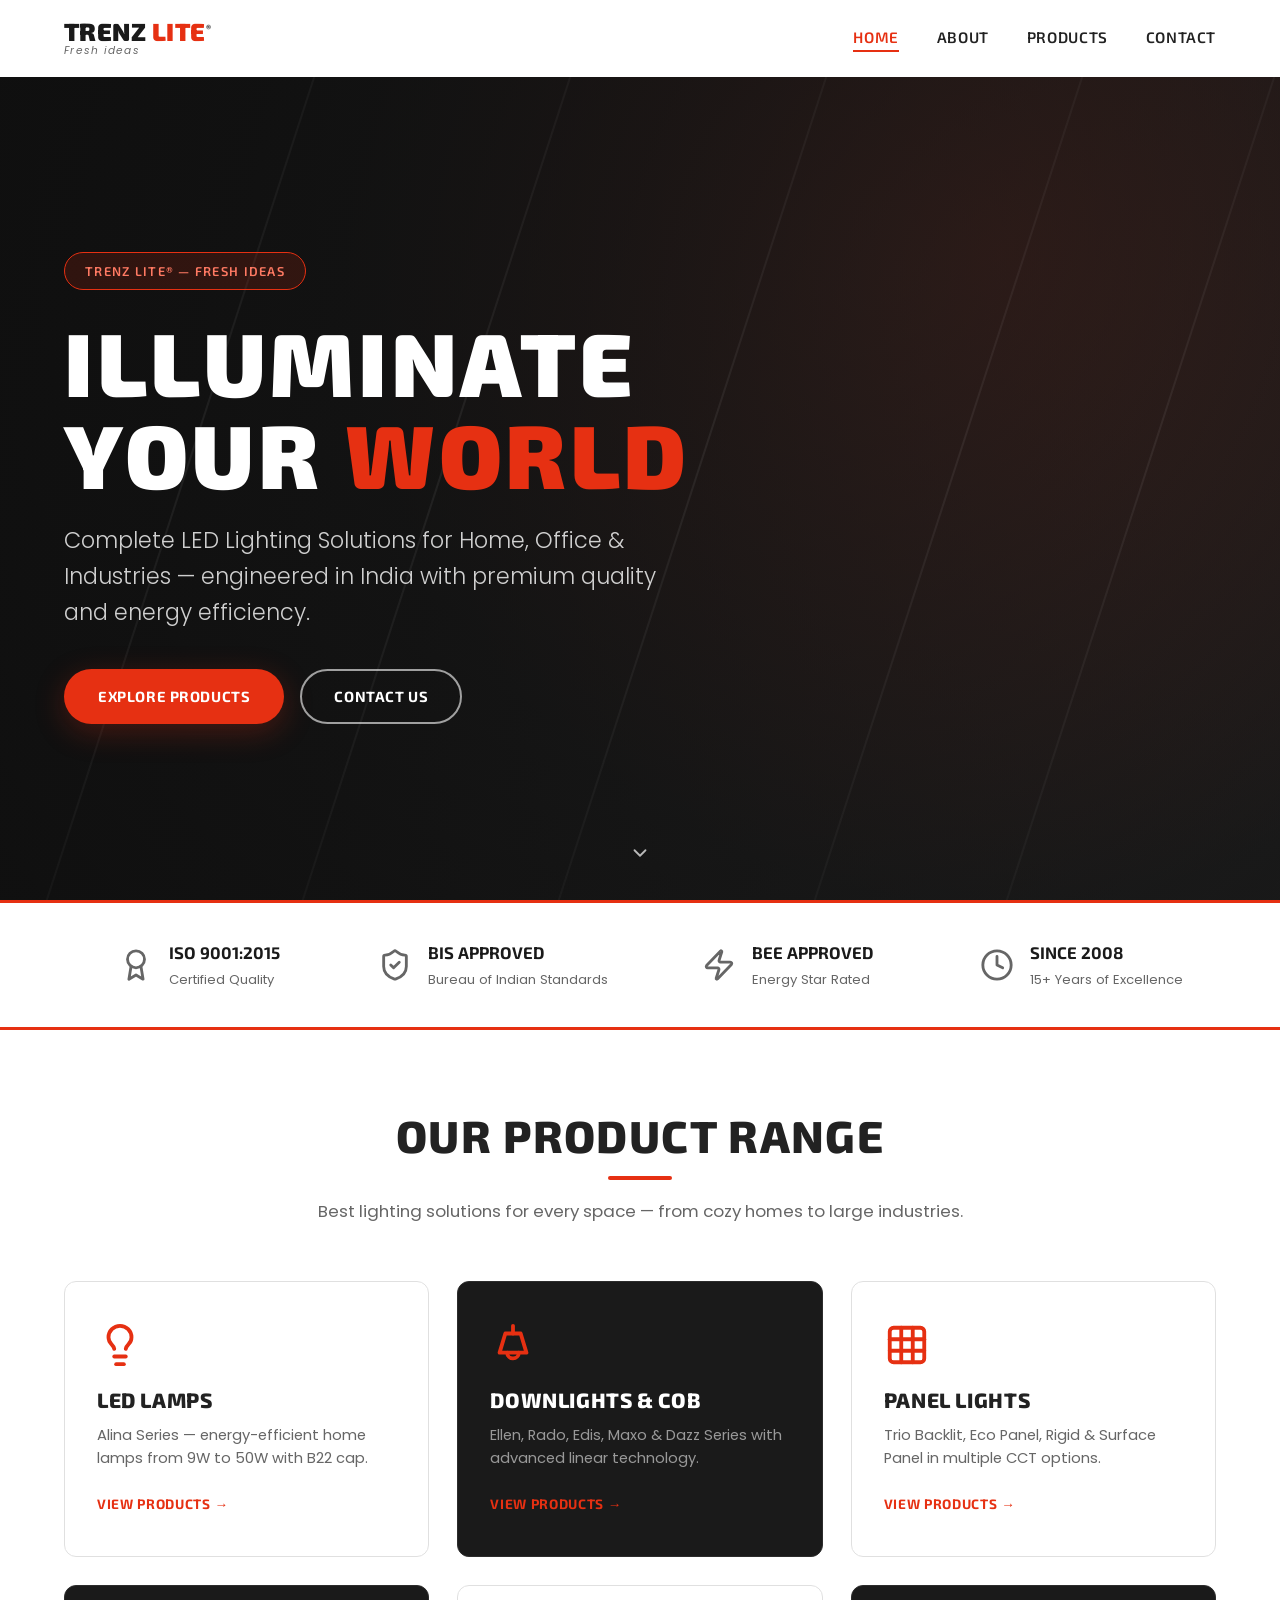
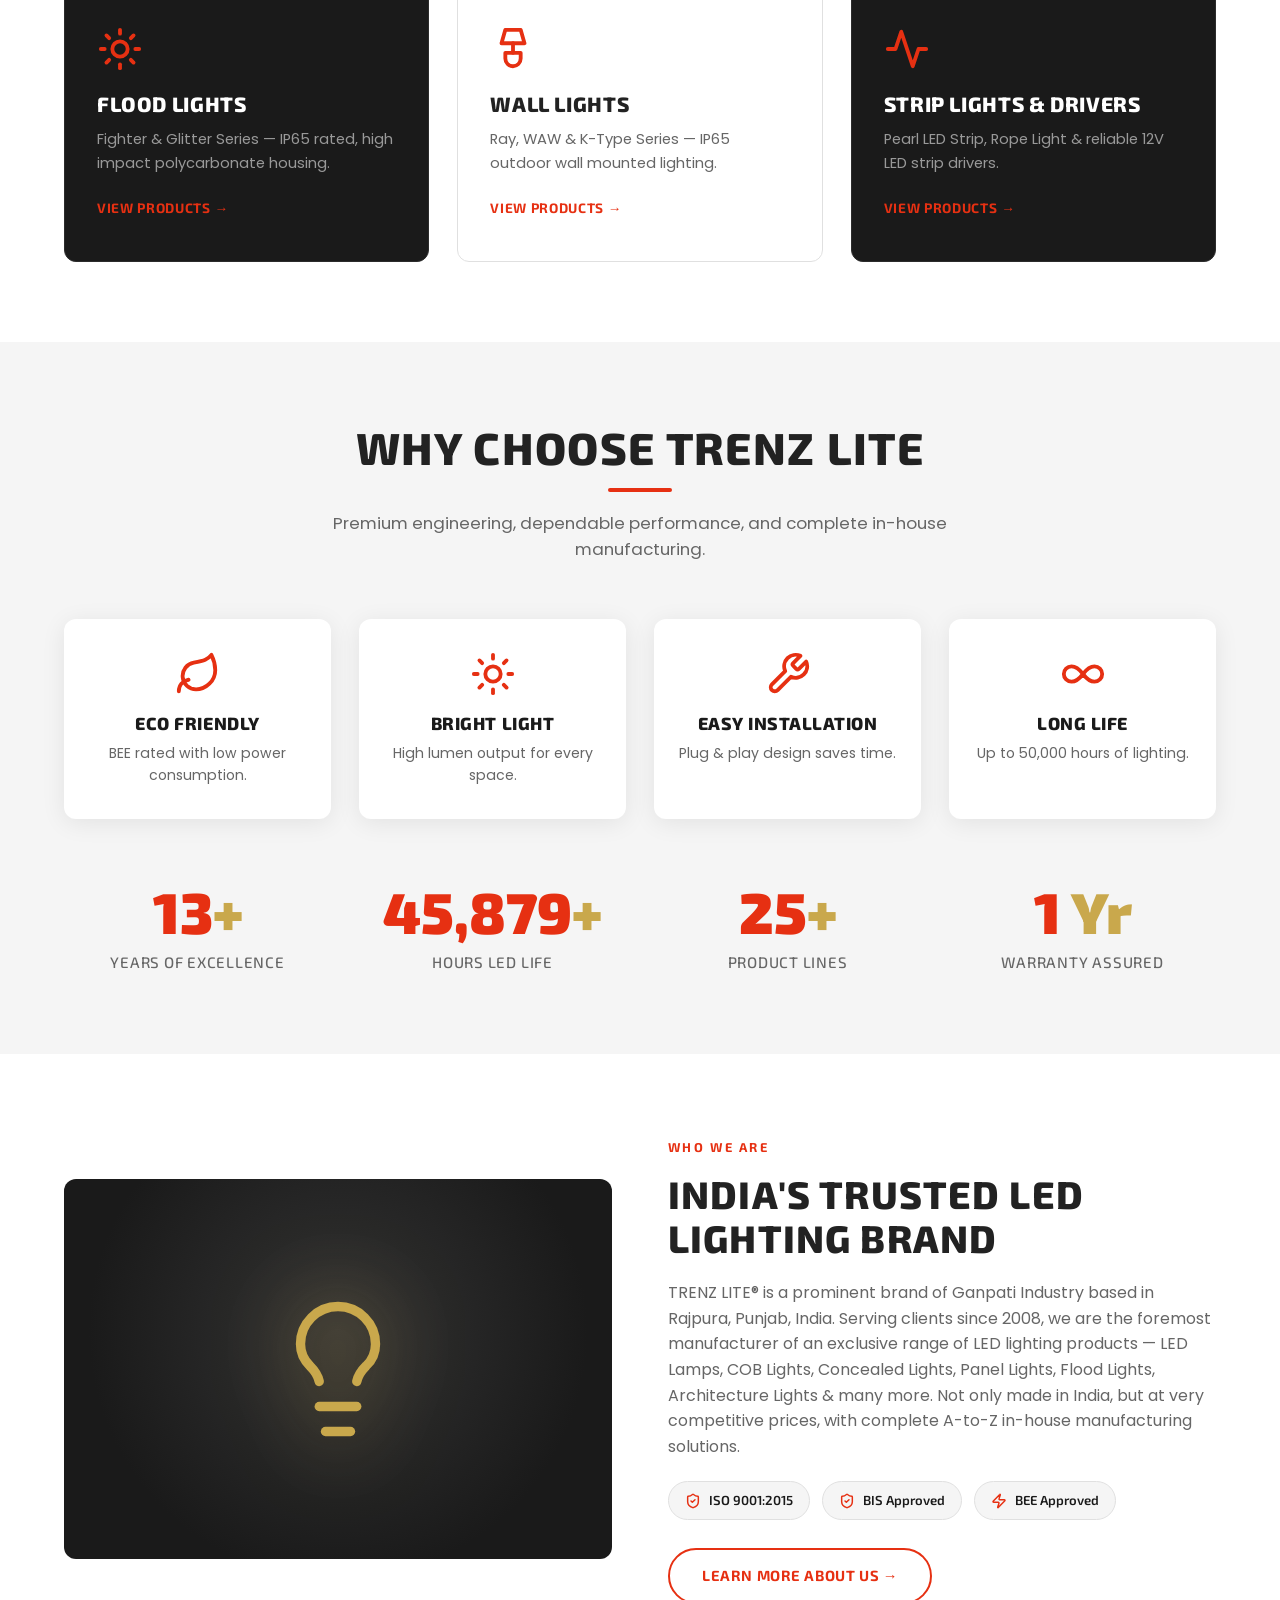
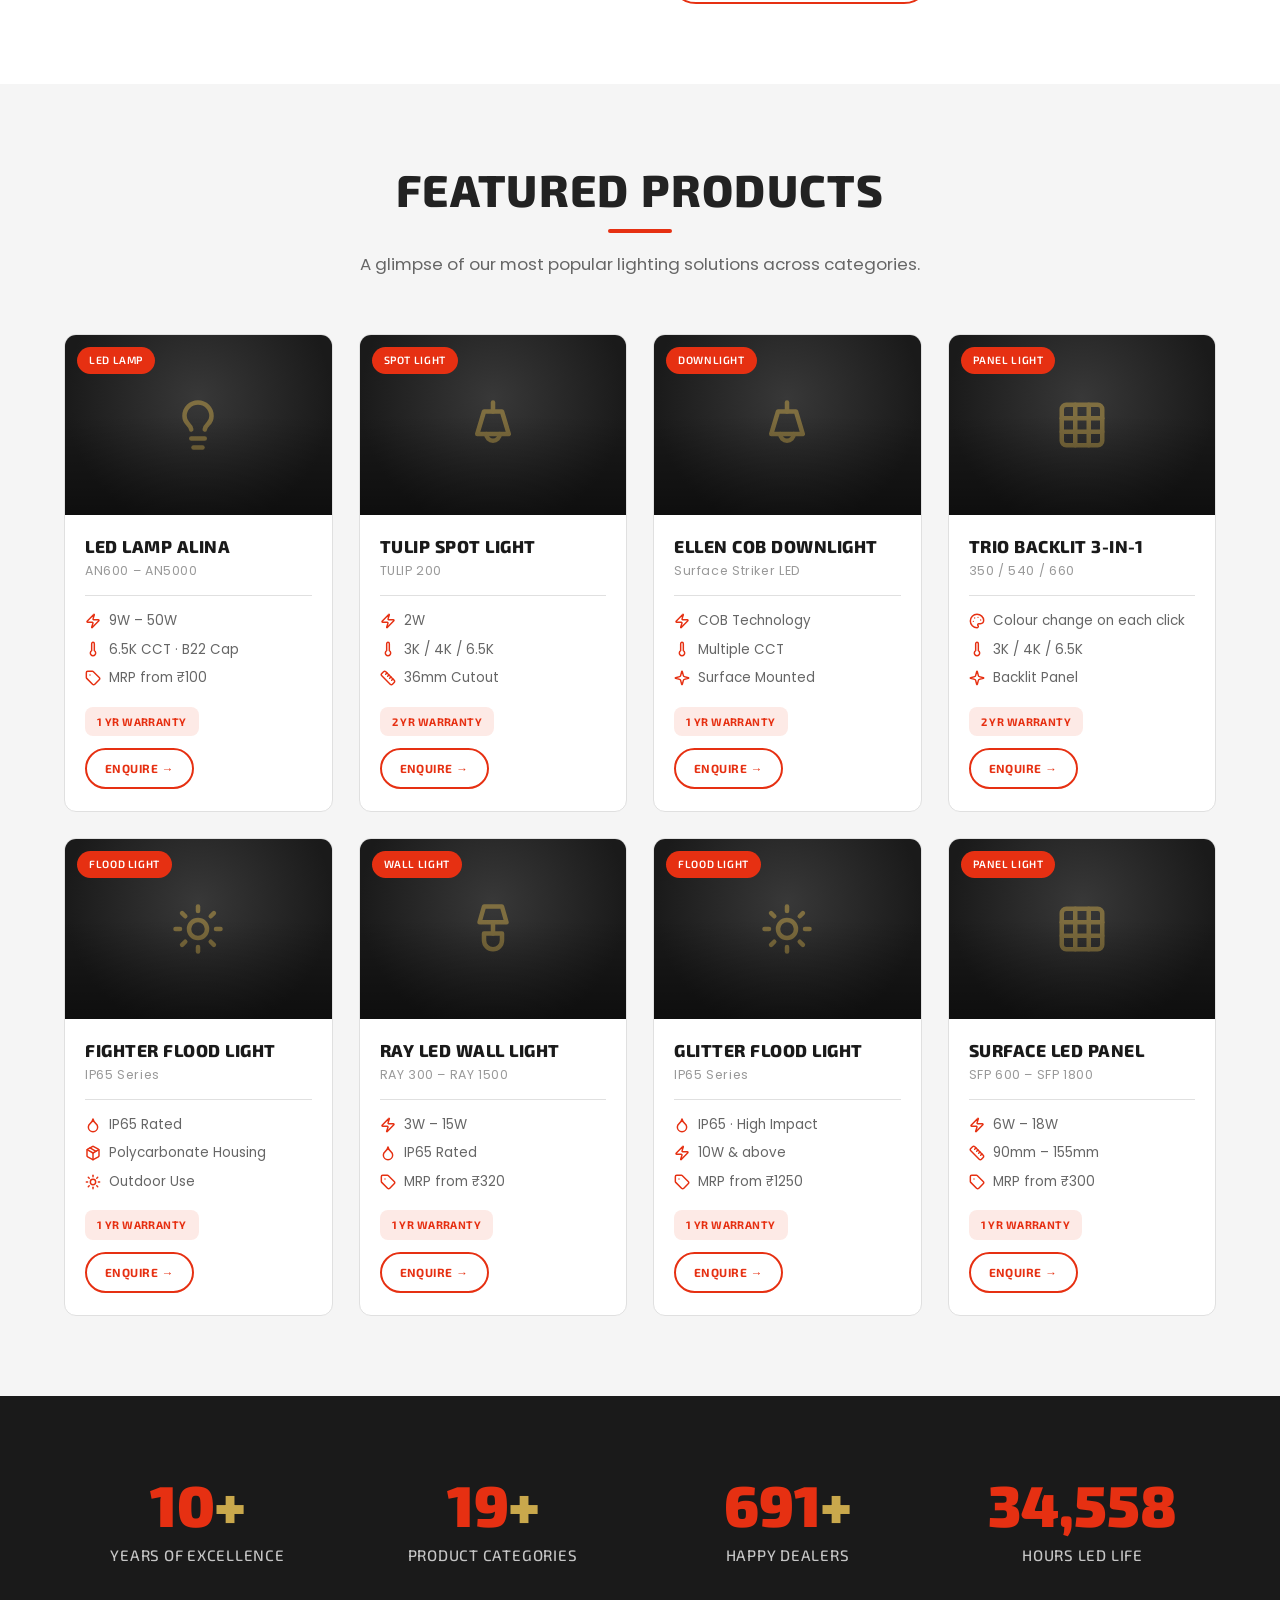
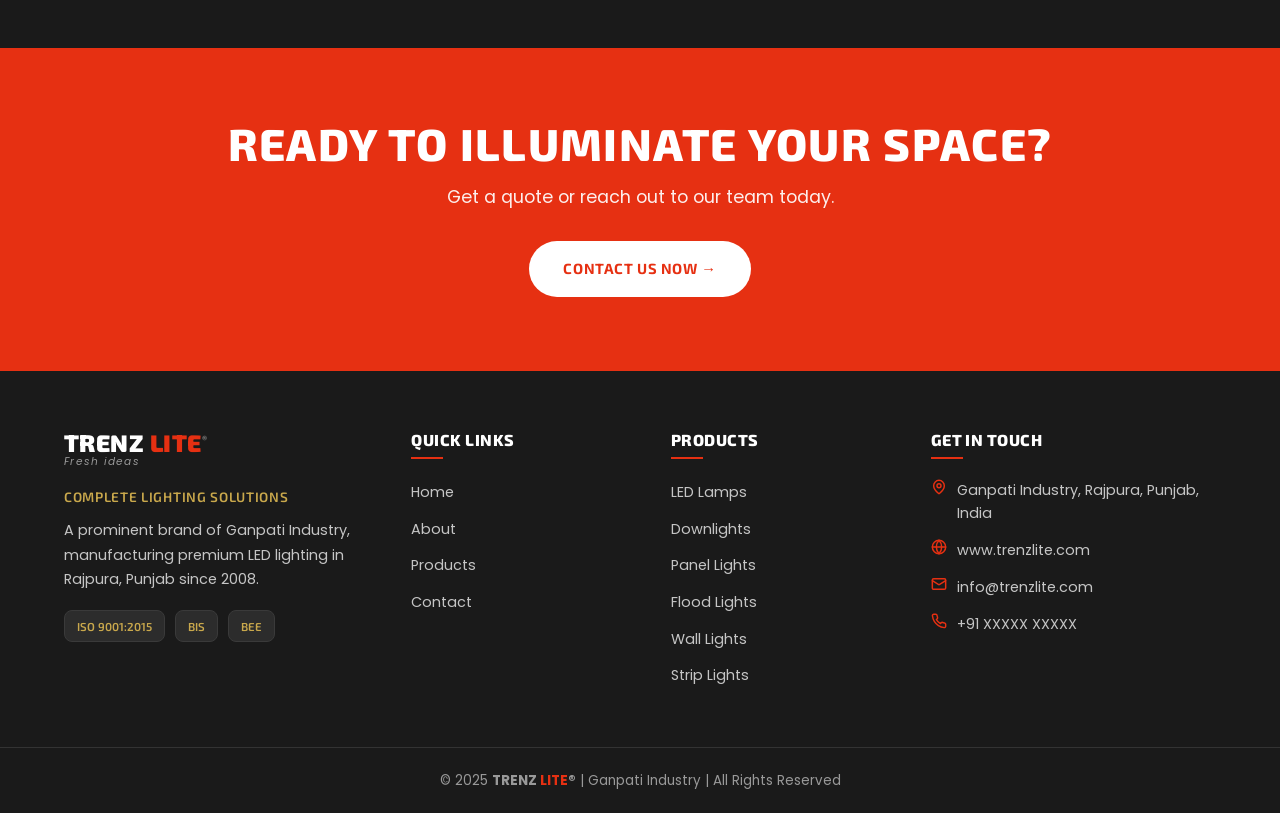
<file: index.html>
<!DOCTYPE html>
<html lang="en">
<head>
  <meta charset="UTF-8" />
  <meta name="viewport" content="width=device-width, initial-scale=1.0" />
  <title>TRENZ LITE® — Fresh Ideas | Complete LED Lighting Solutions</title>
  <meta name="description" content="TRENZ LITE® by Ganpati Industry, Rajpura, Punjab — premium LED lighting solutions for home, office & industry. ISO 9001:2015, BIS & BEE approved. Since 2008." />
  <link rel="preconnect" href="https://fonts.googleapis.com" />
  <link rel="preconnect" href="https://fonts.gstatic.com" crossorigin />
  <link rel="stylesheet" href="css/styles.css" />
</head>
<body>

  <!-- ===================== SVG ICON SPRITE ===================== -->
  <svg width="0" height="0" style="position:absolute" aria-hidden="true" focusable="false">
    <defs>
      <symbol id="i-award" viewBox="0 0 24 24"><circle cx="12" cy="8" r="6"/><path d="M15.477 12.89 17 22l-5-3-5 3 1.523-9.11"/></symbol>
      <symbol id="i-shield" viewBox="0 0 24 24"><path d="M20 13c0 5-3.5 7.5-7.66 8.95a1 1 0 0 1-.67-.01C7.5 20.5 4 18 4 13V6a1 1 0 0 1 1-1c2 0 4.5-1.2 6.24-2.72a1.17 1.17 0 0 1 1.52 0C14.51 3.81 17 5 19 5a1 1 0 0 1 1 1z"/><path d="m9 12 2 2 4-4"/></symbol>
      <symbol id="i-zap" viewBox="0 0 24 24"><path d="M4 14a1 1 0 0 1-.78-1.63l9.9-10.2a.5.5 0 0 1 .86.46l-1.92 6.02A1 1 0 0 0 13 10h7a1 1 0 0 1 .78 1.63l-9.9 10.2a.5.5 0 0 1-.86-.46l1.92-6.02A1 1 0 0 0 11 14z"/></symbol>
      <symbol id="i-clock" viewBox="0 0 24 24"><circle cx="12" cy="12" r="10"/><polyline points="12 6 12 12 16 14"/></symbol>
      <symbol id="i-leaf" viewBox="0 0 24 24"><path d="M11 20A7 7 0 0 1 9.8 6.1C15.5 5 17 4.48 19 2c1 2 2 4.18 2 8 0 5.5-4.78 10-10 10Z"/><path d="M2 21c0-3 1.85-5.36 5.08-6"/></symbol>
      <symbol id="i-sun" viewBox="0 0 24 24"><circle cx="12" cy="12" r="4"/><path d="M12 2v2"/><path d="M12 20v2"/><path d="m4.93 4.93 1.41 1.41"/><path d="m17.66 17.66 1.41 1.41"/><path d="M2 12h2"/><path d="M20 12h2"/><path d="m6.34 17.66-1.41 1.41"/><path d="m19.07 4.93-1.41 1.41"/></symbol>
      <symbol id="i-wrench" viewBox="0 0 24 24"><path d="M14.7 6.3a1 1 0 0 0 0 1.4l1.6 1.6a1 1 0 0 0 1.4 0l3.77-3.77a6 6 0 0 1-7.94 7.94l-6.91 6.91a2.12 2.12 0 0 1-3-3l6.91-6.91a6 6 0 0 1 7.94-7.94l-3.76 3.76z"/></symbol>
      <symbol id="i-infinity" viewBox="0 0 24 24"><path d="M12 12c-2-2.67-4-4-6-4a4 4 0 0 0 0 8c2 0 4-1.33 6-4Zm0 0c2 2.67 4 4 6 4a4 4 0 0 0 0-8c-2 0-4 1.33-6 4Z"/></symbol>
      <symbol id="i-bulb" viewBox="0 0 24 24"><path d="M15 14c.2-1 .7-1.7 1.5-2.5 1-.9 1.5-2.2 1.5-3.5A6 6 0 0 0 6 8c0 1 .2 2.2 1.5 3.5.8.8 1.3 1.5 1.5 2.5"/><path d="M9 18h6"/><path d="M10 22h4"/></symbol>
      <symbol id="i-downlight" viewBox="0 0 24 24"><path d="M12 2v4"/><path d="M5 16 8 6h8l3 10Z"/><path d="M9 16a3 3 0 0 0 6 0"/></symbol>
      <symbol id="i-grid" viewBox="0 0 24 24"><rect width="18" height="18" x="3" y="3" rx="2"/><path d="M3 9h18"/><path d="M3 15h18"/><path d="M9 3v18"/><path d="M15 3v18"/></symbol>
      <symbol id="i-wall" viewBox="0 0 24 24"><path d="M8 2h8l2 7H6Z"/><path d="M12 9v5"/><path d="M8 14h8v3a4 4 0 0 1-8 0Z"/></symbol>
      <symbol id="i-strip" viewBox="0 0 24 24"><path d="M22 12h-4l-3 9L9 3l-3 9H2"/></symbol>
      <symbol id="i-factory" viewBox="0 0 24 24"><path d="M2 20a2 2 0 0 0 2 2h16a2 2 0 0 0 2-2V8l-7 5V8l-7 5V4a2 2 0 0 0-2-2H4a2 2 0 0 0-2 2Z"/><path d="M17 18h1"/><path d="M12 18h1"/><path d="M7 18h1"/></symbol>
      <symbol id="i-cpu" viewBox="0 0 24 24"><rect width="16" height="16" x="4" y="4" rx="2"/><rect width="6" height="6" x="9" y="9" rx="1"/><path d="M15 2v2"/><path d="M15 20v2"/><path d="M2 15h2"/><path d="M2 9h2"/><path d="M20 15h2"/><path d="M20 9h2"/><path d="M9 2v2"/><path d="M9 20v2"/></symbol>
      <symbol id="i-flame" viewBox="0 0 24 24"><path d="M8.5 14.5A2.5 2.5 0 0 0 11 12c0-1.38-.5-2-1-3-1.072-2.143-.224-4.054 2-6 .5 2.5 2 4.9 4 6.5 2 1.6 3 3.5 3 5.5a7 7 0 1 1-14 0c0-1.153.433-2.294 1-3a2.5 2.5 0 0 0 2.5 2.5z"/></symbol>
      <symbol id="i-package" viewBox="0 0 24 24"><path d="m7.5 4.27 9 5.15"/><path d="M21 8a2 2 0 0 0-1-1.73l-7-4a2 2 0 0 0-2 0l-7 4A2 2 0 0 0 3 8v8a2 2 0 0 0 1 1.73l7 4a2 2 0 0 0 2 0l7-4A2 2 0 0 0 21 16Z"/><path d="m3.3 7 8.7 5 8.7-5"/><path d="M12 22V12"/></symbol>
      <symbol id="i-settings" viewBox="0 0 24 24"><path d="M12.22 2h-.44a2 2 0 0 0-2 2v.18a2 2 0 0 1-1 1.73l-.43.25a2 2 0 0 1-2 0l-.15-.08a2 2 0 0 0-2.73.73l-.22.38a2 2 0 0 0 .73 2.73l.15.1a2 2 0 0 1 1 1.72v.51a2 2 0 0 1-1 1.74l-.15.09a2 2 0 0 0-.73 2.73l.22.38a2 2 0 0 0 2.73.73l.15-.08a2 2 0 0 1 2 0l.43.25a2 2 0 0 1 1 1.73V20a2 2 0 0 0 2 2h.44a2 2 0 0 0 2-2v-.18a2 2 0 0 1 1-1.73l.43-.25a2 2 0 0 1 2 0l.15.08a2 2 0 0 0 2.73-.73l.22-.39a2 2 0 0 0-.73-2.73l-.15-.08a2 2 0 0 1-1-1.74v-.5a2 2 0 0 1 1-1.74l.15-.09a2 2 0 0 0 .73-2.73l-.22-.38a2 2 0 0 0-2.73-.73l-.15.08a2 2 0 0 1-2 0l-.43-.25a2 2 0 0 1-1-1.73V4a2 2 0 0 0-2-2z"/><circle cx="12" cy="12" r="3"/></symbol>
      <symbol id="i-hammer" viewBox="0 0 24 24"><path d="m15 12-8.5 8.5a2.12 2.12 0 1 1-3-3L12 9"/><path d="M17.64 15 22 10.64"/><path d="m20.91 11.7-1.25-1.25c-.6-.6-.93-1.4-.93-2.25v-.86L16.01 4.6a5.56 5.56 0 0 0-3.94-1.64H9l.92.82A6.18 6.18 0 0 1 12 8.4v1.56l2 2h2.47l2.26 1.91"/></symbol>
      <symbol id="i-pin" viewBox="0 0 24 24"><path d="M20 10c0 4.993-5.539 10.193-7.399 11.799a1 1 0 0 1-1.202 0C9.539 20.193 4 14.993 4 10a8 8 0 0 1 16 0"/><circle cx="12" cy="10" r="3"/></symbol>
      <symbol id="i-globe" viewBox="0 0 24 24"><circle cx="12" cy="12" r="10"/><path d="M12 2a14.5 14.5 0 0 0 0 20 14.5 14.5 0 0 0 0-20"/><path d="M2 12h20"/></symbol>
      <symbol id="i-mail" viewBox="0 0 24 24"><rect width="20" height="16" x="2" y="4" rx="2"/><path d="m22 7-8.97 5.7a1.94 1.94 0 0 1-2.06 0L2 7"/></symbol>
      <symbol id="i-phone" viewBox="0 0 24 24"><path d="M22 16.92v3a2 2 0 0 1-2.18 2 19.79 19.79 0 0 1-8.63-3.07 19.5 19.5 0 0 1-6-6 19.79 19.79 0 0 1-3.07-8.67A2 2 0 0 1 4.11 2h3a2 2 0 0 1 2 1.72 12.84 12.84 0 0 0 .7 2.81 2 2 0 0 1-.45 2.11L8.09 9.91a16 16 0 0 0 6 6l1.27-1.27a2 2 0 0 1 2.11-.45 12.84 12.84 0 0 0 2.81.7A2 2 0 0 1 22 16.92z"/></symbol>
      <symbol id="i-temp" viewBox="0 0 24 24"><path d="M14 4v10.54a4 4 0 1 1-4 0V4a2 2 0 0 1 4 0Z"/></symbol>
      <symbol id="i-drop" viewBox="0 0 24 24"><path d="M12 22a7 7 0 0 0 7-7c0-2-1-3.9-3-5.5s-3.5-4-4-6.5c-.5 2.5-2 4.9-4 6.5C6 11.1 5 13 5 15a7 7 0 0 0 7 7z"/></symbol>
      <symbol id="i-tag" viewBox="0 0 24 24"><path d="M12.586 2.586A2 2 0 0 0 11.172 2H4a2 2 0 0 0-2 2v7.172a2 2 0 0 0 .586 1.414l8.704 8.704a2.426 2.426 0 0 0 3.42 0l6.58-6.58a2.426 2.426 0 0 0 0-3.42z"/><circle cx="7.5" cy="7.5" r="1" fill="currentColor" stroke="none"/></symbol>
      <symbol id="i-palette" viewBox="0 0 24 24"><path d="M12 22a1 1 0 0 1 0-20 10 9 0 0 1 10 9 5 5 0 0 1-5 5h-2.25a1.75 1.75 0 0 0-1.4 2.8l.3.4a1.75 1.75 0 0 1-1.4 2.8z"/><circle cx="13.5" cy="6.5" r="1" fill="currentColor" stroke="none"/><circle cx="17.5" cy="10.5" r="1" fill="currentColor" stroke="none"/><circle cx="6.5" cy="12.5" r="1" fill="currentColor" stroke="none"/><circle cx="8.5" cy="7.5" r="1" fill="currentColor" stroke="none"/></symbol>
      <symbol id="i-ruler" viewBox="0 0 24 24"><path d="M21.3 15.3a2.4 2.4 0 0 1 0 3.4l-2.6 2.6a2.4 2.4 0 0 1-3.4 0L2.7 8.7a2.41 2.41 0 0 1 0-3.4l2.6-2.6a2.41 2.41 0 0 1 3.4 0Z"/><path d="m14.5 12.5 2-2"/><path d="m11.5 9.5 2-2"/><path d="m8.5 6.5 2-2"/><path d="m17.5 15.5 2-2"/></symbol>
      <symbol id="i-target" viewBox="0 0 24 24"><circle cx="12" cy="12" r="10"/><circle cx="12" cy="12" r="6"/><circle cx="12" cy="12" r="2"/></symbol>
      <symbol id="i-route" viewBox="0 0 24 24"><circle cx="6" cy="19" r="3"/><path d="M9 19h8.5a3.5 3.5 0 0 0 0-7h-11a3.5 3.5 0 0 1 0-7H15"/><circle cx="18" cy="5" r="3"/></symbol>
      <symbol id="i-sparkle" viewBox="0 0 24 24"><path d="M9.937 15.5A2 2 0 0 0 8.5 14.063l-6.135-1.582a.5.5 0 0 1 0-.962L8.5 9.936A2 2 0 0 0 9.937 8.5l1.582-6.135a.5.5 0 0 1 .962 0L14.063 8.5A2 2 0 0 0 15.5 9.937l6.135 1.581a.5.5 0 0 1 0 .964L15.5 14.063a2 2 0 0 0-1.437 1.437l-1.582 6.135a.5.5 0 0 1-.962 0z"/></symbol>
      <symbol id="i-power" viewBox="0 0 24 24"><path d="M12 22v-5"/><path d="M9 8V2"/><path d="M15 8V2"/><path d="M18 8v5a4 4 0 0 1-4 4h-4a4 4 0 0 1-4-4V8Z"/></symbol>
      <symbol id="i-chevron-down" viewBox="0 0 24 24"><path d="m6 9 6 6 6-6"/></symbol>
      <symbol id="i-arrow-right" viewBox="0 0 24 24"><path d="M5 12h14"/><path d="m12 5 7 7-7 7"/></symbol>
    </defs>
  </svg>

  <!-- ===================== NAVBAR ===================== -->
  <header class="navbar">
    <div class="container">
      <a href="index.html" class="logo" aria-label="TRENZ LITE Home">
        <span class="logo__main"><span class="trenz">TRENZ</span> <span class="lite">LITE</span><span class="reg">®</span></span>
        <span class="logo__tag">Fresh ideas</span>
      </a>
      <nav>
        <ul class="nav-links" id="navLinks">
          <li><a href="index.html">Home</a></li>
          <li><a href="about.html">About</a></li>
          <li><a href="products.html">Products</a></li>
          <li><a href="contact.html">Contact</a></li>
        </ul>
      </nav>
      <button type="button" class="hamburger" id="hamburger" aria-label="Toggle menu" aria-expanded="false" aria-controls="navLinks">
        <span></span><span></span><span></span>
      </button>
    </div>
  </header>

  <main>
    <!-- ===================== HERO ===================== -->
    <section class="hero">
      <div class="hero__bg" id="heroBg">
        <div class="hero__slide active" style="background-image:url('https://images.unsplash.com/photo-1522071820081-009f0129c71c?auto=format&fit=crop&w=1920&q=80')"></div>
        <div class="hero__slide" style="background-image:url('https://images.unsplash.com/photo-1521737604893-d14cc237f11d?auto=format&fit=crop&w=1920&q=80')"></div>
        <div class="hero__slide" style="background-image:url('https://images.unsplash.com/photo-1600880292203-757bb62b4baf?auto=format&fit=crop&w=1920&q=80')"></div>
        <div class="hero__slide" style="background-image:url('https://images.unsplash.com/photo-1531545514256-b1400bc00f31?auto=format&fit=crop&w=1920&q=80')"></div>
      </div>
      <div class="hero__overlay"></div>
      <div class="hero__rays">
        <span></span><span></span><span></span><span></span><span></span>
      </div>

      <div class="container">
        <div class="hero__content">
          <span class="hero__badge">TRENZ LITE® — Fresh ideas</span>
          <h1>Illuminate <br />Your <span class="accent">World</span></h1>
          <p class="sub">Complete LED Lighting Solutions for Home, Office &amp; Industries — engineered in India with premium quality and energy efficiency.</p>
          <div class="hero__cta">
            <a href="products.html" class="btn btn--primary">Explore Products</a>
            <a href="contact.html" class="btn btn--outline">Contact Us</a>
          </div>
        </div>
      </div>

      <a href="#categories" class="hero__scroll" aria-label="Scroll down">
        <svg class="svg-ic ic-md"><use href="#i-chevron-down"/></svg>
      </a>
    </section>

    <!-- ===================== TRUST BADGES ===================== -->
    <section class="trust">
      <div class="container">
        <div class="trust__grid">
          <div class="trust__item">
            <span class="trust__icon"><svg class="svg-ic ic-lg"><use href="#i-award"/></svg></span>
            <div><strong>ISO 9001:2015</strong><span>Certified Quality</span></div>
          </div>
          <div class="trust__item">
            <span class="trust__icon"><svg class="svg-ic ic-lg"><use href="#i-shield"/></svg></span>
            <div><strong>BIS Approved</strong><span>Bureau of Indian Standards</span></div>
          </div>
          <div class="trust__item">
            <span class="trust__icon"><svg class="svg-ic ic-lg"><use href="#i-zap"/></svg></span>
            <div><strong>BEE Approved</strong><span>Energy Star Rated</span></div>
          </div>
          <div class="trust__item">
            <span class="trust__icon"><svg class="svg-ic ic-lg"><use href="#i-clock"/></svg></span>
            <div><strong>Since 2008</strong><span>15+ Years of Excellence</span></div>
          </div>
        </div>
      </div>
    </section>

    <!-- ===================== PRODUCT CATEGORIES ===================== -->
    <section class="section" id="categories">
      <div class="container">
        <div class="section-head reveal">
          <h2>Our Product Range</h2>
          <p>Best lighting solutions for every space — from cozy homes to large industries.</p>
        </div>

        <div class="cat-grid">
          <article class="cat-card reveal">
            <span class="cat-card__icon"><svg class="svg-ic ic-xl"><use href="#i-bulb"/></svg></span>
            <h3>LED Lamps</h3>
            <p>Alina Series — energy-efficient home lamps from 9W to 50W with B22 cap.</p>
            <a href="products.html" class="cat-card__link">View Products →</a>
          </article>

          <article class="cat-card cat-card--dark reveal">
            <span class="cat-card__icon"><svg class="svg-ic ic-xl"><use href="#i-downlight"/></svg></span>
            <h3>Downlights &amp; COB</h3>
            <p>Ellen, Rado, Edis, Maxo &amp; Dazz Series with advanced linear technology.</p>
            <a href="products.html" class="cat-card__link">View Products →</a>
          </article>

          <article class="cat-card reveal">
            <span class="cat-card__icon"><svg class="svg-ic ic-xl"><use href="#i-grid"/></svg></span>
            <h3>Panel Lights</h3>
            <p>Trio Backlit, Eco Panel, Rigid &amp; Surface Panel in multiple CCT options.</p>
            <a href="products.html" class="cat-card__link">View Products →</a>
          </article>

          <article class="cat-card cat-card--dark reveal">
            <span class="cat-card__icon"><svg class="svg-ic ic-xl"><use href="#i-sun"/></svg></span>
            <h3>Flood Lights</h3>
            <p>Fighter &amp; Glitter Series — IP65 rated, high impact polycarbonate housing.</p>
            <a href="products.html" class="cat-card__link">View Products →</a>
          </article>

          <article class="cat-card reveal">
            <span class="cat-card__icon"><svg class="svg-ic ic-xl"><use href="#i-wall"/></svg></span>
            <h3>Wall Lights</h3>
            <p>Ray, WAW &amp; K-Type Series — IP65 outdoor wall mounted lighting.</p>
            <a href="products.html" class="cat-card__link">View Products →</a>
          </article>

          <article class="cat-card cat-card--dark reveal">
            <span class="cat-card__icon"><svg class="svg-ic ic-xl"><use href="#i-strip"/></svg></span>
            <h3>Strip Lights &amp; Drivers</h3>
            <p>Pearl LED Strip, Rope Light &amp; reliable 12V LED strip drivers.</p>
            <a href="products.html" class="cat-card__link">View Products →</a>
          </article>
        </div>
      </div>
    </section>

    <!-- ===================== WHY CHOOSE / FEATURES ===================== -->
    <section class="section section--light">
      <div class="container">
        <div class="section-head reveal">
          <h2>Why Choose TRENZ LITE</h2>
          <p>Premium engineering, dependable performance, and complete in-house manufacturing.</p>
        </div>

        <div class="features">
          <div class="feature reveal">
            <div class="feature__icon"><svg class="svg-ic ic-xl"><use href="#i-leaf"/></svg></div>
            <h4>Eco Friendly</h4>
            <p>BEE rated with low power consumption.</p>
          </div>
          <div class="feature reveal">
            <div class="feature__icon"><svg class="svg-ic ic-xl"><use href="#i-sun"/></svg></div>
            <h4>Bright Light</h4>
            <p>High lumen output for every space.</p>
          </div>
          <div class="feature reveal">
            <div class="feature__icon"><svg class="svg-ic ic-xl"><use href="#i-wrench"/></svg></div>
            <h4>Easy Installation</h4>
            <p>Plug &amp; play design saves time.</p>
          </div>
          <div class="feature reveal">
            <div class="feature__icon"><svg class="svg-ic ic-xl"><use href="#i-infinity"/></svg></div>
            <h4>Long Life</h4>
            <p>Up to 50,000 hours of lighting.</p>
          </div>
        </div>

        <div class="stats stats--light">
          <div class="reveal">
            <div class="stat__num"><span data-count="15">0</span><span class="suffix">+</span></div>
            <div class="stat__label">Years of Excellence</div>
          </div>
          <div class="reveal">
            <div class="stat__num"><span data-count="50000">0</span><span class="suffix">+</span></div>
            <div class="stat__label">Hours LED Life</div>
          </div>
          <div class="reveal">
            <div class="stat__num"><span data-count="28">0</span><span class="suffix">+</span></div>
            <div class="stat__label">Product Lines</div>
          </div>
          <div class="reveal">
            <div class="stat__num">1 <span class="suffix">Yr</span></div>
            <div class="stat__label">Warranty Assured</div>
          </div>
        </div>
      </div>
    </section>

    <!-- ===================== ABOUT SNAPSHOT ===================== -->
    <section class="section">
      <div class="container">
        <div class="split">
          <div class="split__visual reveal">
            <svg class="svg-ic bulb"><use href="#i-bulb"/></svg>
          </div>
          <div class="split__content reveal">
            <span class="eyebrow">Who We Are</span>
            <h2>India's Trusted LED Lighting Brand</h2>
            <p>TRENZ LITE® is a prominent brand of Ganpati Industry based in Rajpura, Punjab, India. Serving clients since 2008, we are the foremost manufacturer of an exclusive range of LED lighting products — LED Lamps, COB Lights, Concealed Lights, Panel Lights, Flood Lights, Architecture Lights &amp; many more. Not only made in India, but at very competitive prices, with complete A-to-Z in-house manufacturing solutions.</p>
            <div class="cert-row">
              <span class="cert-pill"><svg class="svg-ic ic-sm"><use href="#i-shield"/></svg> ISO 9001:2015</span>
              <span class="cert-pill"><svg class="svg-ic ic-sm"><use href="#i-shield"/></svg> BIS Approved</span>
              <span class="cert-pill"><svg class="svg-ic ic-sm"><use href="#i-zap"/></svg> BEE Approved</span>
            </div>
            <a href="about.html" class="btn btn--red-outline">Learn More About Us →</a>
          </div>
        </div>
      </div>
    </section>

    <!-- ===================== FEATURED PRODUCTS ===================== -->
    <section class="section section--light">
      <div class="container">
        <div class="section-head reveal">
          <h2>Featured Products</h2>
          <p>A glimpse of our most popular lighting solutions across categories.</p>
        </div>

        <div class="product-grid">
          <article class="product-card reveal">
            <div class="product-card__media">
              <svg class="svg-ic pc-fallback"><use href="#i-bulb"/></svg>
              <img class="product-card__img" src="https://picsum.photos/seed/tlf1/600/420" alt="LED Lamp Alina" loading="lazy" onerror="this.remove()" />
              <span class="product-card__cat">LED Lamp</span>
            </div>
            <div class="product-card__body">
              <h3>LED Lamp Alina</h3>
              <p class="product-card__model">AN600 – AN5000</p>
              <ul class="product-card__specs">
                <li><svg class="svg-ic ic-sm"><use href="#i-zap"/></svg> 9W – 50W</li>
                <li><svg class="svg-ic ic-sm"><use href="#i-temp"/></svg> 6.5K CCT · B22 Cap</li>
                <li><svg class="svg-ic ic-sm"><use href="#i-tag"/></svg> MRP from ₹100</li>
              </ul>
              <div class="product-card__foot"><span class="warranty-badge">1 Yr Warranty</span><a href="contact.html" class="btn btn--red-outline btn--sm">Enquire →</a></div>
            </div>
          </article>

          <article class="product-card reveal">
            <div class="product-card__media">
              <svg class="svg-ic pc-fallback"><use href="#i-downlight"/></svg>
              <img class="product-card__img" src="https://picsum.photos/seed/tlf2/600/420" alt="Tulip Spot Light" loading="lazy" onerror="this.remove()" />
              <span class="product-card__cat">Spot Light</span>
            </div>
            <div class="product-card__body">
              <h3>Tulip Spot Light</h3>
              <p class="product-card__model">TULIP 200</p>
              <ul class="product-card__specs">
                <li><svg class="svg-ic ic-sm"><use href="#i-zap"/></svg> 2W</li>
                <li><svg class="svg-ic ic-sm"><use href="#i-temp"/></svg> 3K / 4K / 6.5K</li>
                <li><svg class="svg-ic ic-sm"><use href="#i-ruler"/></svg> 36mm Cutout</li>
              </ul>
              <div class="product-card__foot"><span class="warranty-badge">2 Yr Warranty</span><a href="contact.html" class="btn btn--red-outline btn--sm">Enquire →</a></div>
            </div>
          </article>

          <article class="product-card reveal">
            <div class="product-card__media">
              <svg class="svg-ic pc-fallback"><use href="#i-downlight"/></svg>
              <img class="product-card__img" src="https://picsum.photos/seed/tlf3/600/420" alt="Ellen COB Downlight" loading="lazy" onerror="this.remove()" />
              <span class="product-card__cat">Downlight</span>
            </div>
            <div class="product-card__body">
              <h3>Ellen COB Downlight</h3>
              <p class="product-card__model">Surface Striker LED</p>
              <ul class="product-card__specs">
                <li><svg class="svg-ic ic-sm"><use href="#i-zap"/></svg> COB Technology</li>
                <li><svg class="svg-ic ic-sm"><use href="#i-temp"/></svg> Multiple CCT</li>
                <li><svg class="svg-ic ic-sm"><use href="#i-sparkle"/></svg> Surface Mounted</li>
              </ul>
              <div class="product-card__foot"><span class="warranty-badge">1 Yr Warranty</span><a href="contact.html" class="btn btn--red-outline btn--sm">Enquire →</a></div>
            </div>
          </article>

          <article class="product-card reveal">
            <div class="product-card__media">
              <svg class="svg-ic pc-fallback"><use href="#i-grid"/></svg>
              <img class="product-card__img" src="https://picsum.photos/seed/tlf4/600/420" alt="Trio Backlit Panel 3-in-1" loading="lazy" onerror="this.remove()" />
              <span class="product-card__cat">Panel Light</span>
            </div>
            <div class="product-card__body">
              <h3>Trio Backlit 3-in-1</h3>
              <p class="product-card__model">350 / 540 / 660</p>
              <ul class="product-card__specs">
                <li><svg class="svg-ic ic-sm"><use href="#i-palette"/></svg> Colour change on each click</li>
                <li><svg class="svg-ic ic-sm"><use href="#i-temp"/></svg> 3K / 4K / 6.5K</li>
                <li><svg class="svg-ic ic-sm"><use href="#i-sparkle"/></svg> Backlit Panel</li>
              </ul>
              <div class="product-card__foot"><span class="warranty-badge">2 Yr Warranty</span><a href="contact.html" class="btn btn--red-outline btn--sm">Enquire →</a></div>
            </div>
          </article>

          <article class="product-card reveal">
            <div class="product-card__media">
              <svg class="svg-ic pc-fallback"><use href="#i-sun"/></svg>
              <img class="product-card__img" src="https://picsum.photos/seed/tlf5/600/420" alt="Fighter Flood Light" loading="lazy" onerror="this.remove()" />
              <span class="product-card__cat">Flood Light</span>
            </div>
            <div class="product-card__body">
              <h3>Fighter Flood Light</h3>
              <p class="product-card__model">IP65 Series</p>
              <ul class="product-card__specs">
                <li><svg class="svg-ic ic-sm"><use href="#i-drop"/></svg> IP65 Rated</li>
                <li><svg class="svg-ic ic-sm"><use href="#i-package"/></svg> Polycarbonate Housing</li>
                <li><svg class="svg-ic ic-sm"><use href="#i-sun"/></svg> Outdoor Use</li>
              </ul>
              <div class="product-card__foot"><span class="warranty-badge">1 Yr Warranty</span><a href="contact.html" class="btn btn--red-outline btn--sm">Enquire →</a></div>
            </div>
          </article>

          <article class="product-card reveal">
            <div class="product-card__media">
              <svg class="svg-ic pc-fallback"><use href="#i-wall"/></svg>
              <img class="product-card__img" src="https://picsum.photos/seed/tlf6/600/420" alt="Ray LED Wall Light" loading="lazy" onerror="this.remove()" />
              <span class="product-card__cat">Wall Light</span>
            </div>
            <div class="product-card__body">
              <h3>Ray LED Wall Light</h3>
              <p class="product-card__model">RAY 300 – RAY 1500</p>
              <ul class="product-card__specs">
                <li><svg class="svg-ic ic-sm"><use href="#i-zap"/></svg> 3W – 15W</li>
                <li><svg class="svg-ic ic-sm"><use href="#i-drop"/></svg> IP65 Rated</li>
                <li><svg class="svg-ic ic-sm"><use href="#i-tag"/></svg> MRP from ₹320</li>
              </ul>
              <div class="product-card__foot"><span class="warranty-badge">1 Yr Warranty</span><a href="contact.html" class="btn btn--red-outline btn--sm">Enquire →</a></div>
            </div>
          </article>

          <article class="product-card reveal">
            <div class="product-card__media">
              <svg class="svg-ic pc-fallback"><use href="#i-sun"/></svg>
              <img class="product-card__img" src="https://picsum.photos/seed/tlf7/600/420" alt="Glitter Flood Light" loading="lazy" onerror="this.remove()" />
              <span class="product-card__cat">Flood Light</span>
            </div>
            <div class="product-card__body">
              <h3>Glitter Flood Light</h3>
              <p class="product-card__model">IP65 Series</p>
              <ul class="product-card__specs">
                <li><svg class="svg-ic ic-sm"><use href="#i-drop"/></svg> IP65 · High Impact</li>
                <li><svg class="svg-ic ic-sm"><use href="#i-zap"/></svg> 10W &amp; above</li>
                <li><svg class="svg-ic ic-sm"><use href="#i-tag"/></svg> MRP from ₹1250</li>
              </ul>
              <div class="product-card__foot"><span class="warranty-badge">1 Yr Warranty</span><a href="contact.html" class="btn btn--red-outline btn--sm">Enquire →</a></div>
            </div>
          </article>

          <article class="product-card reveal">
            <div class="product-card__media">
              <svg class="svg-ic pc-fallback"><use href="#i-grid"/></svg>
              <img class="product-card__img" src="https://picsum.photos/seed/tlf8/600/420" alt="Surface LED Panel" loading="lazy" onerror="this.remove()" />
              <span class="product-card__cat">Panel Light</span>
            </div>
            <div class="product-card__body">
              <h3>Surface LED Panel</h3>
              <p class="product-card__model">SFP 600 – SFP 1800</p>
              <ul class="product-card__specs">
                <li><svg class="svg-ic ic-sm"><use href="#i-zap"/></svg> 6W – 18W</li>
                <li><svg class="svg-ic ic-sm"><use href="#i-ruler"/></svg> 90mm – 155mm</li>
                <li><svg class="svg-ic ic-sm"><use href="#i-tag"/></svg> MRP from ₹300</li>
              </ul>
              <div class="product-card__foot"><span class="warranty-badge">1 Yr Warranty</span><a href="contact.html" class="btn btn--red-outline btn--sm">Enquire →</a></div>
            </div>
          </article>
        </div>
      </div>
    </section>

    <!-- ===================== STATS COUNTER (dark) ===================== -->
    <section class="section section--dark">
      <div class="container">
        <div class="stats">
          <div class="reveal">
            <div class="stat__num"><span data-count="15">0</span><span class="suffix">+</span></div>
            <div class="stat__label">Years of Excellence</div>
          </div>
          <div class="reveal">
            <div class="stat__num"><span data-count="28">0</span><span class="suffix">+</span></div>
            <div class="stat__label">Product Categories</div>
          </div>
          <div class="reveal">
            <div class="stat__num"><span data-count="1000">0</span><span class="suffix">+</span></div>
            <div class="stat__label">Happy Dealers</div>
          </div>
          <div class="reveal">
            <div class="stat__num"><span data-count="50000">0</span></div>
            <div class="stat__label">Hours LED Life</div>
          </div>
        </div>
      </div>
    </section>

    <!-- ===================== CTA BANNER ===================== -->
    <section class="cta-banner">
      <div class="container reveal">
        <h2>Ready to Illuminate Your Space?</h2>
        <p>Get a quote or reach out to our team today.</p>
        <a href="contact.html" class="btn btn--light">Contact Us Now →</a>
      </div>
    </section>
  </main>

  <!-- ===================== FOOTER ===================== -->
  <footer class="footer">
    <div class="container">
      <div class="footer__grid">
        <div>
          <div class="logo">
            <span class="logo__main"><span class="trenz">TRENZ</span> <span class="lite">LITE</span><span class="reg">®</span></span>
            <span class="logo__tag">Fresh ideas</span>
          </div>
          <div class="footer__about">
            <span class="lead">Complete Lighting Solutions</span>
            A prominent brand of Ganpati Industry, manufacturing premium LED lighting in Rajpura, Punjab since 2008.
          </div>
          <div class="footer__certs">
            <span>ISO 9001:2015</span>
            <span>BIS</span>
            <span>BEE</span>
          </div>
        </div>
        <div>
          <h4>Quick Links</h4>
          <ul class="footer__links">
            <li><a href="index.html">Home</a></li>
            <li><a href="about.html">About</a></li>
            <li><a href="products.html">Products</a></li>
            <li><a href="contact.html">Contact</a></li>
          </ul>
        </div>
        <div>
          <h4>Products</h4>
          <ul class="footer__links">
            <li><a href="products.html">LED Lamps</a></li>
            <li><a href="products.html">Downlights</a></li>
            <li><a href="products.html">Panel Lights</a></li>
            <li><a href="products.html">Flood Lights</a></li>
            <li><a href="products.html">Wall Lights</a></li>
            <li><a href="products.html">Strip Lights</a></li>
          </ul>
        </div>
        <div>
          <h4>Get In Touch</h4>
          <ul class="footer__contact">
            <li><span class="ic"><svg class="svg-ic ic-sm"><use href="#i-pin"/></svg></span> Ganpati Industry, Rajpura, Punjab, India</li>
            <li><span class="ic"><svg class="svg-ic ic-sm"><use href="#i-globe"/></svg></span> www.trenzlite.com</li>
            <li><span class="ic"><svg class="svg-ic ic-sm"><use href="#i-mail"/></svg></span> info@trenzlite.com</li>
            <li><span class="ic"><svg class="svg-ic ic-sm"><use href="#i-phone"/></svg></span> +91 XXXXX XXXXX</li>
          </ul>
        </div>
      </div>
    </div>
    <div class="footer__bottom">
      <div class="container">
        © 2025 <strong>TRENZ <span class="lite">LITE</span>®</strong> | Ganpati Industry | All Rights Reserved
      </div>
    </div>
  </footer>

  <script src="js/main.js"></script>
</body>
</html>
</file>
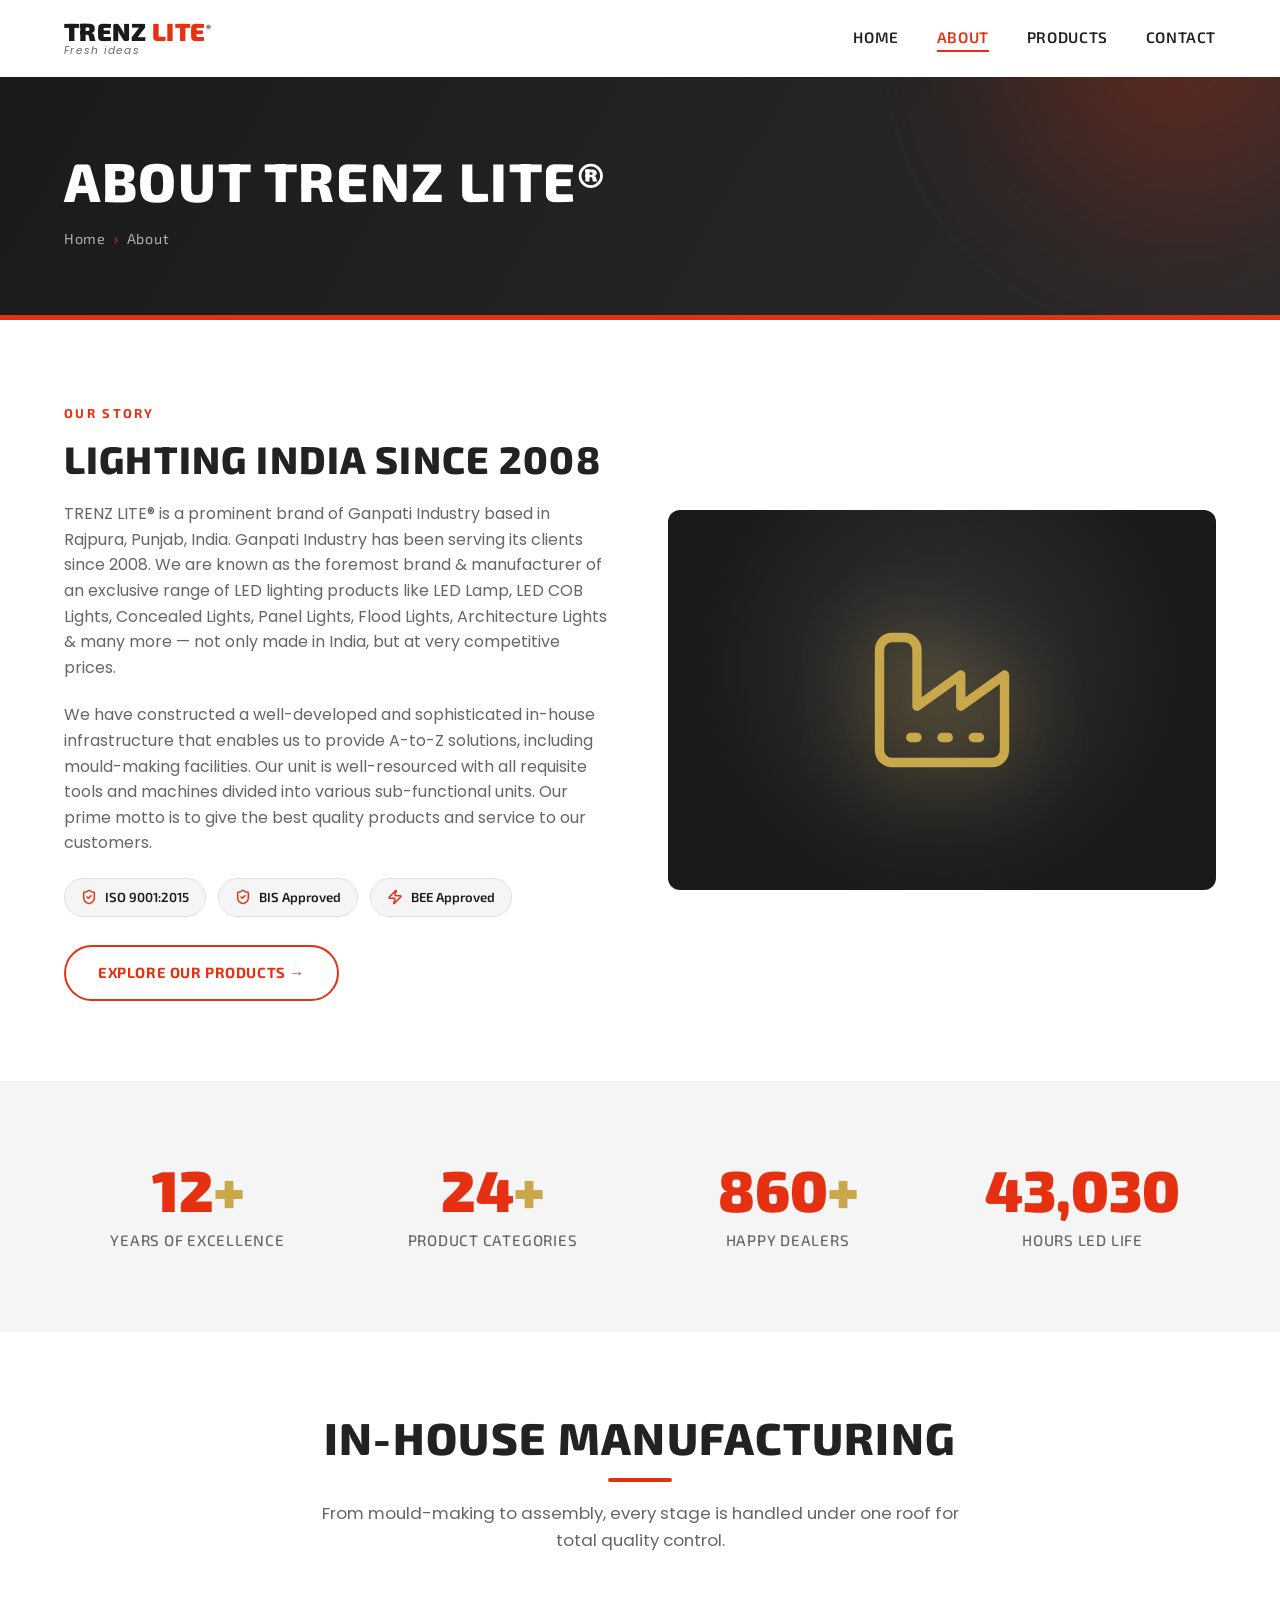
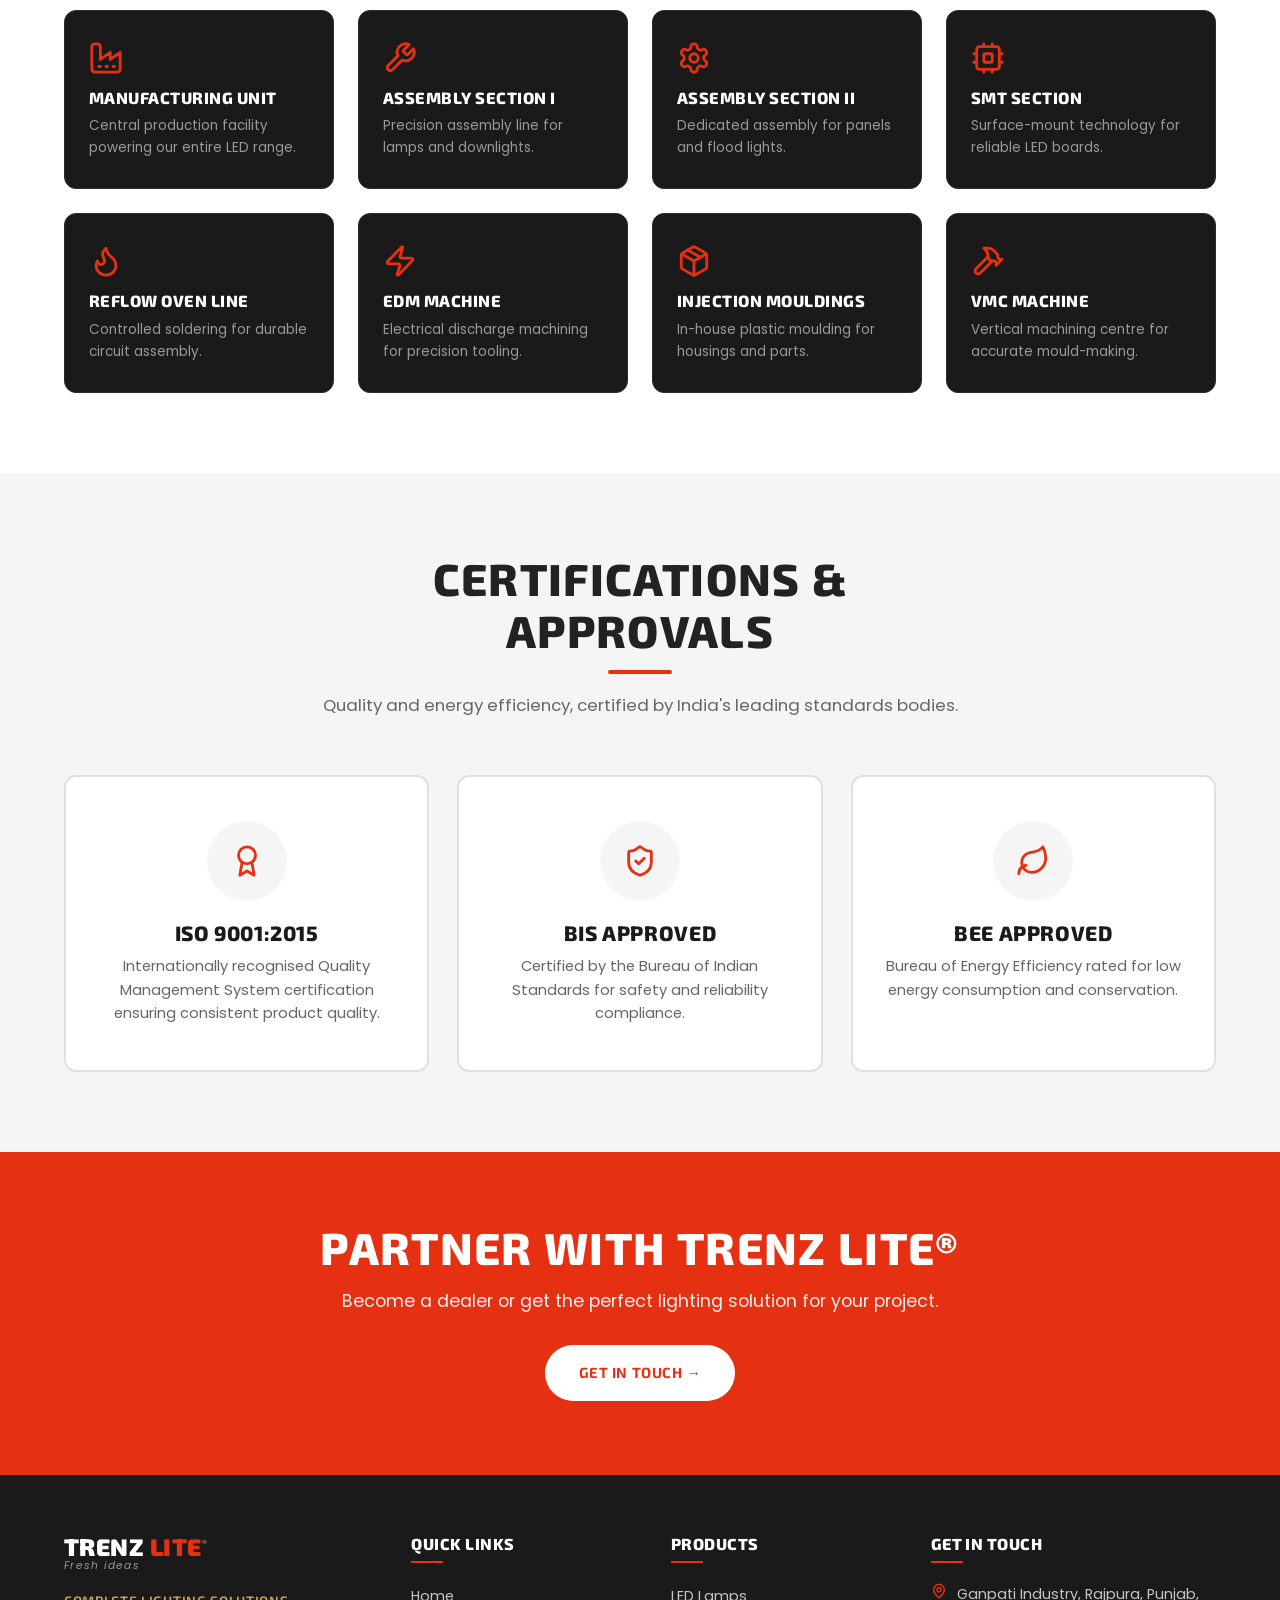
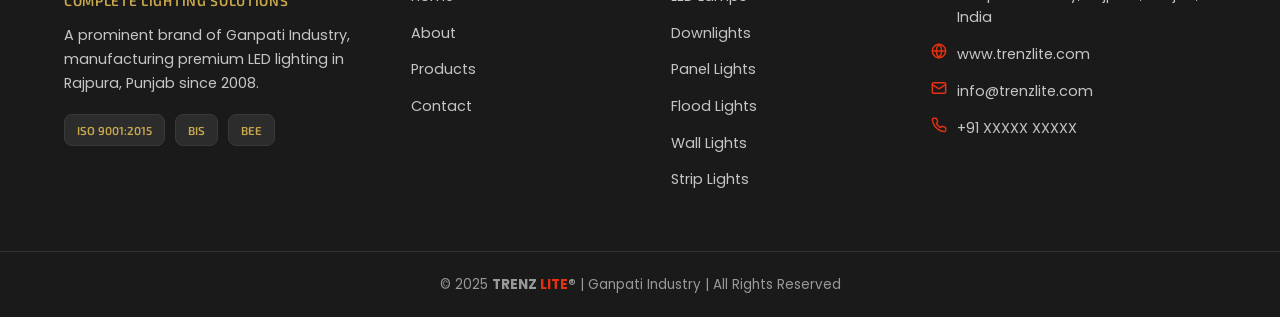
<file: about.html>
<!DOCTYPE html>
<html lang="en">
<head>
  <meta charset="UTF-8" />
  <meta name="viewport" content="width=device-width, initial-scale=1.0" />
  <title>About — TRENZ LITE® | Ganpati Industry, Rajpura, Punjab</title>
  <meta name="description" content="About TRENZ LITE® by Ganpati Industry — serving clients since 2008 with A-to-Z in-house LED lighting manufacturing in Rajpura, Punjab. ISO, BIS & BEE approved." />
  <link rel="preconnect" href="https://fonts.googleapis.com" />
  <link rel="preconnect" href="https://fonts.gstatic.com" crossorigin />
  <link rel="stylesheet" href="css/styles.css" />
</head>
<body>

  <!-- ===================== SVG ICON SPRITE ===================== -->
  <svg width="0" height="0" style="position:absolute" aria-hidden="true" focusable="false">
    <defs>
      <symbol id="i-award" viewBox="0 0 24 24"><circle cx="12" cy="8" r="6"/><path d="M15.477 12.89 17 22l-5-3-5 3 1.523-9.11"/></symbol>
      <symbol id="i-shield" viewBox="0 0 24 24"><path d="M20 13c0 5-3.5 7.5-7.66 8.95a1 1 0 0 1-.67-.01C7.5 20.5 4 18 4 13V6a1 1 0 0 1 1-1c2 0 4.5-1.2 6.24-2.72a1.17 1.17 0 0 1 1.52 0C14.51 3.81 17 5 19 5a1 1 0 0 1 1 1z"/><path d="m9 12 2 2 4-4"/></symbol>
      <symbol id="i-zap" viewBox="0 0 24 24"><path d="M4 14a1 1 0 0 1-.78-1.63l9.9-10.2a.5.5 0 0 1 .86.46l-1.92 6.02A1 1 0 0 0 13 10h7a1 1 0 0 1 .78 1.63l-9.9 10.2a.5.5 0 0 1-.86-.46l1.92-6.02A1 1 0 0 0 11 14z"/></symbol>
      <symbol id="i-leaf" viewBox="0 0 24 24"><path d="M11 20A7 7 0 0 1 9.8 6.1C15.5 5 17 4.48 19 2c1 2 2 4.18 2 8 0 5.5-4.78 10-10 10Z"/><path d="M2 21c0-3 1.85-5.36 5.08-6"/></symbol>
      <symbol id="i-bulb" viewBox="0 0 24 24"><path d="M15 14c.2-1 .7-1.7 1.5-2.5 1-.9 1.5-2.2 1.5-3.5A6 6 0 0 0 6 8c0 1 .2 2.2 1.5 3.5.8.8 1.3 1.5 1.5 2.5"/><path d="M9 18h6"/><path d="M10 22h4"/></symbol>
      <symbol id="i-factory" viewBox="0 0 24 24"><path d="M2 20a2 2 0 0 0 2 2h16a2 2 0 0 0 2-2V8l-7 5V8l-7 5V4a2 2 0 0 0-2-2H4a2 2 0 0 0-2 2Z"/><path d="M17 18h1"/><path d="M12 18h1"/><path d="M7 18h1"/></symbol>
      <symbol id="i-cpu" viewBox="0 0 24 24"><rect width="16" height="16" x="4" y="4" rx="2"/><rect width="6" height="6" x="9" y="9" rx="1"/><path d="M15 2v2"/><path d="M15 20v2"/><path d="M2 15h2"/><path d="M2 9h2"/><path d="M20 15h2"/><path d="M20 9h2"/><path d="M9 2v2"/><path d="M9 20v2"/></symbol>
      <symbol id="i-flame" viewBox="0 0 24 24"><path d="M8.5 14.5A2.5 2.5 0 0 0 11 12c0-1.38-.5-2-1-3-1.072-2.143-.224-4.054 2-6 .5 2.5 2 4.9 4 6.5 2 1.6 3 3.5 3 5.5a7 7 0 1 1-14 0c0-1.153.433-2.294 1-3a2.5 2.5 0 0 0 2.5 2.5z"/></symbol>
      <symbol id="i-package" viewBox="0 0 24 24"><path d="m7.5 4.27 9 5.15"/><path d="M21 8a2 2 0 0 0-1-1.73l-7-4a2 2 0 0 0-2 0l-7 4A2 2 0 0 0 3 8v8a2 2 0 0 0 1 1.73l7 4a2 2 0 0 0 2 0l7-4A2 2 0 0 0 21 16Z"/><path d="m3.3 7 8.7 5 8.7-5"/><path d="M12 22V12"/></symbol>
      <symbol id="i-settings" viewBox="0 0 24 24"><path d="M12.22 2h-.44a2 2 0 0 0-2 2v.18a2 2 0 0 1-1 1.73l-.43.25a2 2 0 0 1-2 0l-.15-.08a2 2 0 0 0-2.73.73l-.22.38a2 2 0 0 0 .73 2.73l.15.1a2 2 0 0 1 1 1.72v.51a2 2 0 0 1-1 1.74l-.15.09a2 2 0 0 0-.73 2.73l.22.38a2 2 0 0 0 2.73.73l.15-.08a2 2 0 0 1 2 0l.43.25a2 2 0 0 1 1 1.73V20a2 2 0 0 0 2 2h.44a2 2 0 0 0 2-2v-.18a2 2 0 0 1 1-1.73l.43-.25a2 2 0 0 1 2 0l.15.08a2 2 0 0 0 2.73-.73l.22-.39a2 2 0 0 0-.73-2.73l-.15-.08a2 2 0 0 1-1-1.74v-.5a2 2 0 0 1 1-1.74l.15-.09a2 2 0 0 0 .73-2.73l-.22-.38a2 2 0 0 0-2.73-.73l-.15.08a2 2 0 0 1-2 0l-.43-.25a2 2 0 0 1-1-1.73V4a2 2 0 0 0-2-2z"/><circle cx="12" cy="12" r="3"/></symbol>
      <symbol id="i-hammer" viewBox="0 0 24 24"><path d="m15 12-8.5 8.5a2.12 2.12 0 1 1-3-3L12 9"/><path d="M17.64 15 22 10.64"/><path d="m20.91 11.7-1.25-1.25c-.6-.6-.93-1.4-.93-2.25v-.86L16.01 4.6a5.56 5.56 0 0 0-3.94-1.64H9l.92.82A6.18 6.18 0 0 1 12 8.4v1.56l2 2h2.47l2.26 1.91"/></symbol>
      <symbol id="i-wrench" viewBox="0 0 24 24"><path d="M14.7 6.3a1 1 0 0 0 0 1.4l1.6 1.6a1 1 0 0 0 1.4 0l3.77-3.77a6 6 0 0 1-7.94 7.94l-6.91 6.91a2.12 2.12 0 0 1-3-3l6.91-6.91a6 6 0 0 1 7.94-7.94l-3.76 3.76z"/></symbol>
      <symbol id="i-pin" viewBox="0 0 24 24"><path d="M20 10c0 4.993-5.539 10.193-7.399 11.799a1 1 0 0 1-1.202 0C9.539 20.193 4 14.993 4 10a8 8 0 0 1 16 0"/><circle cx="12" cy="10" r="3"/></symbol>
      <symbol id="i-globe" viewBox="0 0 24 24"><circle cx="12" cy="12" r="10"/><path d="M12 2a14.5 14.5 0 0 0 0 20 14.5 14.5 0 0 0 0-20"/><path d="M2 12h20"/></symbol>
      <symbol id="i-mail" viewBox="0 0 24 24"><rect width="20" height="16" x="2" y="4" rx="2"/><path d="m22 7-8.97 5.7a1.94 1.94 0 0 1-2.06 0L2 7"/></symbol>
      <symbol id="i-phone" viewBox="0 0 24 24"><path d="M22 16.92v3a2 2 0 0 1-2.18 2 19.79 19.79 0 0 1-8.63-3.07 19.5 19.5 0 0 1-6-6 19.79 19.79 0 0 1-3.07-8.67A2 2 0 0 1 4.11 2h3a2 2 0 0 1 2 1.72 12.84 12.84 0 0 0 .7 2.81 2 2 0 0 1-.45 2.11L8.09 9.91a16 16 0 0 0 6 6l1.27-1.27a2 2 0 0 1 2.11-.45 12.84 12.84 0 0 0 2.81.7A2 2 0 0 1 22 16.92z"/></symbol>
    </defs>
  </svg>

  <!-- ===================== NAVBAR ===================== -->
  <header class="navbar">
    <div class="container">
      <a href="index.html" class="logo" aria-label="TRENZ LITE Home">
        <span class="logo__main"><span class="trenz">TRENZ</span> <span class="lite">LITE</span><span class="reg">®</span></span>
        <span class="logo__tag">Fresh ideas</span>
      </a>
      <nav>
        <ul class="nav-links" id="navLinks">
          <li><a href="index.html">Home</a></li>
          <li><a href="about.html">About</a></li>
          <li><a href="products.html">Products</a></li>
          <li><a href="contact.html">Contact</a></li>
        </ul>
      </nav>
      <button type="button" class="hamburger" id="hamburger" aria-label="Toggle menu" aria-expanded="false" aria-controls="navLinks">
        <span></span><span></span><span></span>
      </button>
    </div>
  </header>

  <main>
    <!-- ===================== PAGE HEADER ===================== -->
    <section class="page-header">
      <div class="page-header__orb"></div>
      <div class="container">
        <h1>About TRENZ LITE®</h1>
        <p class="breadcrumb"><a href="index.html">Home</a><span class="sep">›</span>About</p>
      </div>
    </section>

    <!-- ===================== COMPANY PROFILE ===================== -->
    <section class="section">
      <div class="container">
        <div class="split">
          <div class="split__content reveal">
            <span class="eyebrow">Our Story</span>
            <h2>Lighting India Since 2008</h2>
            <p>TRENZ LITE® is a prominent brand of Ganpati Industry based in Rajpura, Punjab, India. Ganpati Industry has been serving its clients since 2008. We are known as the foremost brand &amp; manufacturer of an exclusive range of LED lighting products like LED Lamp, LED COB Lights, Concealed Lights, Panel Lights, Flood Lights, Architecture Lights &amp; many more — not only made in India, but at very competitive prices.</p>
            <p>We have constructed a well-developed and sophisticated in-house infrastructure that enables us to provide A-to-Z solutions, including mould-making facilities. Our unit is well-resourced with all requisite tools and machines divided into various sub-functional units. Our prime motto is to give the best quality products and service to our customers.</p>
            <div class="cert-row">
              <span class="cert-pill"><svg class="svg-ic ic-sm"><use href="#i-shield"/></svg> ISO 9001:2015</span>
              <span class="cert-pill"><svg class="svg-ic ic-sm"><use href="#i-shield"/></svg> BIS Approved</span>
              <span class="cert-pill"><svg class="svg-ic ic-sm"><use href="#i-zap"/></svg> BEE Approved</span>
            </div>
            <a href="products.html" class="btn btn--red-outline">Explore Our Products →</a>
          </div>
          <div class="split__visual reveal">
            <svg class="svg-ic bulb"><use href="#i-factory"/></svg>
          </div>
        </div>
      </div>
    </section>

    <!-- ===================== STATS (light) ===================== -->
    <section class="section section--light">
      <div class="container">
        <div class="stats stats--light">
          <div class="reveal">
            <div class="stat__num"><span data-count="15">0</span><span class="suffix">+</span></div>
            <div class="stat__label">Years of Excellence</div>
          </div>
          <div class="reveal">
            <div class="stat__num"><span data-count="28">0</span><span class="suffix">+</span></div>
            <div class="stat__label">Product Categories</div>
          </div>
          <div class="reveal">
            <div class="stat__num"><span data-count="1000">0</span><span class="suffix">+</span></div>
            <div class="stat__label">Happy Dealers</div>
          </div>
          <div class="reveal">
            <div class="stat__num"><span data-count="50000">0</span></div>
            <div class="stat__label">Hours LED Life</div>
          </div>
        </div>
      </div>
    </section>

    <!-- ===================== MANUFACTURING FACILITIES ===================== -->
    <section class="section">
      <div class="container">
        <div class="section-head reveal">
          <h2>In-House Manufacturing</h2>
          <p>From mould-making to assembly, every stage is handled under one roof for total quality control.</p>
        </div>

        <div class="facility-grid">
          <div class="facility-card reveal">
            <div class="facility-card__icon"><svg class="svg-ic ic-lg"><use href="#i-factory"/></svg></div>
            <h4>Manufacturing Unit</h4>
            <p>Central production facility powering our entire LED range.</p>
          </div>
          <div class="facility-card reveal">
            <div class="facility-card__icon"><svg class="svg-ic ic-lg"><use href="#i-wrench"/></svg></div>
            <h4>Assembly Section I</h4>
            <p>Precision assembly line for lamps and downlights.</p>
          </div>
          <div class="facility-card reveal">
            <div class="facility-card__icon"><svg class="svg-ic ic-lg"><use href="#i-settings"/></svg></div>
            <h4>Assembly Section II</h4>
            <p>Dedicated assembly for panels and flood lights.</p>
          </div>
          <div class="facility-card reveal">
            <div class="facility-card__icon"><svg class="svg-ic ic-lg"><use href="#i-cpu"/></svg></div>
            <h4>SMT Section</h4>
            <p>Surface-mount technology for reliable LED boards.</p>
          </div>
          <div class="facility-card reveal">
            <div class="facility-card__icon"><svg class="svg-ic ic-lg"><use href="#i-flame"/></svg></div>
            <h4>Reflow Oven Line</h4>
            <p>Controlled soldering for durable circuit assembly.</p>
          </div>
          <div class="facility-card reveal">
            <div class="facility-card__icon"><svg class="svg-ic ic-lg"><use href="#i-zap"/></svg></div>
            <h4>EDM Machine</h4>
            <p>Electrical discharge machining for precision tooling.</p>
          </div>
          <div class="facility-card reveal">
            <div class="facility-card__icon"><svg class="svg-ic ic-lg"><use href="#i-package"/></svg></div>
            <h4>Injection Mouldings</h4>
            <p>In-house plastic moulding for housings and parts.</p>
          </div>
          <div class="facility-card reveal">
            <div class="facility-card__icon"><svg class="svg-ic ic-lg"><use href="#i-hammer"/></svg></div>
            <h4>VMC Machine</h4>
            <p>Vertical machining centre for accurate mould-making.</p>
          </div>
        </div>
      </div>
    </section>

    <!-- ===================== CERTIFICATIONS ===================== -->
    <section class="section section--light">
      <div class="container">
        <div class="section-head reveal">
          <h2>Certifications &amp; Approvals</h2>
          <p>Quality and energy efficiency, certified by India's leading standards bodies.</p>
        </div>

        <div class="cert-grid">
          <div class="cert-card reveal">
            <div class="cert-card__icon"><svg class="svg-ic ic-lg"><use href="#i-award"/></svg></div>
            <h3>ISO 9001:2015</h3>
            <p>Internationally recognised Quality Management System certification ensuring consistent product quality.</p>
          </div>
          <div class="cert-card reveal">
            <div class="cert-card__icon"><svg class="svg-ic ic-lg"><use href="#i-shield"/></svg></div>
            <h3>BIS Approved</h3>
            <p>Certified by the Bureau of Indian Standards for safety and reliability compliance.</p>
          </div>
          <div class="cert-card reveal">
            <div class="cert-card__icon"><svg class="svg-ic ic-lg"><use href="#i-leaf"/></svg></div>
            <h3>BEE Approved</h3>
            <p>Bureau of Energy Efficiency rated for low energy consumption and conservation.</p>
          </div>
        </div>
      </div>
    </section>

    <!-- ===================== CTA BANNER ===================== -->
    <section class="cta-banner">
      <div class="container reveal">
        <h2>Partner With TRENZ LITE®</h2>
        <p>Become a dealer or get the perfect lighting solution for your project.</p>
        <a href="contact.html" class="btn btn--light">Get In Touch →</a>
      </div>
    </section>
  </main>

  <!-- ===================== FOOTER ===================== -->
  <footer class="footer">
    <div class="container">
      <div class="footer__grid">
        <div>
          <div class="logo">
            <span class="logo__main"><span class="trenz">TRENZ</span> <span class="lite">LITE</span><span class="reg">®</span></span>
            <span class="logo__tag">Fresh ideas</span>
          </div>
          <div class="footer__about">
            <span class="lead">Complete Lighting Solutions</span>
            A prominent brand of Ganpati Industry, manufacturing premium LED lighting in Rajpura, Punjab since 2008.
          </div>
          <div class="footer__certs">
            <span>ISO 9001:2015</span>
            <span>BIS</span>
            <span>BEE</span>
          </div>
        </div>
        <div>
          <h4>Quick Links</h4>
          <ul class="footer__links">
            <li><a href="index.html">Home</a></li>
            <li><a href="about.html">About</a></li>
            <li><a href="products.html">Products</a></li>
            <li><a href="contact.html">Contact</a></li>
          </ul>
        </div>
        <div>
          <h4>Products</h4>
          <ul class="footer__links">
            <li><a href="products.html">LED Lamps</a></li>
            <li><a href="products.html">Downlights</a></li>
            <li><a href="products.html">Panel Lights</a></li>
            <li><a href="products.html">Flood Lights</a></li>
            <li><a href="products.html">Wall Lights</a></li>
            <li><a href="products.html">Strip Lights</a></li>
          </ul>
        </div>
        <div>
          <h4>Get In Touch</h4>
          <ul class="footer__contact">
            <li><span class="ic"><svg class="svg-ic ic-sm"><use href="#i-pin"/></svg></span> Ganpati Industry, Rajpura, Punjab, India</li>
            <li><span class="ic"><svg class="svg-ic ic-sm"><use href="#i-globe"/></svg></span> www.trenzlite.com</li>
            <li><span class="ic"><svg class="svg-ic ic-sm"><use href="#i-mail"/></svg></span> info@trenzlite.com</li>
            <li><span class="ic"><svg class="svg-ic ic-sm"><use href="#i-phone"/></svg></span> +91 XXXXX XXXXX</li>
          </ul>
        </div>
      </div>
    </div>
    <div class="footer__bottom">
      <div class="container">
        © 2025 <strong>TRENZ <span class="lite">LITE</span>®</strong> | Ganpati Industry | All Rights Reserved
      </div>
    </div>
  </footer>

  <script src="js/main.js"></script>
</body>
</html>
</file>
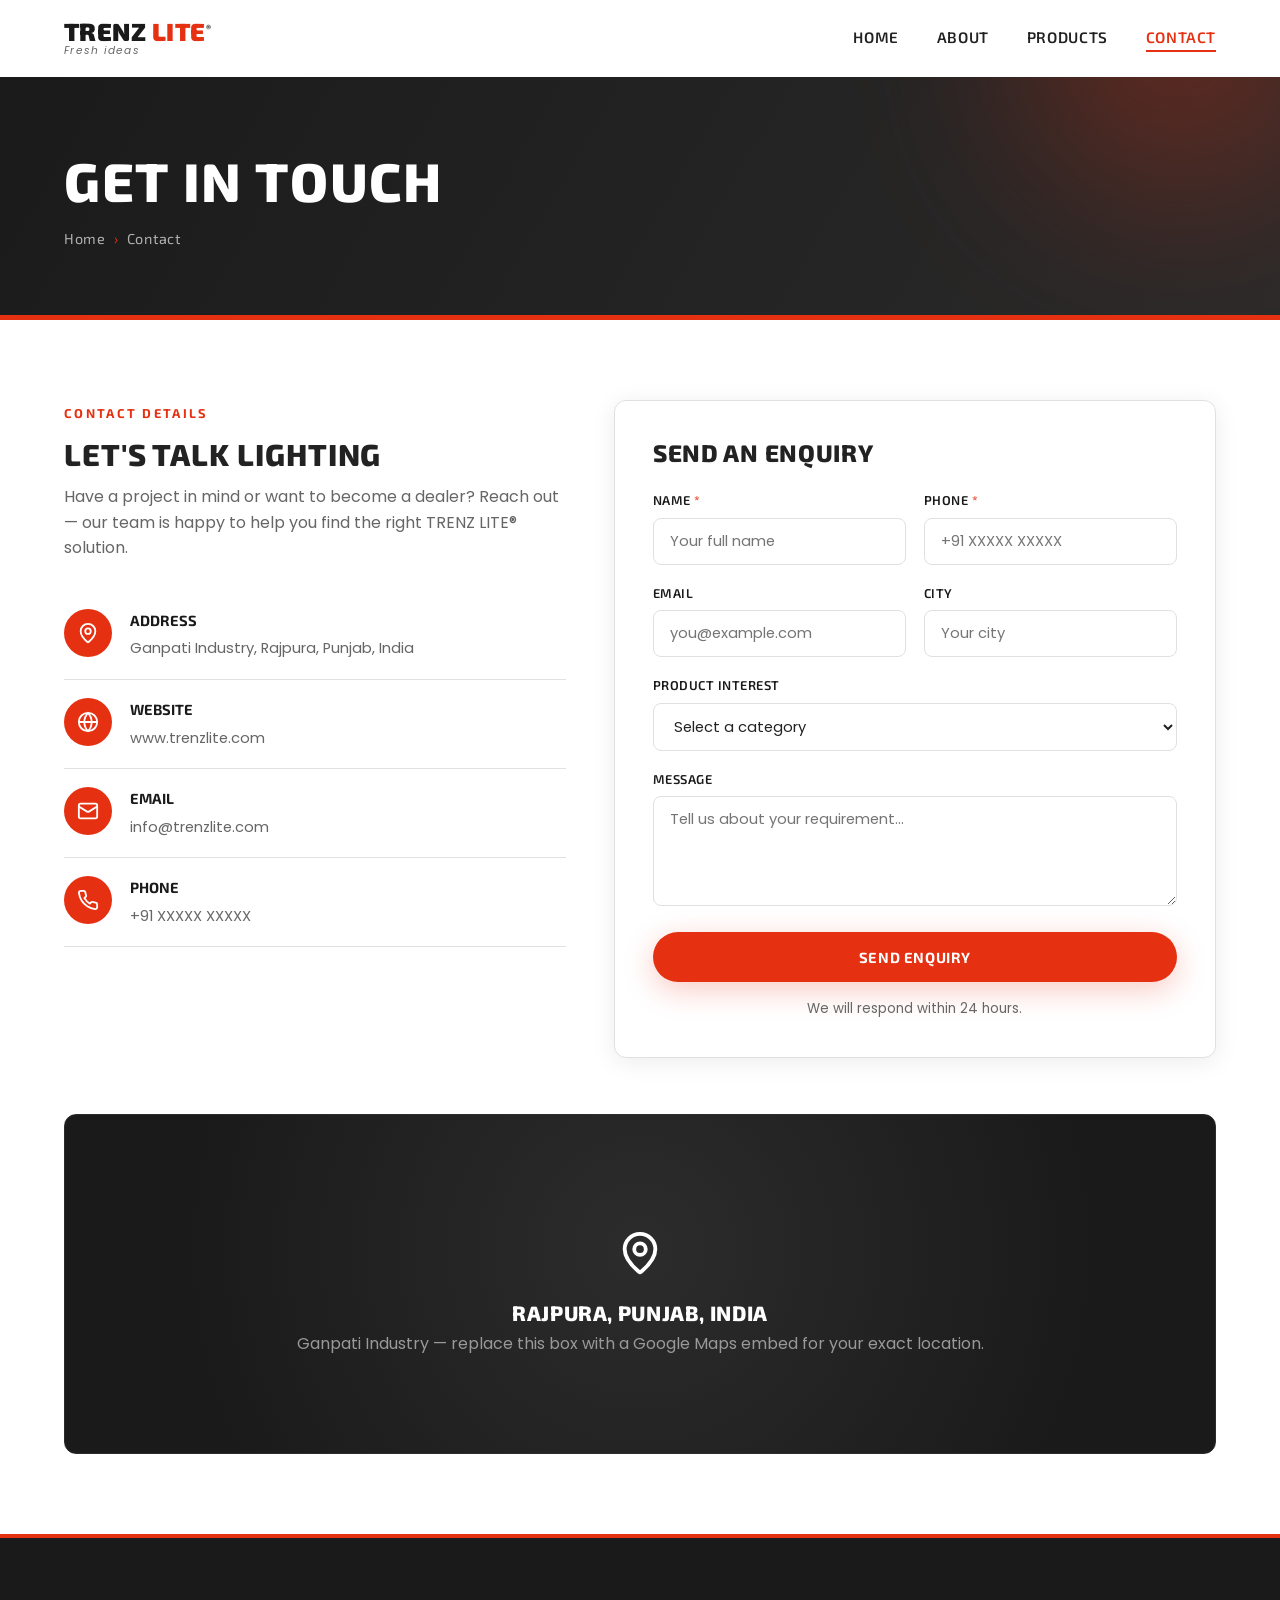
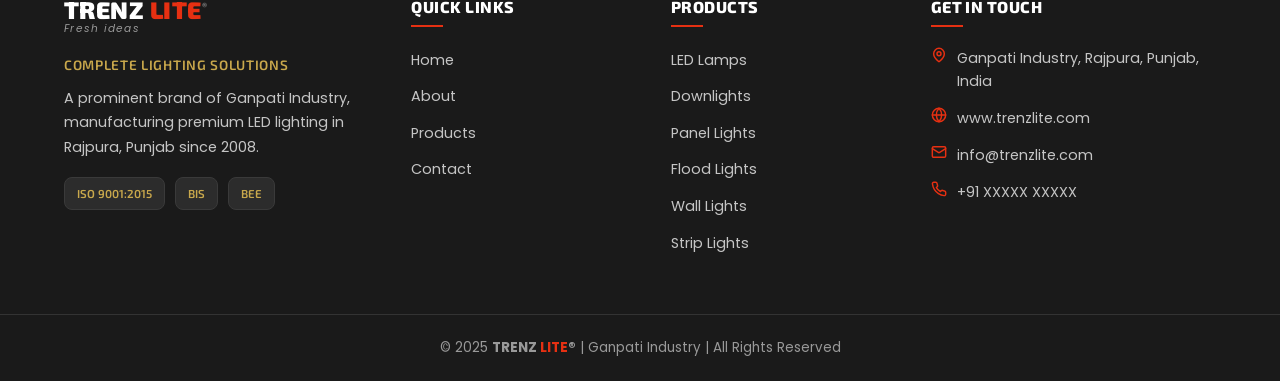
<file: contact.html>
<!DOCTYPE html>
<html lang="en">
<head>
  <meta charset="UTF-8" />
  <meta name="viewport" content="width=device-width, initial-scale=1.0" />
  <title>Contact — TRENZ LITE® | Ganpati Industry, Rajpura, Punjab</title>
  <meta name="description" content="Get in touch with TRENZ LITE® — Ganpati Industry, Rajpura, Punjab. Send an enquiry for LED lamps, panels, flood lights & complete lighting solutions." />
  <link rel="preconnect" href="https://fonts.googleapis.com" />
  <link rel="preconnect" href="https://fonts.gstatic.com" crossorigin />
  <link rel="stylesheet" href="css/styles.css" />
</head>
<body>

  <!-- ===================== SVG ICON SPRITE ===================== -->
  <svg width="0" height="0" style="position:absolute" aria-hidden="true" focusable="false">
    <defs>
      <symbol id="i-pin" viewBox="0 0 24 24"><path d="M20 10c0 4.993-5.539 10.193-7.399 11.799a1 1 0 0 1-1.202 0C9.539 20.193 4 14.993 4 10a8 8 0 0 1 16 0"/><circle cx="12" cy="10" r="3"/></symbol>
      <symbol id="i-globe" viewBox="0 0 24 24"><circle cx="12" cy="12" r="10"/><path d="M12 2a14.5 14.5 0 0 0 0 20 14.5 14.5 0 0 0 0-20"/><path d="M2 12h20"/></symbol>
      <symbol id="i-mail" viewBox="0 0 24 24"><rect width="20" height="16" x="2" y="4" rx="2"/><path d="m22 7-8.97 5.7a1.94 1.94 0 0 1-2.06 0L2 7"/></symbol>
      <symbol id="i-phone" viewBox="0 0 24 24"><path d="M22 16.92v3a2 2 0 0 1-2.18 2 19.79 19.79 0 0 1-8.63-3.07 19.5 19.5 0 0 1-6-6 19.79 19.79 0 0 1-3.07-8.67A2 2 0 0 1 4.11 2h3a2 2 0 0 1 2 1.72 12.84 12.84 0 0 0 .7 2.81 2 2 0 0 1-.45 2.11L8.09 9.91a16 16 0 0 0 6 6l1.27-1.27a2 2 0 0 1 2.11-.45 12.84 12.84 0 0 0 2.81.7A2 2 0 0 1 22 16.92z"/></symbol>
    </defs>
  </svg>

  <!-- ===================== NAVBAR ===================== -->
  <header class="navbar">
    <div class="container">
      <a href="index.html" class="logo" aria-label="TRENZ LITE Home">
        <span class="logo__main"><span class="trenz">TRENZ</span> <span class="lite">LITE</span><span class="reg">®</span></span>
        <span class="logo__tag">Fresh ideas</span>
      </a>
      <nav>
        <ul class="nav-links" id="navLinks">
          <li><a href="index.html">Home</a></li>
          <li><a href="about.html">About</a></li>
          <li><a href="products.html">Products</a></li>
          <li><a href="contact.html">Contact</a></li>
        </ul>
      </nav>
      <button type="button" class="hamburger" id="hamburger" aria-label="Toggle menu" aria-expanded="false" aria-controls="navLinks">
        <span></span><span></span><span></span>
      </button>
    </div>
  </header>

  <main>
    <!-- ===================== PAGE HEADER ===================== -->
    <section class="page-header">
      <div class="page-header__orb"></div>
      <div class="container">
        <h1>Get In Touch</h1>
        <p class="breadcrumb"><a href="index.html">Home</a><span class="sep">›</span>Contact</p>
      </div>
    </section>

    <!-- ===================== CONTACT ===================== -->
    <section class="section">
      <div class="container">
        <div class="contact-grid">

          <!-- Contact Info -->
          <div class="contact-info reveal">
            <span class="eyebrow">Contact Details</span>
            <h2>Let's Talk Lighting</h2>
            <p>Have a project in mind or want to become a dealer? Reach out — our team is happy to help you find the right TRENZ LITE® solution.</p>

            <div class="contact-detail">
              <div class="contact-detail__icon"><svg class="svg-ic ic-md"><use href="#i-pin"/></svg></div>
              <div>
                <strong>Address</strong>
                <span>Ganpati Industry, Rajpura, Punjab, India</span>
              </div>
            </div>
            <div class="contact-detail">
              <div class="contact-detail__icon"><svg class="svg-ic ic-md"><use href="#i-globe"/></svg></div>
              <div>
                <strong>Website</strong>
                <span>www.trenzlite.com</span>
              </div>
            </div>
            <div class="contact-detail">
              <div class="contact-detail__icon"><svg class="svg-ic ic-md"><use href="#i-mail"/></svg></div>
              <div>
                <strong>Email</strong>
                <span>info@trenzlite.com</span>
              </div>
            </div>
            <div class="contact-detail">
              <div class="contact-detail__icon"><svg class="svg-ic ic-md"><use href="#i-phone"/></svg></div>
              <div>
                <strong>Phone</strong>
                <span>+91 XXXXX XXXXX</span>
              </div>
            </div>
          </div>

          <!-- Enquiry Form -->
          <form class="enquiry-form reveal" id="enquiryForm" novalidate>
            <h3>Send an Enquiry</h3>

            <div class="form-row">
              <div class="form-group">
                <label for="name">Name <span class="req">*</span></label>
                <input type="text" id="name" name="name" data-required placeholder="Your full name" />
                <span class="error-msg">Please enter your name.</span>
              </div>
              <div class="form-group">
                <label for="phone">Phone <span class="req">*</span></label>
                <input type="tel" id="phone" name="phone" data-required placeholder="+91 XXXXX XXXXX" />
                <span class="error-msg">Please enter your phone number.</span>
              </div>
            </div>

            <div class="form-row">
              <div class="form-group">
                <label for="email">Email</label>
                <input type="email" id="email" name="email" placeholder="you@example.com" />
                <span class="error-msg">Please enter a valid email address.</span>
              </div>
              <div class="form-group">
                <label for="city">City</label>
                <input type="text" id="city" name="city" placeholder="Your city" />
                <span class="error-msg">Please enter your city.</span>
              </div>
            </div>

            <div class="form-group">
              <label for="product">Product Interest</label>
              <select id="product" name="product">
                <option value="">Select a category</option>
                <option>LED Lamps</option>
                <option>Spot Lights</option>
                <option>Deep COB Lights</option>
                <option>Surface Striker / COB Downlight</option>
                <option>Backlit Panels</option>
                <option>Eco LED Panels</option>
                <option>Rigid Panels</option>
                <option>Surface Panel</option>
                <option>Downlights</option>
                <option>Concealed Lights</option>
                <option>Maxo &amp; Luster</option>
                <option>Strip Lights</option>
                <option>Track Lights</option>
                <option>Flood Lights</option>
                <option>Street Lights</option>
                <option>Wall Lights</option>
                <option>Special Downlights</option>
                <option>Surface COB</option>
                <option>Linear / BCD</option>
                <option>Outdoor / Garden</option>
              </select>
              <span class="error-msg">Please select a product.</span>
            </div>

            <div class="form-group">
              <label for="message">Message</label>
              <textarea id="message" name="message" placeholder="Tell us about your requirement..."></textarea>
              <span class="error-msg">Please enter a message.</span>
            </div>

            <button type="submit" class="btn btn--primary" style="width:100%; justify-content:center;">Send Enquiry</button>
            <p class="form-note">We will respond within 24 hours.</p>
          </form>
        </div>

        <!-- Map Placeholder -->
        <div class="map-box reveal">
          <div class="map-box__pin"><svg class="svg-ic ic-xl"><use href="#i-pin"/></svg></div>
          <h4>Rajpura, Punjab, India</h4>
          <p>Ganpati Industry — replace this box with a Google Maps embed for your exact location.</p>
        </div>
      </div>
    </section>
  </main>

  <!-- ===================== FOOTER ===================== -->
  <footer class="footer">
    <div class="container">
      <div class="footer__grid">
        <div>
          <div class="logo">
            <span class="logo__main"><span class="trenz">TRENZ</span> <span class="lite">LITE</span><span class="reg">®</span></span>
            <span class="logo__tag">Fresh ideas</span>
          </div>
          <div class="footer__about">
            <span class="lead">Complete Lighting Solutions</span>
            A prominent brand of Ganpati Industry, manufacturing premium LED lighting in Rajpura, Punjab since 2008.
          </div>
          <div class="footer__certs">
            <span>ISO 9001:2015</span>
            <span>BIS</span>
            <span>BEE</span>
          </div>
        </div>
        <div>
          <h4>Quick Links</h4>
          <ul class="footer__links">
            <li><a href="index.html">Home</a></li>
            <li><a href="about.html">About</a></li>
            <li><a href="products.html">Products</a></li>
            <li><a href="contact.html">Contact</a></li>
          </ul>
        </div>
        <div>
          <h4>Products</h4>
          <ul class="footer__links">
            <li><a href="products.html">LED Lamps</a></li>
            <li><a href="products.html">Downlights</a></li>
            <li><a href="products.html">Panel Lights</a></li>
            <li><a href="products.html">Flood Lights</a></li>
            <li><a href="products.html">Wall Lights</a></li>
            <li><a href="products.html">Strip Lights</a></li>
          </ul>
        </div>
        <div>
          <h4>Get In Touch</h4>
          <ul class="footer__contact">
            <li><span class="ic"><svg class="svg-ic ic-sm"><use href="#i-pin"/></svg></span> Ganpati Industry, Rajpura, Punjab, India</li>
            <li><span class="ic"><svg class="svg-ic ic-sm"><use href="#i-globe"/></svg></span> www.trenzlite.com</li>
            <li><span class="ic"><svg class="svg-ic ic-sm"><use href="#i-mail"/></svg></span> info@trenzlite.com</li>
            <li><span class="ic"><svg class="svg-ic ic-sm"><use href="#i-phone"/></svg></span> +91 XXXXX XXXXX</li>
          </ul>
        </div>
      </div>
    </div>
    <div class="footer__bottom">
      <div class="container">
        © 2025 <strong>TRENZ <span class="lite">LITE</span>®</strong> | Ganpati Industry | All Rights Reserved
      </div>
    </div>
  </footer>

  <!-- Toast notification -->
  <div class="toast" id="toast"><strong>Thank you!</strong> Your enquiry has been received.</div>

  <script src="js/main.js"></script>
</body>
</html>
</file>
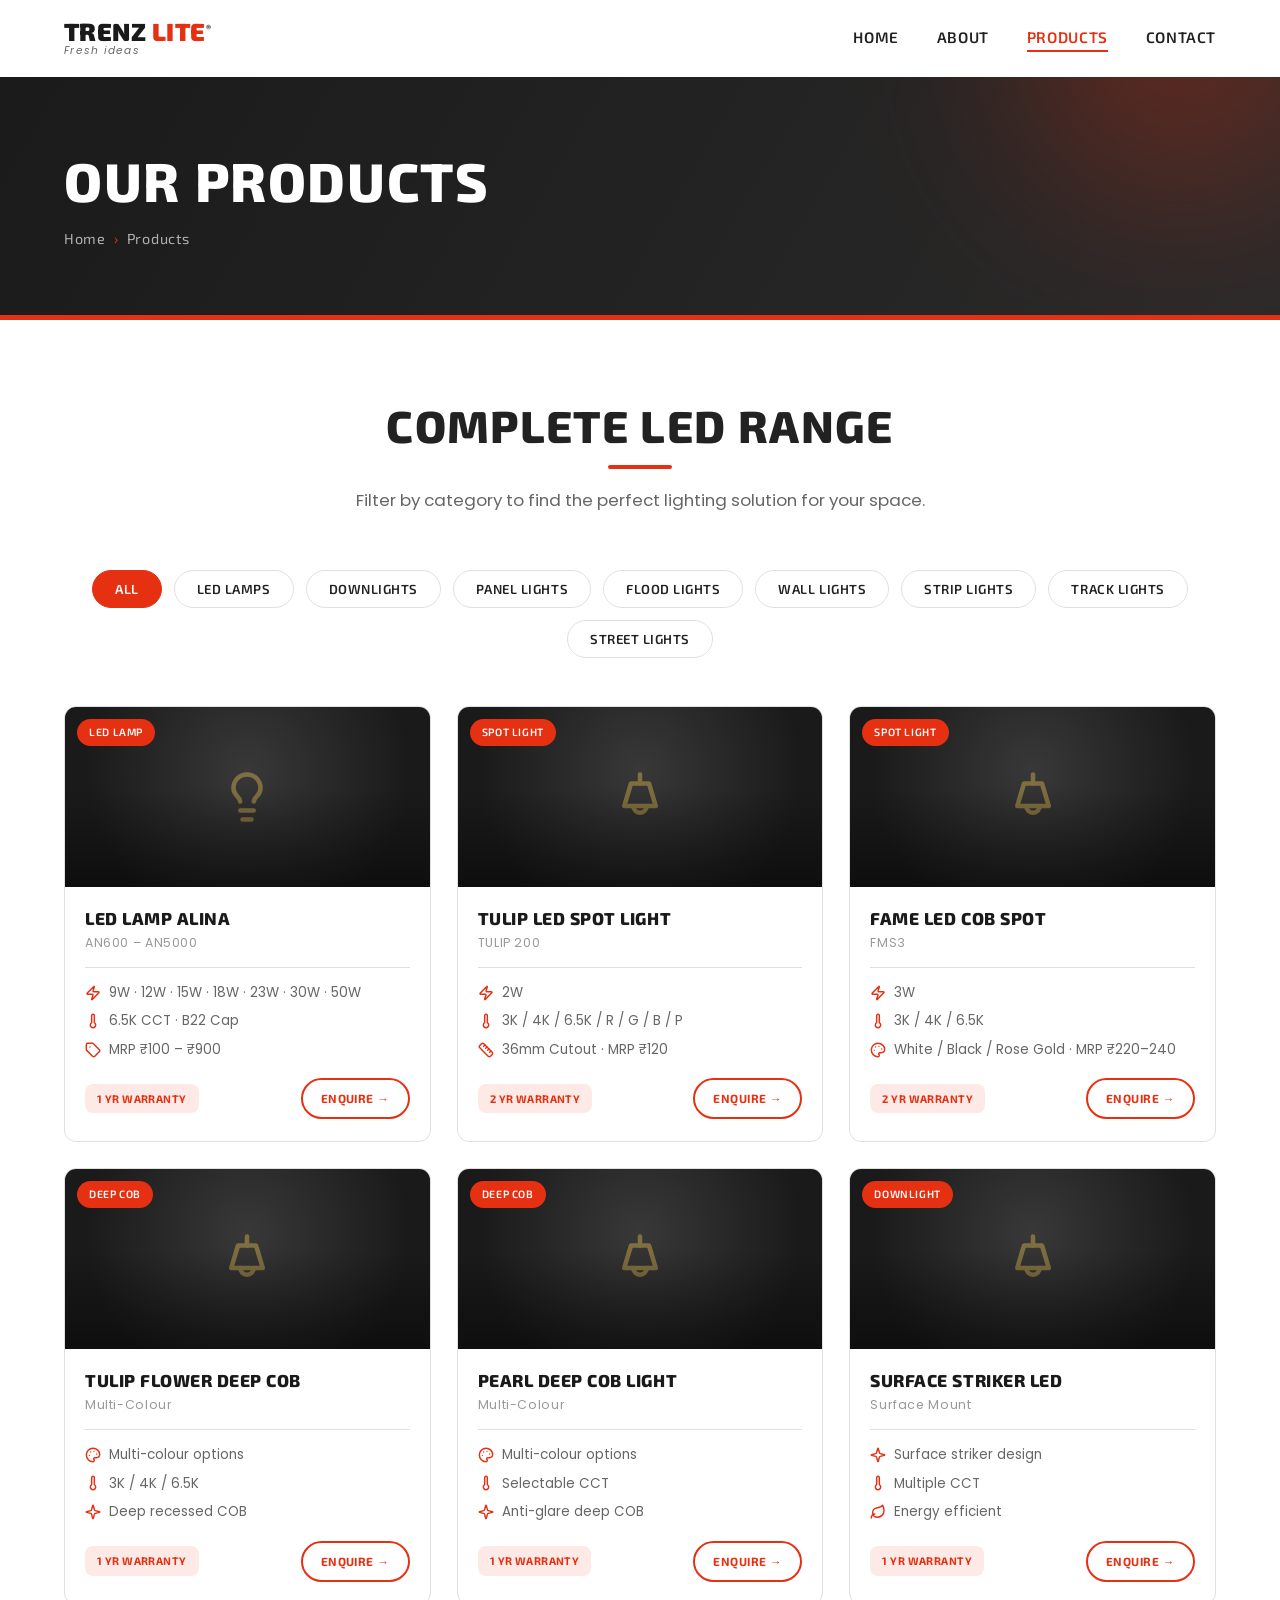
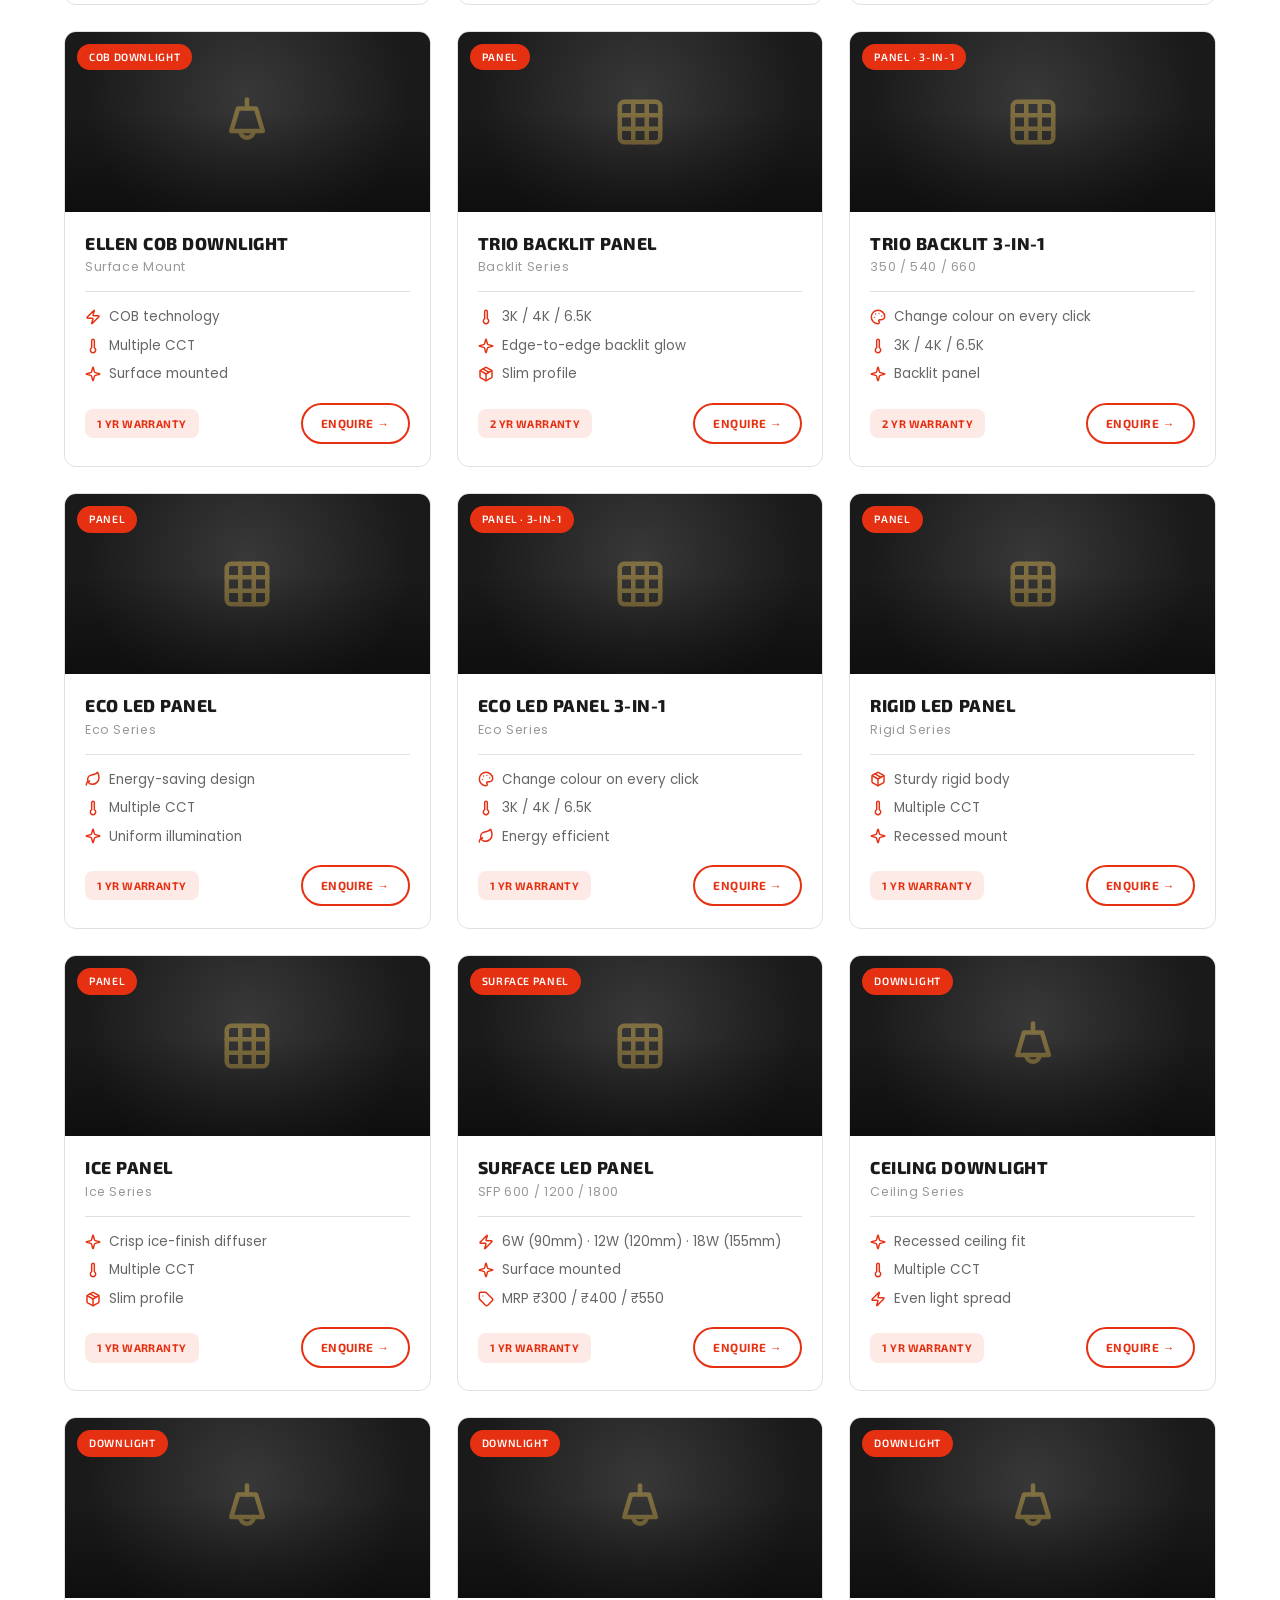
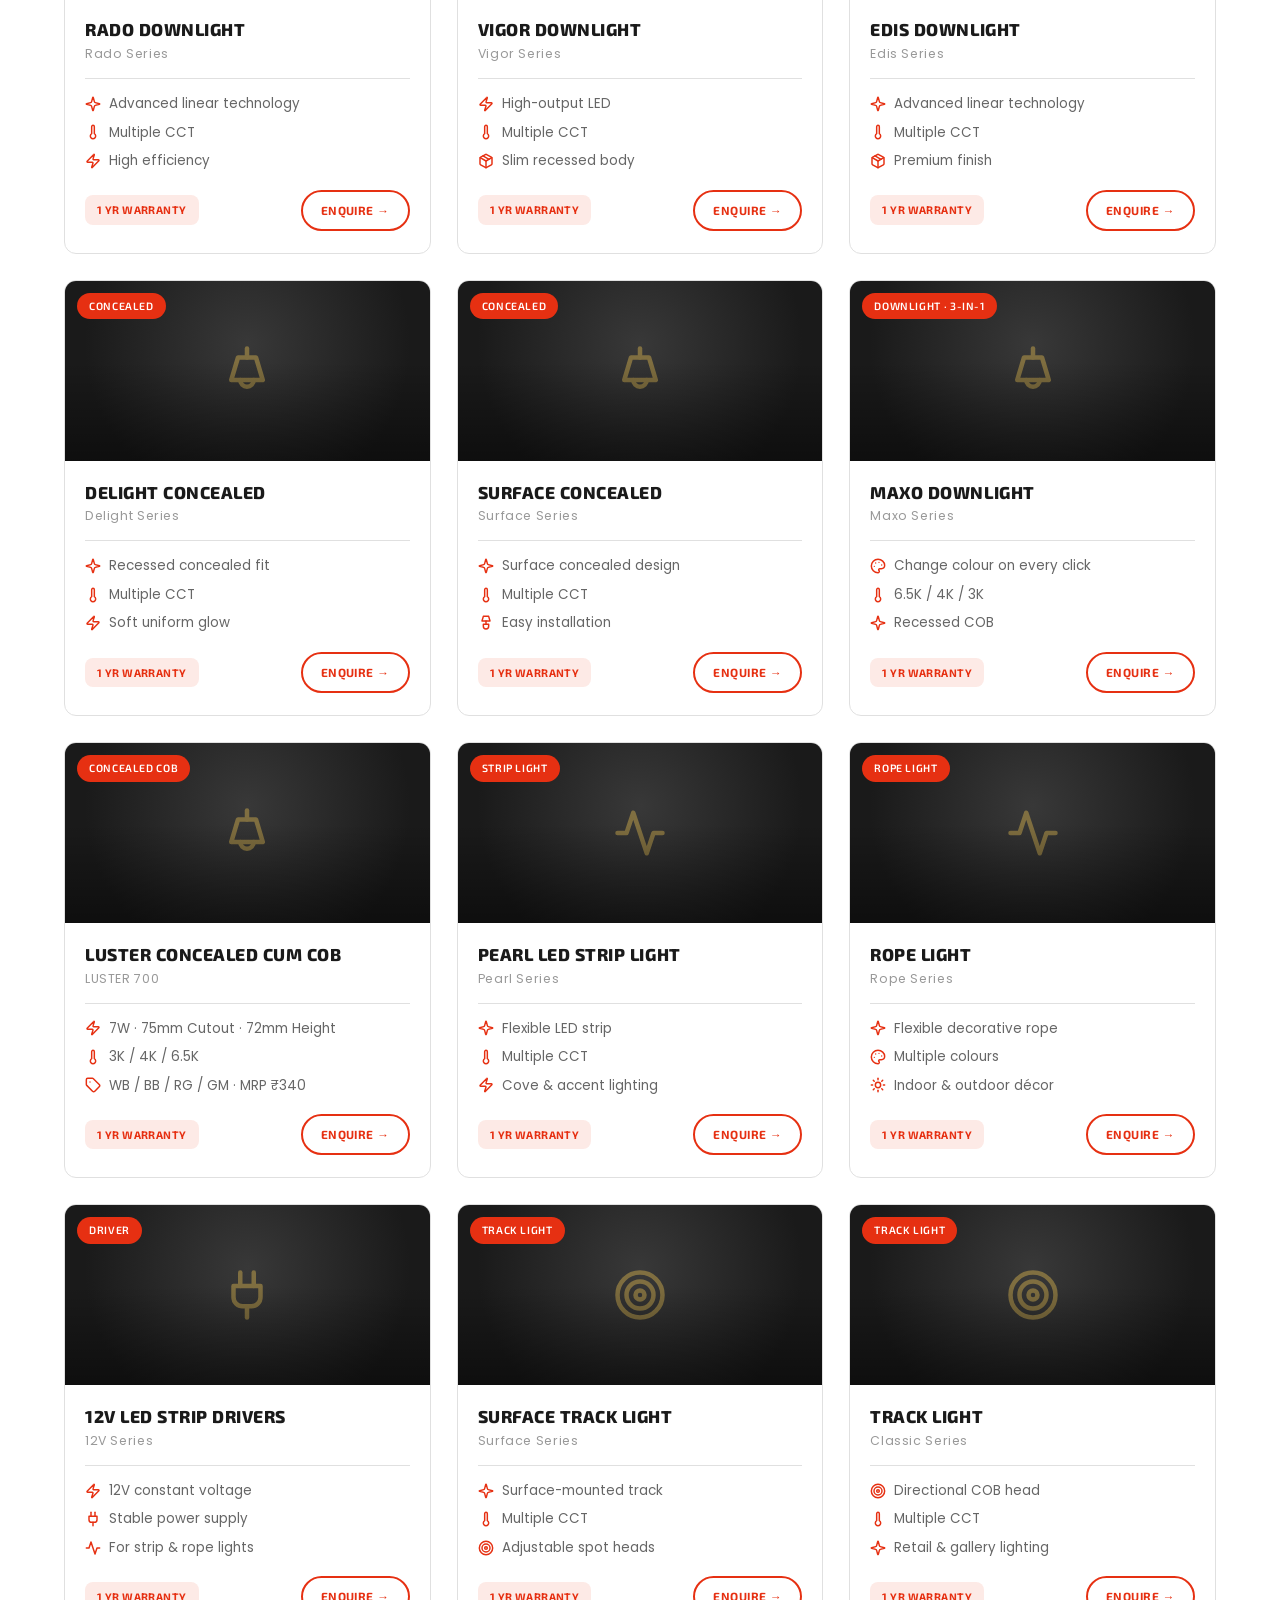
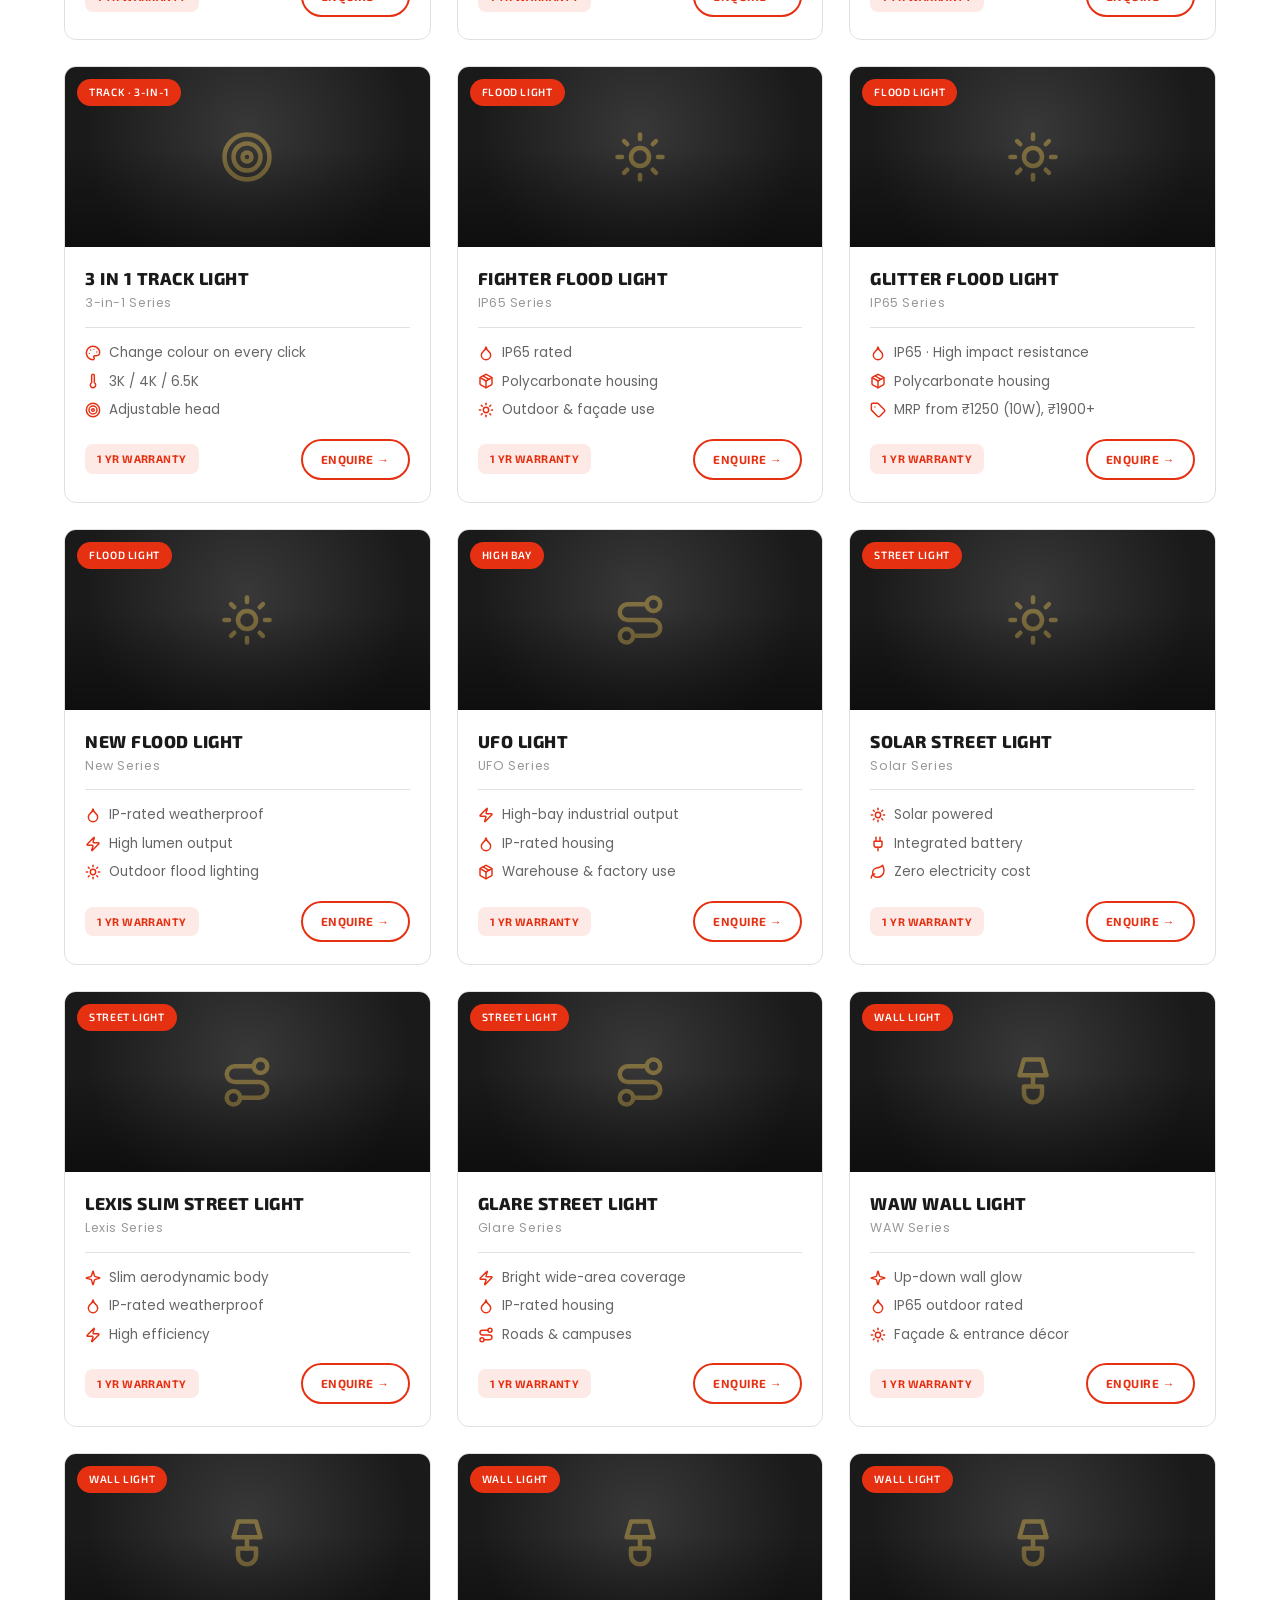
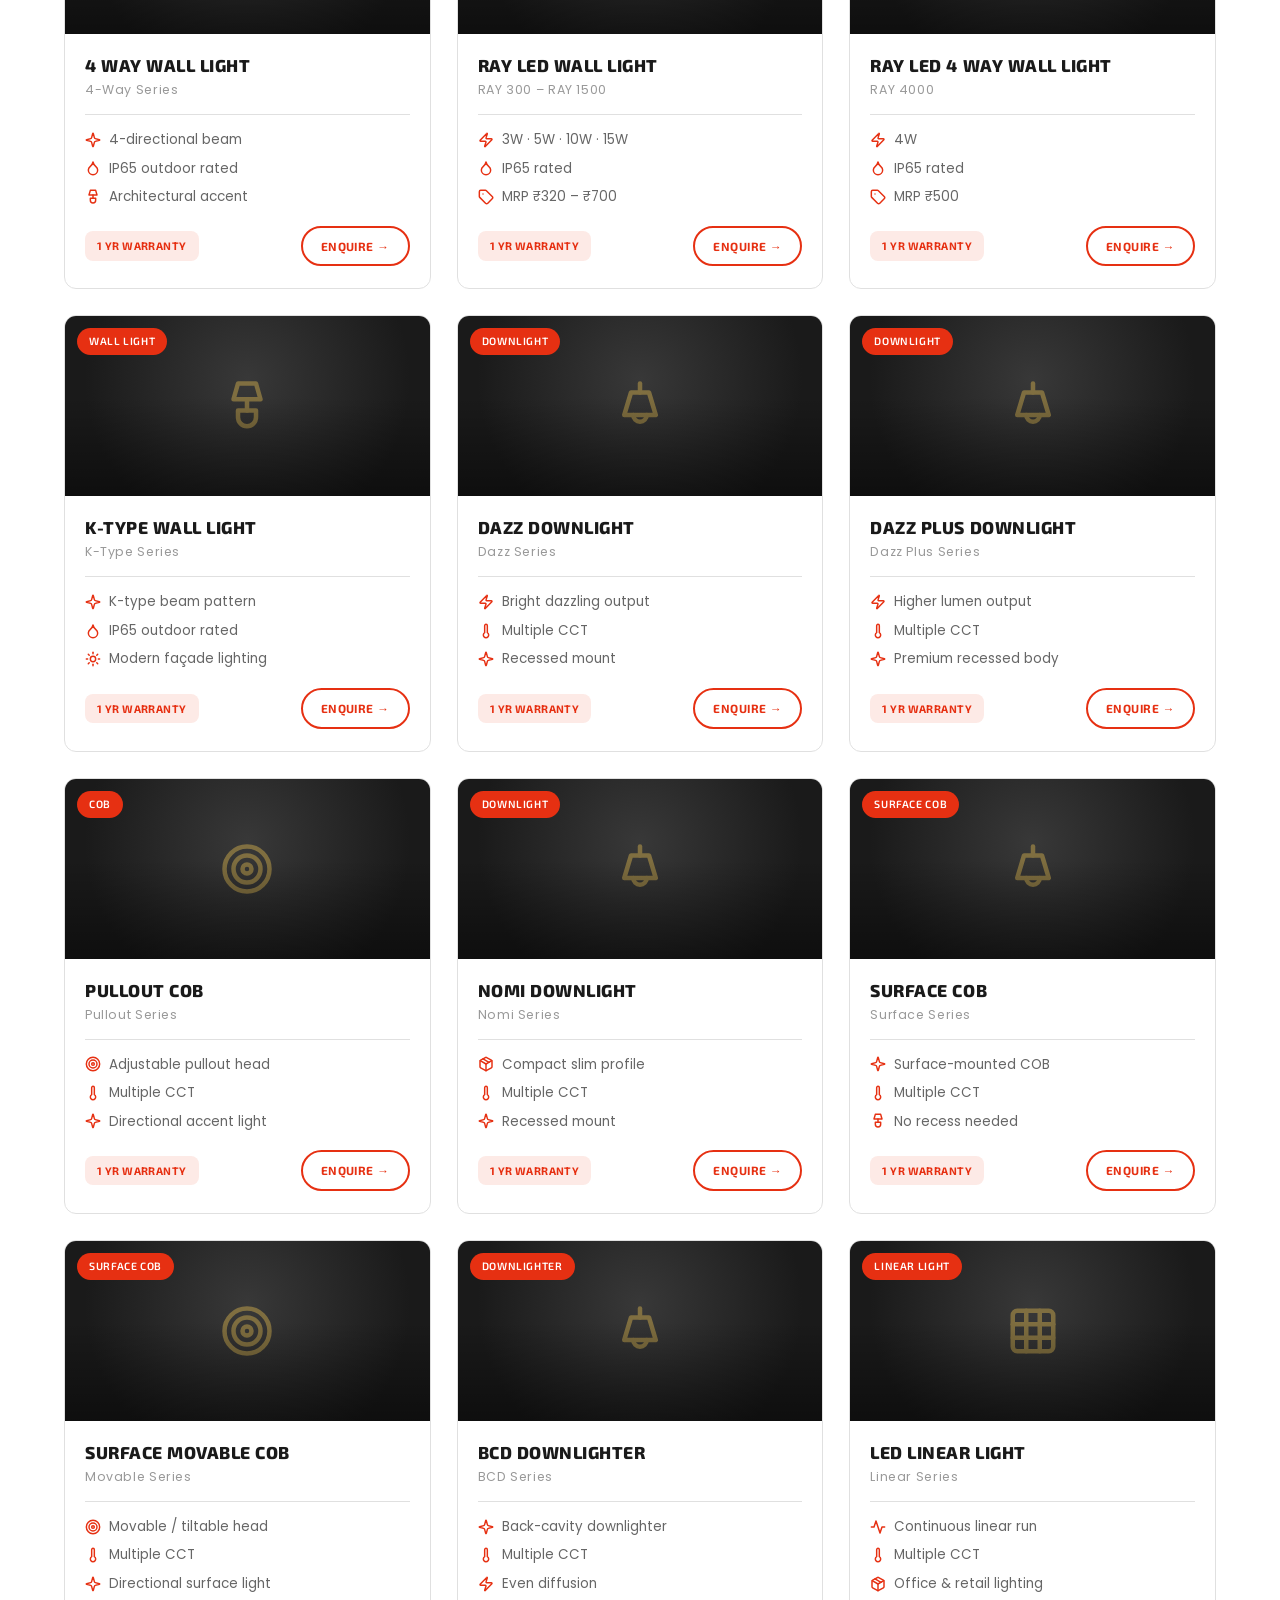
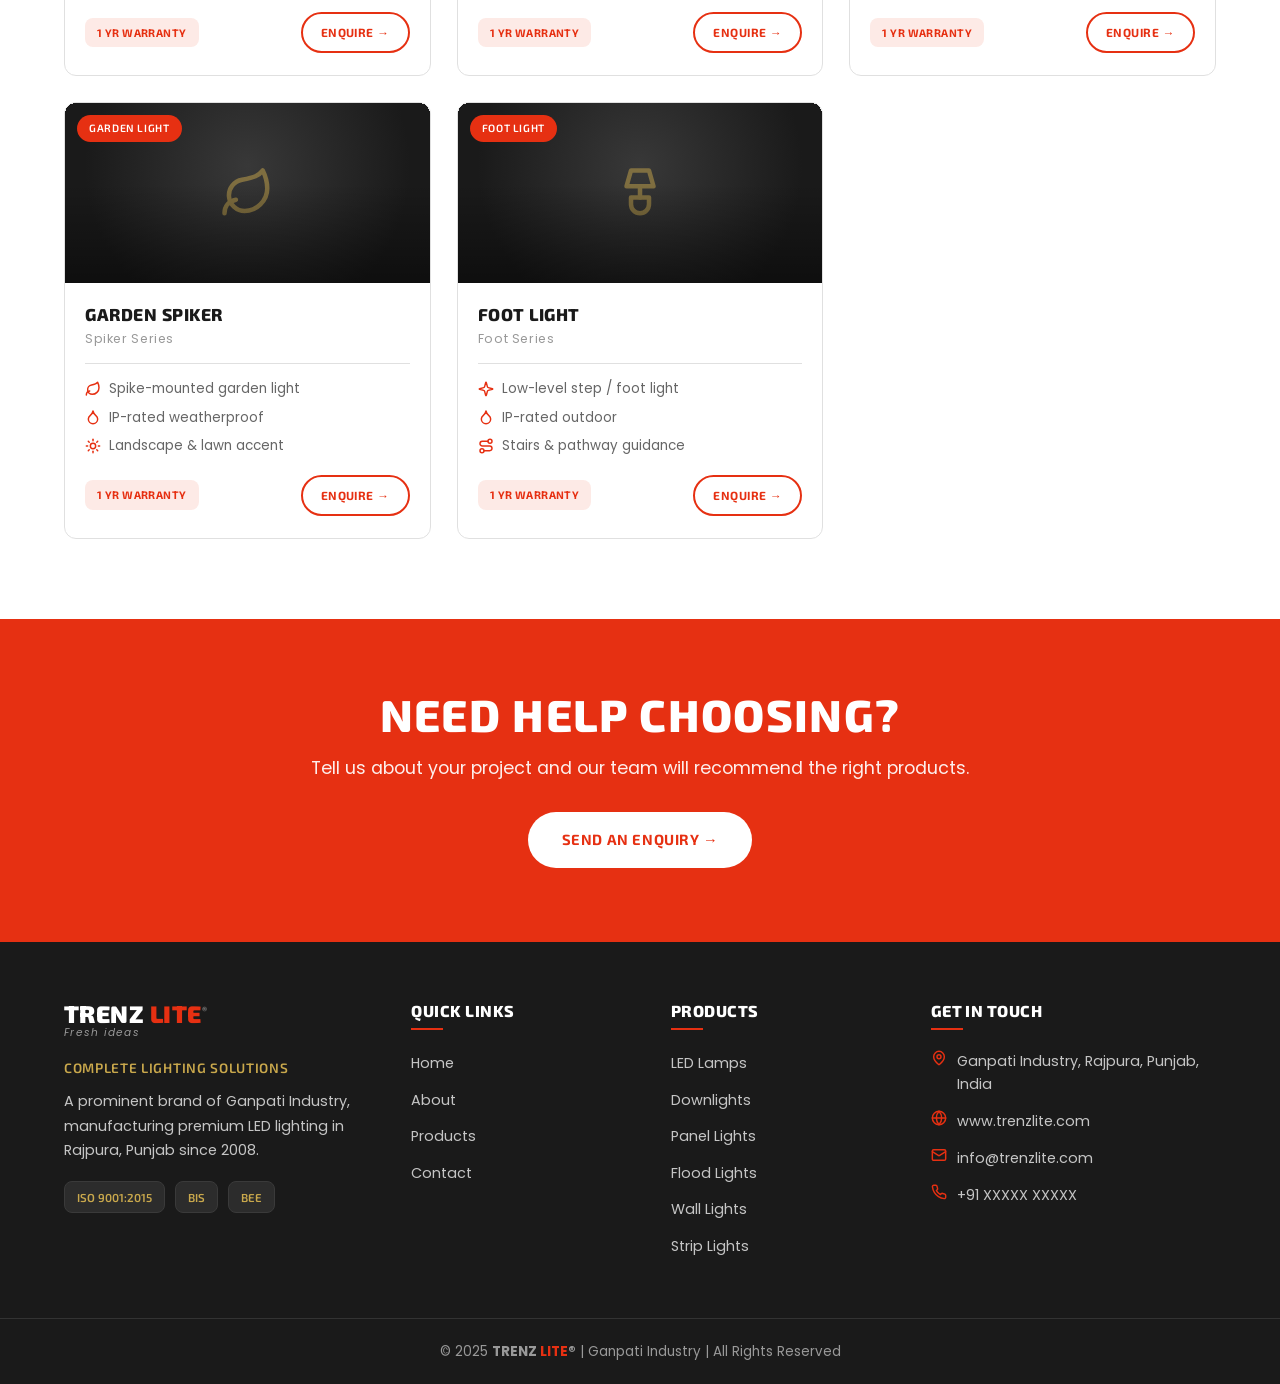
<file: products.html>
<!DOCTYPE html>
<html lang="en">
<head>
  <meta charset="UTF-8" />
  <meta name="viewport" content="width=device-width, initial-scale=1.0" />
  <title>Products — TRENZ LITE® | LED Lamps, Panels, Flood & Wall Lights</title>
  <meta name="description" content="Explore the complete TRENZ LITE® LED lighting range — LED Lamps, COB Downlights, Panel Lights, Flood Lights, Wall Lights, Strip, Track & Street Lights." />
  <link rel="preconnect" href="https://fonts.googleapis.com" />
  <link rel="preconnect" href="https://fonts.gstatic.com" crossorigin />
  <link rel="stylesheet" href="css/styles.css" />
</head>
<body>

  <!-- ===================== SVG ICON SPRITE ===================== -->
  <svg width="0" height="0" style="position:absolute" aria-hidden="true" focusable="false">
    <defs>
      <symbol id="i-zap" viewBox="0 0 24 24"><path d="M4 14a1 1 0 0 1-.78-1.63l9.9-10.2a.5.5 0 0 1 .86.46l-1.92 6.02A1 1 0 0 0 13 10h7a1 1 0 0 1 .78 1.63l-9.9 10.2a.5.5 0 0 1-.86-.46l1.92-6.02A1 1 0 0 0 11 14z"/></symbol>
      <symbol id="i-bulb" viewBox="0 0 24 24"><path d="M15 14c.2-1 .7-1.7 1.5-2.5 1-.9 1.5-2.2 1.5-3.5A6 6 0 0 0 6 8c0 1 .2 2.2 1.5 3.5.8.8 1.3 1.5 1.5 2.5"/><path d="M9 18h6"/><path d="M10 22h4"/></symbol>
      <symbol id="i-downlight" viewBox="0 0 24 24"><path d="M12 2v4"/><path d="M5 16 8 6h8l3 10Z"/><path d="M9 16a3 3 0 0 0 6 0"/></symbol>
      <symbol id="i-grid" viewBox="0 0 24 24"><rect width="18" height="18" x="3" y="3" rx="2"/><path d="M3 9h18"/><path d="M3 15h18"/><path d="M9 3v18"/><path d="M15 3v18"/></symbol>
      <symbol id="i-wall" viewBox="0 0 24 24"><path d="M8 2h8l2 7H6Z"/><path d="M12 9v5"/><path d="M8 14h8v3a4 4 0 0 1-8 0Z"/></symbol>
      <symbol id="i-strip" viewBox="0 0 24 24"><path d="M22 12h-4l-3 9L9 3l-3 9H2"/></symbol>
      <symbol id="i-sun" viewBox="0 0 24 24"><circle cx="12" cy="12" r="4"/><path d="M12 2v2"/><path d="M12 20v2"/><path d="m4.93 4.93 1.41 1.41"/><path d="m17.66 17.66 1.41 1.41"/><path d="M2 12h2"/><path d="M20 12h2"/><path d="m6.34 17.66-1.41 1.41"/><path d="m19.07 4.93-1.41 1.41"/></symbol>
      <symbol id="i-leaf" viewBox="0 0 24 24"><path d="M11 20A7 7 0 0 1 9.8 6.1C15.5 5 17 4.48 19 2c1 2 2 4.18 2 8 0 5.5-4.78 10-10 10Z"/><path d="M2 21c0-3 1.85-5.36 5.08-6"/></symbol>
      <symbol id="i-package" viewBox="0 0 24 24"><path d="m7.5 4.27 9 5.15"/><path d="M21 8a2 2 0 0 0-1-1.73l-7-4a2 2 0 0 0-2 0l-7 4A2 2 0 0 0 3 8v8a2 2 0 0 0 1 1.73l7 4a2 2 0 0 0 2 0l7-4A2 2 0 0 0 21 16Z"/><path d="m3.3 7 8.7 5 8.7-5"/><path d="M12 22V12"/></symbol>
      <symbol id="i-pin" viewBox="0 0 24 24"><path d="M20 10c0 4.993-5.539 10.193-7.399 11.799a1 1 0 0 1-1.202 0C9.539 20.193 4 14.993 4 10a8 8 0 0 1 16 0"/><circle cx="12" cy="10" r="3"/></symbol>
      <symbol id="i-globe" viewBox="0 0 24 24"><circle cx="12" cy="12" r="10"/><path d="M12 2a14.5 14.5 0 0 0 0 20 14.5 14.5 0 0 0 0-20"/><path d="M2 12h20"/></symbol>
      <symbol id="i-mail" viewBox="0 0 24 24"><rect width="20" height="16" x="2" y="4" rx="2"/><path d="m22 7-8.97 5.7a1.94 1.94 0 0 1-2.06 0L2 7"/></symbol>
      <symbol id="i-phone" viewBox="0 0 24 24"><path d="M22 16.92v3a2 2 0 0 1-2.18 2 19.79 19.79 0 0 1-8.63-3.07 19.5 19.5 0 0 1-6-6 19.79 19.79 0 0 1-3.07-8.67A2 2 0 0 1 4.11 2h3a2 2 0 0 1 2 1.72 12.84 12.84 0 0 0 .7 2.81 2 2 0 0 1-.45 2.11L8.09 9.91a16 16 0 0 0 6 6l1.27-1.27a2 2 0 0 1 2.11-.45 12.84 12.84 0 0 0 2.81.7A2 2 0 0 1 22 16.92z"/></symbol>
      <symbol id="i-temp" viewBox="0 0 24 24"><path d="M14 4v10.54a4 4 0 1 1-4 0V4a2 2 0 0 1 4 0Z"/></symbol>
      <symbol id="i-drop" viewBox="0 0 24 24"><path d="M12 22a7 7 0 0 0 7-7c0-2-1-3.9-3-5.5s-3.5-4-4-6.5c-.5 2.5-2 4.9-4 6.5C6 11.1 5 13 5 15a7 7 0 0 0 7 7z"/></symbol>
      <symbol id="i-tag" viewBox="0 0 24 24"><path d="M12.586 2.586A2 2 0 0 0 11.172 2H4a2 2 0 0 0-2 2v7.172a2 2 0 0 0 .586 1.414l8.704 8.704a2.426 2.426 0 0 0 3.42 0l6.58-6.58a2.426 2.426 0 0 0 0-3.42z"/><circle cx="7.5" cy="7.5" r="1" fill="currentColor" stroke="none"/></symbol>
      <symbol id="i-palette" viewBox="0 0 24 24"><path d="M12 22a1 1 0 0 1 0-20 10 9 0 0 1 10 9 5 5 0 0 1-5 5h-2.25a1.75 1.75 0 0 0-1.4 2.8l.3.4a1.75 1.75 0 0 1-1.4 2.8z"/><circle cx="13.5" cy="6.5" r="1" fill="currentColor" stroke="none"/><circle cx="17.5" cy="10.5" r="1" fill="currentColor" stroke="none"/><circle cx="6.5" cy="12.5" r="1" fill="currentColor" stroke="none"/><circle cx="8.5" cy="7.5" r="1" fill="currentColor" stroke="none"/></symbol>
      <symbol id="i-ruler" viewBox="0 0 24 24"><path d="M21.3 15.3a2.4 2.4 0 0 1 0 3.4l-2.6 2.6a2.4 2.4 0 0 1-3.4 0L2.7 8.7a2.41 2.41 0 0 1 0-3.4l2.6-2.6a2.41 2.41 0 0 1 3.4 0Z"/><path d="m14.5 12.5 2-2"/><path d="m11.5 9.5 2-2"/><path d="m8.5 6.5 2-2"/><path d="m17.5 15.5 2-2"/></symbol>
      <symbol id="i-target" viewBox="0 0 24 24"><circle cx="12" cy="12" r="10"/><circle cx="12" cy="12" r="6"/><circle cx="12" cy="12" r="2"/></symbol>
      <symbol id="i-route" viewBox="0 0 24 24"><circle cx="6" cy="19" r="3"/><path d="M9 19h8.5a3.5 3.5 0 0 0 0-7h-11a3.5 3.5 0 0 1 0-7H15"/><circle cx="18" cy="5" r="3"/></symbol>
      <symbol id="i-sparkle" viewBox="0 0 24 24"><path d="M9.937 15.5A2 2 0 0 0 8.5 14.063l-6.135-1.582a.5.5 0 0 1 0-.962L8.5 9.936A2 2 0 0 0 9.937 8.5l1.582-6.135a.5.5 0 0 1 .962 0L14.063 8.5A2 2 0 0 0 15.5 9.937l6.135 1.581a.5.5 0 0 1 0 .964L15.5 14.063a2 2 0 0 0-1.437 1.437l-1.582 6.135a.5.5 0 0 1-.962 0z"/></symbol>
      <symbol id="i-power" viewBox="0 0 24 24"><path d="M12 22v-5"/><path d="M9 8V2"/><path d="M15 8V2"/><path d="M18 8v5a4 4 0 0 1-4 4h-4a4 4 0 0 1-4-4V8Z"/></symbol>
    </defs>
  </svg>

  <!-- ===================== NAVBAR ===================== -->
  <header class="navbar">
    <div class="container">
      <a href="index.html" class="logo" aria-label="TRENZ LITE Home">
        <span class="logo__main"><span class="trenz">TRENZ</span> <span class="lite">LITE</span><span class="reg">®</span></span>
        <span class="logo__tag">Fresh ideas</span>
      </a>
      <nav>
        <ul class="nav-links" id="navLinks">
          <li><a href="index.html">Home</a></li>
          <li><a href="about.html">About</a></li>
          <li><a href="products.html">Products</a></li>
          <li><a href="contact.html">Contact</a></li>
        </ul>
      </nav>
      <button type="button" class="hamburger" id="hamburger" aria-label="Toggle menu" aria-expanded="false" aria-controls="navLinks">
        <span></span><span></span><span></span>
      </button>
    </div>
  </header>

  <main>
    <!-- ===================== PAGE HEADER ===================== -->
    <section class="page-header">
      <div class="page-header__orb"></div>
      <div class="container">
        <h1>Our Products</h1>
        <p class="breadcrumb"><a href="index.html">Home</a><span class="sep">›</span>Products</p>
      </div>
    </section>

    <!-- ===================== PRODUCTS ===================== -->
    <section class="section">
      <div class="container">
        <div class="section-head reveal">
          <h2>Complete LED Range</h2>
          <p>Filter by category to find the perfect lighting solution for your space.</p>
        </div>

        <!-- Filter Bar -->
        <div class="filter-bar reveal">
          <button type="button" class="filter-btn active" data-filter="all">All</button>
          <button type="button" class="filter-btn" data-filter="lamps">LED Lamps</button>
          <button type="button" class="filter-btn" data-filter="downlights">Downlights</button>
          <button type="button" class="filter-btn" data-filter="panels">Panel Lights</button>
          <button type="button" class="filter-btn" data-filter="flood">Flood Lights</button>
          <button type="button" class="filter-btn" data-filter="wall">Wall Lights</button>
          <button type="button" class="filter-btn" data-filter="strip">Strip Lights</button>
          <button type="button" class="filter-btn" data-filter="track">Track Lights</button>
          <button type="button" class="filter-btn" data-filter="street">Street Lights</button>
        </div>

        <!-- Product Grid -->
        <div class="product-grid product-grid--3" id="productGrid">

          <!-- LED LAMPS -->
          <article class="product-card reveal" data-category="lamps">
            <div class="product-card__media"><svg class="svg-ic pc-fallback"><use href="#i-bulb"/></svg><img class="product-card__img" src="https://picsum.photos/seed/tl01/600/420" alt="LED Lamp Alina" loading="lazy" onerror="this.remove()" /><span class="product-card__cat">LED Lamp</span></div>
            <div class="product-card__body">
              <h3>LED Lamp Alina</h3>
              <p class="product-card__model">AN600 – AN5000</p>
              <ul class="product-card__specs">
                <li><svg class="svg-ic ic-sm"><use href="#i-zap"/></svg> 9W · 12W · 15W · 18W · 23W · 30W · 50W</li>
                <li><svg class="svg-ic ic-sm"><use href="#i-temp"/></svg> 6.5K CCT · B22 Cap</li>
                <li><svg class="svg-ic ic-sm"><use href="#i-tag"/></svg> MRP ₹100 – ₹900</li>
              </ul>
              <div class="product-card__foot"><span class="warranty-badge">1 Yr Warranty</span><a href="contact.html" class="btn btn--red-outline btn--sm">Enquire →</a></div>
            </div>
          </article>

          <!-- SPOT LIGHTS -->
          <article class="product-card reveal" data-category="downlights">
            <div class="product-card__media"><svg class="svg-ic pc-fallback"><use href="#i-downlight"/></svg><img class="product-card__img" src="https://picsum.photos/seed/tl02/600/420" alt="Tulip LED Spot Light" loading="lazy" onerror="this.remove()" /><span class="product-card__cat">Spot Light</span></div>
            <div class="product-card__body">
              <h3>Tulip LED Spot Light</h3>
              <p class="product-card__model">TULIP 200</p>
              <ul class="product-card__specs">
                <li><svg class="svg-ic ic-sm"><use href="#i-zap"/></svg> 2W</li>
                <li><svg class="svg-ic ic-sm"><use href="#i-temp"/></svg> 3K / 4K / 6.5K / R / G / B / P</li>
                <li><svg class="svg-ic ic-sm"><use href="#i-ruler"/></svg> 36mm Cutout · MRP ₹120</li>
              </ul>
              <div class="product-card__foot"><span class="warranty-badge">2 Yr Warranty</span><a href="contact.html" class="btn btn--red-outline btn--sm">Enquire →</a></div>
            </div>
          </article>

          <article class="product-card reveal" data-category="downlights">
            <div class="product-card__media"><svg class="svg-ic pc-fallback"><use href="#i-downlight"/></svg><img class="product-card__img" src="https://picsum.photos/seed/tl03/600/420" alt="Fame LED COB Spot" loading="lazy" onerror="this.remove()" /><span class="product-card__cat">Spot Light</span></div>
            <div class="product-card__body">
              <h3>Fame LED COB Spot</h3>
              <p class="product-card__model">FMS3</p>
              <ul class="product-card__specs">
                <li><svg class="svg-ic ic-sm"><use href="#i-zap"/></svg> 3W</li>
                <li><svg class="svg-ic ic-sm"><use href="#i-temp"/></svg> 3K / 4K / 6.5K</li>
                <li><svg class="svg-ic ic-sm"><use href="#i-palette"/></svg> White / Black / Rose Gold · MRP ₹220–240</li>
              </ul>
              <div class="product-card__foot"><span class="warranty-badge">2 Yr Warranty</span><a href="contact.html" class="btn btn--red-outline btn--sm">Enquire →</a></div>
            </div>
          </article>

          <!-- DEEP COB -->
          <article class="product-card reveal" data-category="downlights">
            <div class="product-card__media"><svg class="svg-ic pc-fallback"><use href="#i-downlight"/></svg><img class="product-card__img" src="https://picsum.photos/seed/tl04/600/420" alt="Tulip Flower Deep COB" loading="lazy" onerror="this.remove()" /><span class="product-card__cat">Deep COB</span></div>
            <div class="product-card__body">
              <h3>Tulip Flower Deep COB</h3>
              <p class="product-card__model">Multi-Colour</p>
              <ul class="product-card__specs">
                <li><svg class="svg-ic ic-sm"><use href="#i-palette"/></svg> Multi-colour options</li>
                <li><svg class="svg-ic ic-sm"><use href="#i-temp"/></svg> 3K / 4K / 6.5K</li>
                <li><svg class="svg-ic ic-sm"><use href="#i-sparkle"/></svg> Deep recessed COB</li>
              </ul>
              <div class="product-card__foot"><span class="warranty-badge">1 Yr Warranty</span><a href="contact.html" class="btn btn--red-outline btn--sm">Enquire →</a></div>
            </div>
          </article>

          <article class="product-card reveal" data-category="downlights">
            <div class="product-card__media"><svg class="svg-ic pc-fallback"><use href="#i-downlight"/></svg><img class="product-card__img" src="https://picsum.photos/seed/tl05/600/420" alt="Pearl Deep COB Light" loading="lazy" onerror="this.remove()" /><span class="product-card__cat">Deep COB</span></div>
            <div class="product-card__body">
              <h3>Pearl Deep COB Light</h3>
              <p class="product-card__model">Multi-Colour</p>
              <ul class="product-card__specs">
                <li><svg class="svg-ic ic-sm"><use href="#i-palette"/></svg> Multi-colour options</li>
                <li><svg class="svg-ic ic-sm"><use href="#i-temp"/></svg> Selectable CCT</li>
                <li><svg class="svg-ic ic-sm"><use href="#i-sparkle"/></svg> Anti-glare deep COB</li>
              </ul>
              <div class="product-card__foot"><span class="warranty-badge">1 Yr Warranty</span><a href="contact.html" class="btn btn--red-outline btn--sm">Enquire →</a></div>
            </div>
          </article>

          <!-- SURFACE STRIKER / COB DOWNLIGHT -->
          <article class="product-card reveal" data-category="downlights">
            <div class="product-card__media"><svg class="svg-ic pc-fallback"><use href="#i-downlight"/></svg><img class="product-card__img" src="https://picsum.photos/seed/tl06/600/420" alt="Surface Striker LED" loading="lazy" onerror="this.remove()" /><span class="product-card__cat">Downlight</span></div>
            <div class="product-card__body">
              <h3>Surface Striker LED</h3>
              <p class="product-card__model">Surface Mount</p>
              <ul class="product-card__specs">
                <li><svg class="svg-ic ic-sm"><use href="#i-sparkle"/></svg> Surface striker design</li>
                <li><svg class="svg-ic ic-sm"><use href="#i-temp"/></svg> Multiple CCT</li>
                <li><svg class="svg-ic ic-sm"><use href="#i-leaf"/></svg> Energy efficient</li>
              </ul>
              <div class="product-card__foot"><span class="warranty-badge">1 Yr Warranty</span><a href="contact.html" class="btn btn--red-outline btn--sm">Enquire →</a></div>
            </div>
          </article>

          <article class="product-card reveal" data-category="downlights">
            <div class="product-card__media"><svg class="svg-ic pc-fallback"><use href="#i-downlight"/></svg><img class="product-card__img" src="https://picsum.photos/seed/tl07/600/420" alt="Ellen COB Downlight" loading="lazy" onerror="this.remove()" /><span class="product-card__cat">COB Downlight</span></div>
            <div class="product-card__body">
              <h3>Ellen COB Downlight</h3>
              <p class="product-card__model">Surface Mount</p>
              <ul class="product-card__specs">
                <li><svg class="svg-ic ic-sm"><use href="#i-zap"/></svg> COB technology</li>
                <li><svg class="svg-ic ic-sm"><use href="#i-temp"/></svg> Multiple CCT</li>
                <li><svg class="svg-ic ic-sm"><use href="#i-sparkle"/></svg> Surface mounted</li>
              </ul>
              <div class="product-card__foot"><span class="warranty-badge">1 Yr Warranty</span><a href="contact.html" class="btn btn--red-outline btn--sm">Enquire →</a></div>
            </div>
          </article>

          <!-- BACKLIT PANELS -->
          <article class="product-card reveal" data-category="panels">
            <div class="product-card__media"><svg class="svg-ic pc-fallback"><use href="#i-grid"/></svg><img class="product-card__img" src="https://picsum.photos/seed/tl08/600/420" alt="Trio Backlit Panel" loading="lazy" onerror="this.remove()" /><span class="product-card__cat">Panel</span></div>
            <div class="product-card__body">
              <h3>Trio Backlit Panel</h3>
              <p class="product-card__model">Backlit Series</p>
              <ul class="product-card__specs">
                <li><svg class="svg-ic ic-sm"><use href="#i-temp"/></svg> 3K / 4K / 6.5K</li>
                <li><svg class="svg-ic ic-sm"><use href="#i-sparkle"/></svg> Edge-to-edge backlit glow</li>
                <li><svg class="svg-ic ic-sm"><use href="#i-package"/></svg> Slim profile</li>
              </ul>
              <div class="product-card__foot"><span class="warranty-badge">2 Yr Warranty</span><a href="contact.html" class="btn btn--red-outline btn--sm">Enquire →</a></div>
            </div>
          </article>

          <article class="product-card reveal" data-category="panels">
            <div class="product-card__media"><svg class="svg-ic pc-fallback"><use href="#i-grid"/></svg><img class="product-card__img" src="https://picsum.photos/seed/tl09/600/420" alt="Trio Backlit 3-in-1" loading="lazy" onerror="this.remove()" /><span class="product-card__cat">Panel · 3-in-1</span></div>
            <div class="product-card__body">
              <h3>Trio Backlit 3-in-1</h3>
              <p class="product-card__model">350 / 540 / 660</p>
              <ul class="product-card__specs">
                <li><svg class="svg-ic ic-sm"><use href="#i-palette"/></svg> Change colour on every click</li>
                <li><svg class="svg-ic ic-sm"><use href="#i-temp"/></svg> 3K / 4K / 6.5K</li>
                <li><svg class="svg-ic ic-sm"><use href="#i-sparkle"/></svg> Backlit panel</li>
              </ul>
              <div class="product-card__foot"><span class="warranty-badge">2 Yr Warranty</span><a href="contact.html" class="btn btn--red-outline btn--sm">Enquire →</a></div>
            </div>
          </article>

          <!-- ECO PANELS -->
          <article class="product-card reveal" data-category="panels">
            <div class="product-card__media"><svg class="svg-ic pc-fallback"><use href="#i-grid"/></svg><img class="product-card__img" src="https://picsum.photos/seed/tl10/600/420" alt="Eco LED Panel" loading="lazy" onerror="this.remove()" /><span class="product-card__cat">Panel</span></div>
            <div class="product-card__body">
              <h3>Eco LED Panel</h3>
              <p class="product-card__model">Eco Series</p>
              <ul class="product-card__specs">
                <li><svg class="svg-ic ic-sm"><use href="#i-leaf"/></svg> Energy-saving design</li>
                <li><svg class="svg-ic ic-sm"><use href="#i-temp"/></svg> Multiple CCT</li>
                <li><svg class="svg-ic ic-sm"><use href="#i-sparkle"/></svg> Uniform illumination</li>
              </ul>
              <div class="product-card__foot"><span class="warranty-badge">1 Yr Warranty</span><a href="contact.html" class="btn btn--red-outline btn--sm">Enquire →</a></div>
            </div>
          </article>

          <article class="product-card reveal" data-category="panels">
            <div class="product-card__media"><svg class="svg-ic pc-fallback"><use href="#i-grid"/></svg><img class="product-card__img" src="https://picsum.photos/seed/tl11/600/420" alt="Eco LED Panel 3-in-1" loading="lazy" onerror="this.remove()" /><span class="product-card__cat">Panel · 3-in-1</span></div>
            <div class="product-card__body">
              <h3>Eco LED Panel 3-in-1</h3>
              <p class="product-card__model">Eco Series</p>
              <ul class="product-card__specs">
                <li><svg class="svg-ic ic-sm"><use href="#i-palette"/></svg> Change colour on every click</li>
                <li><svg class="svg-ic ic-sm"><use href="#i-temp"/></svg> 3K / 4K / 6.5K</li>
                <li><svg class="svg-ic ic-sm"><use href="#i-leaf"/></svg> Energy efficient</li>
              </ul>
              <div class="product-card__foot"><span class="warranty-badge">1 Yr Warranty</span><a href="contact.html" class="btn btn--red-outline btn--sm">Enquire →</a></div>
            </div>
          </article>

          <!-- RIGID PANELS -->
          <article class="product-card reveal" data-category="panels">
            <div class="product-card__media"><svg class="svg-ic pc-fallback"><use href="#i-grid"/></svg><img class="product-card__img" src="https://picsum.photos/seed/tl12/600/420" alt="Rigid LED Panel" loading="lazy" onerror="this.remove()" /><span class="product-card__cat">Panel</span></div>
            <div class="product-card__body">
              <h3>Rigid LED Panel</h3>
              <p class="product-card__model">Rigid Series</p>
              <ul class="product-card__specs">
                <li><svg class="svg-ic ic-sm"><use href="#i-package"/></svg> Sturdy rigid body</li>
                <li><svg class="svg-ic ic-sm"><use href="#i-temp"/></svg> Multiple CCT</li>
                <li><svg class="svg-ic ic-sm"><use href="#i-sparkle"/></svg> Recessed mount</li>
              </ul>
              <div class="product-card__foot"><span class="warranty-badge">1 Yr Warranty</span><a href="contact.html" class="btn btn--red-outline btn--sm">Enquire →</a></div>
            </div>
          </article>

          <article class="product-card reveal" data-category="panels">
            <div class="product-card__media"><svg class="svg-ic pc-fallback"><use href="#i-grid"/></svg><img class="product-card__img" src="https://picsum.photos/seed/tl13/600/420" alt="Ice Panel" loading="lazy" onerror="this.remove()" /><span class="product-card__cat">Panel</span></div>
            <div class="product-card__body">
              <h3>Ice Panel</h3>
              <p class="product-card__model">Ice Series</p>
              <ul class="product-card__specs">
                <li><svg class="svg-ic ic-sm"><use href="#i-sparkle"/></svg> Crisp ice-finish diffuser</li>
                <li><svg class="svg-ic ic-sm"><use href="#i-temp"/></svg> Multiple CCT</li>
                <li><svg class="svg-ic ic-sm"><use href="#i-package"/></svg> Slim profile</li>
              </ul>
              <div class="product-card__foot"><span class="warranty-badge">1 Yr Warranty</span><a href="contact.html" class="btn btn--red-outline btn--sm">Enquire →</a></div>
            </div>
          </article>

          <!-- SURFACE PANEL -->
          <article class="product-card reveal" data-category="panels">
            <div class="product-card__media"><svg class="svg-ic pc-fallback"><use href="#i-grid"/></svg><img class="product-card__img" src="https://picsum.photos/seed/tl14/600/420" alt="Surface LED Panel" loading="lazy" onerror="this.remove()" /><span class="product-card__cat">Surface Panel</span></div>
            <div class="product-card__body">
              <h3>Surface LED Panel</h3>
              <p class="product-card__model">SFP 600 / 1200 / 1800</p>
              <ul class="product-card__specs">
                <li><svg class="svg-ic ic-sm"><use href="#i-zap"/></svg> 6W (90mm) · 12W (120mm) · 18W (155mm)</li>
                <li><svg class="svg-ic ic-sm"><use href="#i-sparkle"/></svg> Surface mounted</li>
                <li><svg class="svg-ic ic-sm"><use href="#i-tag"/></svg> MRP ₹300 / ₹400 / ₹550</li>
              </ul>
              <div class="product-card__foot"><span class="warranty-badge">1 Yr Warranty</span><a href="contact.html" class="btn btn--red-outline btn--sm">Enquire →</a></div>
            </div>
          </article>

          <article class="product-card reveal" data-category="downlights">
            <div class="product-card__media"><svg class="svg-ic pc-fallback"><use href="#i-downlight"/></svg><img class="product-card__img" src="https://picsum.photos/seed/tl15/600/420" alt="Ceiling Downlight" loading="lazy" onerror="this.remove()" /><span class="product-card__cat">Downlight</span></div>
            <div class="product-card__body">
              <h3>Ceiling Downlight</h3>
              <p class="product-card__model">Ceiling Series</p>
              <ul class="product-card__specs">
                <li><svg class="svg-ic ic-sm"><use href="#i-sparkle"/></svg> Recessed ceiling fit</li>
                <li><svg class="svg-ic ic-sm"><use href="#i-temp"/></svg> Multiple CCT</li>
                <li><svg class="svg-ic ic-sm"><use href="#i-zap"/></svg> Even light spread</li>
              </ul>
              <div class="product-card__foot"><span class="warranty-badge">1 Yr Warranty</span><a href="contact.html" class="btn btn--red-outline btn--sm">Enquire →</a></div>
            </div>
          </article>

          <!-- DOWNLIGHTS -->
          <article class="product-card reveal" data-category="downlights">
            <div class="product-card__media"><svg class="svg-ic pc-fallback"><use href="#i-downlight"/></svg><img class="product-card__img" src="https://picsum.photos/seed/tl16/600/420" alt="Rado Downlight" loading="lazy" onerror="this.remove()" /><span class="product-card__cat">Downlight</span></div>
            <div class="product-card__body">
              <h3>Rado Downlight</h3>
              <p class="product-card__model">Rado Series</p>
              <ul class="product-card__specs">
                <li><svg class="svg-ic ic-sm"><use href="#i-sparkle"/></svg> Advanced linear technology</li>
                <li><svg class="svg-ic ic-sm"><use href="#i-temp"/></svg> Multiple CCT</li>
                <li><svg class="svg-ic ic-sm"><use href="#i-zap"/></svg> High efficiency</li>
              </ul>
              <div class="product-card__foot"><span class="warranty-badge">1 Yr Warranty</span><a href="contact.html" class="btn btn--red-outline btn--sm">Enquire →</a></div>
            </div>
          </article>

          <article class="product-card reveal" data-category="downlights">
            <div class="product-card__media"><svg class="svg-ic pc-fallback"><use href="#i-downlight"/></svg><img class="product-card__img" src="https://picsum.photos/seed/tl17/600/420" alt="Vigor Downlight" loading="lazy" onerror="this.remove()" /><span class="product-card__cat">Downlight</span></div>
            <div class="product-card__body">
              <h3>Vigor Downlight</h3>
              <p class="product-card__model">Vigor Series</p>
              <ul class="product-card__specs">
                <li><svg class="svg-ic ic-sm"><use href="#i-zap"/></svg> High-output LED</li>
                <li><svg class="svg-ic ic-sm"><use href="#i-temp"/></svg> Multiple CCT</li>
                <li><svg class="svg-ic ic-sm"><use href="#i-package"/></svg> Slim recessed body</li>
              </ul>
              <div class="product-card__foot"><span class="warranty-badge">1 Yr Warranty</span><a href="contact.html" class="btn btn--red-outline btn--sm">Enquire →</a></div>
            </div>
          </article>

          <article class="product-card reveal" data-category="downlights">
            <div class="product-card__media"><svg class="svg-ic pc-fallback"><use href="#i-downlight"/></svg><img class="product-card__img" src="https://picsum.photos/seed/tl18/600/420" alt="Edis Downlight" loading="lazy" onerror="this.remove()" /><span class="product-card__cat">Downlight</span></div>
            <div class="product-card__body">
              <h3>Edis Downlight</h3>
              <p class="product-card__model">Edis Series</p>
              <ul class="product-card__specs">
                <li><svg class="svg-ic ic-sm"><use href="#i-sparkle"/></svg> Advanced linear technology</li>
                <li><svg class="svg-ic ic-sm"><use href="#i-temp"/></svg> Multiple CCT</li>
                <li><svg class="svg-ic ic-sm"><use href="#i-package"/></svg> Premium finish</li>
              </ul>
              <div class="product-card__foot"><span class="warranty-badge">1 Yr Warranty</span><a href="contact.html" class="btn btn--red-outline btn--sm">Enquire →</a></div>
            </div>
          </article>

          <!-- CONCEALED -->
          <article class="product-card reveal" data-category="downlights">
            <div class="product-card__media"><svg class="svg-ic pc-fallback"><use href="#i-downlight"/></svg><img class="product-card__img" src="https://picsum.photos/seed/tl19/600/420" alt="Delight Concealed" loading="lazy" onerror="this.remove()" /><span class="product-card__cat">Concealed</span></div>
            <div class="product-card__body">
              <h3>Delight Concealed</h3>
              <p class="product-card__model">Delight Series</p>
              <ul class="product-card__specs">
                <li><svg class="svg-ic ic-sm"><use href="#i-sparkle"/></svg> Recessed concealed fit</li>
                <li><svg class="svg-ic ic-sm"><use href="#i-temp"/></svg> Multiple CCT</li>
                <li><svg class="svg-ic ic-sm"><use href="#i-zap"/></svg> Soft uniform glow</li>
              </ul>
              <div class="product-card__foot"><span class="warranty-badge">1 Yr Warranty</span><a href="contact.html" class="btn btn--red-outline btn--sm">Enquire →</a></div>
            </div>
          </article>

          <article class="product-card reveal" data-category="downlights">
            <div class="product-card__media"><svg class="svg-ic pc-fallback"><use href="#i-downlight"/></svg><img class="product-card__img" src="https://picsum.photos/seed/tl20/600/420" alt="Surface Concealed" loading="lazy" onerror="this.remove()" /><span class="product-card__cat">Concealed</span></div>
            <div class="product-card__body">
              <h3>Surface Concealed</h3>
              <p class="product-card__model">Surface Series</p>
              <ul class="product-card__specs">
                <li><svg class="svg-ic ic-sm"><use href="#i-sparkle"/></svg> Surface concealed design</li>
                <li><svg class="svg-ic ic-sm"><use href="#i-temp"/></svg> Multiple CCT</li>
                <li><svg class="svg-ic ic-sm"><use href="#i-wall"/></svg> Easy installation</li>
              </ul>
              <div class="product-card__foot"><span class="warranty-badge">1 Yr Warranty</span><a href="contact.html" class="btn btn--red-outline btn--sm">Enquire →</a></div>
            </div>
          </article>

          <!-- MAXO & LUSTER -->
          <article class="product-card reveal" data-category="downlights">
            <div class="product-card__media"><svg class="svg-ic pc-fallback"><use href="#i-downlight"/></svg><img class="product-card__img" src="https://picsum.photos/seed/tl21/600/420" alt="Maxo Downlight" loading="lazy" onerror="this.remove()" /><span class="product-card__cat">Downlight · 3-in-1</span></div>
            <div class="product-card__body">
              <h3>Maxo Downlight</h3>
              <p class="product-card__model">Maxo Series</p>
              <ul class="product-card__specs">
                <li><svg class="svg-ic ic-sm"><use href="#i-palette"/></svg> Change colour on every click</li>
                <li><svg class="svg-ic ic-sm"><use href="#i-temp"/></svg> 6.5K / 4K / 3K</li>
                <li><svg class="svg-ic ic-sm"><use href="#i-sparkle"/></svg> Recessed COB</li>
              </ul>
              <div class="product-card__foot"><span class="warranty-badge">1 Yr Warranty</span><a href="contact.html" class="btn btn--red-outline btn--sm">Enquire →</a></div>
            </div>
          </article>

          <article class="product-card reveal" data-category="downlights">
            <div class="product-card__media"><svg class="svg-ic pc-fallback"><use href="#i-downlight"/></svg><img class="product-card__img" src="https://picsum.photos/seed/tl22/600/420" alt="Luster Concealed cum COB" loading="lazy" onerror="this.remove()" /><span class="product-card__cat">Concealed COB</span></div>
            <div class="product-card__body">
              <h3>Luster Concealed cum COB</h3>
              <p class="product-card__model">LUSTER 700</p>
              <ul class="product-card__specs">
                <li><svg class="svg-ic ic-sm"><use href="#i-zap"/></svg> 7W · 75mm Cutout · 72mm Height</li>
                <li><svg class="svg-ic ic-sm"><use href="#i-temp"/></svg> 3K / 4K / 6.5K</li>
                <li><svg class="svg-ic ic-sm"><use href="#i-tag"/></svg> WB / BB / RG / GM · MRP ₹340</li>
              </ul>
              <div class="product-card__foot"><span class="warranty-badge">1 Yr Warranty</span><a href="contact.html" class="btn btn--red-outline btn--sm">Enquire →</a></div>
            </div>
          </article>

          <!-- STRIP LIGHTS -->
          <article class="product-card reveal" data-category="strip">
            <div class="product-card__media"><svg class="svg-ic pc-fallback"><use href="#i-strip"/></svg><img class="product-card__img" src="https://picsum.photos/seed/tl23/600/420" alt="Pearl LED Strip Light" loading="lazy" onerror="this.remove()" /><span class="product-card__cat">Strip Light</span></div>
            <div class="product-card__body">
              <h3>Pearl LED Strip Light</h3>
              <p class="product-card__model">Pearl Series</p>
              <ul class="product-card__specs">
                <li><svg class="svg-ic ic-sm"><use href="#i-sparkle"/></svg> Flexible LED strip</li>
                <li><svg class="svg-ic ic-sm"><use href="#i-temp"/></svg> Multiple CCT</li>
                <li><svg class="svg-ic ic-sm"><use href="#i-zap"/></svg> Cove &amp; accent lighting</li>
              </ul>
              <div class="product-card__foot"><span class="warranty-badge">1 Yr Warranty</span><a href="contact.html" class="btn btn--red-outline btn--sm">Enquire →</a></div>
            </div>
          </article>

          <article class="product-card reveal" data-category="strip">
            <div class="product-card__media"><svg class="svg-ic pc-fallback"><use href="#i-strip"/></svg><img class="product-card__img" src="https://picsum.photos/seed/tl24/600/420" alt="Rope Light" loading="lazy" onerror="this.remove()" /><span class="product-card__cat">Rope Light</span></div>
            <div class="product-card__body">
              <h3>Rope Light</h3>
              <p class="product-card__model">Rope Series</p>
              <ul class="product-card__specs">
                <li><svg class="svg-ic ic-sm"><use href="#i-sparkle"/></svg> Flexible decorative rope</li>
                <li><svg class="svg-ic ic-sm"><use href="#i-palette"/></svg> Multiple colours</li>
                <li><svg class="svg-ic ic-sm"><use href="#i-sun"/></svg> Indoor &amp; outdoor décor</li>
              </ul>
              <div class="product-card__foot"><span class="warranty-badge">1 Yr Warranty</span><a href="contact.html" class="btn btn--red-outline btn--sm">Enquire →</a></div>
            </div>
          </article>

          <article class="product-card reveal" data-category="strip">
            <div class="product-card__media"><svg class="svg-ic pc-fallback"><use href="#i-power"/></svg><img class="product-card__img" src="https://picsum.photos/seed/tl25/600/420" alt="12V LED Strip Drivers" loading="lazy" onerror="this.remove()" /><span class="product-card__cat">Driver</span></div>
            <div class="product-card__body">
              <h3>12V LED Strip Drivers</h3>
              <p class="product-card__model">12V Series</p>
              <ul class="product-card__specs">
                <li><svg class="svg-ic ic-sm"><use href="#i-zap"/></svg> 12V constant voltage</li>
                <li><svg class="svg-ic ic-sm"><use href="#i-power"/></svg> Stable power supply</li>
                <li><svg class="svg-ic ic-sm"><use href="#i-strip"/></svg> For strip &amp; rope lights</li>
              </ul>
              <div class="product-card__foot"><span class="warranty-badge">1 Yr Warranty</span><a href="contact.html" class="btn btn--red-outline btn--sm">Enquire →</a></div>
            </div>
          </article>

          <!-- TRACK LIGHTS -->
          <article class="product-card reveal" data-category="track">
            <div class="product-card__media"><svg class="svg-ic pc-fallback"><use href="#i-target"/></svg><img class="product-card__img" src="https://picsum.photos/seed/tl26/600/420" alt="Surface Track Light" loading="lazy" onerror="this.remove()" /><span class="product-card__cat">Track Light</span></div>
            <div class="product-card__body">
              <h3>Surface Track Light</h3>
              <p class="product-card__model">Surface Series</p>
              <ul class="product-card__specs">
                <li><svg class="svg-ic ic-sm"><use href="#i-sparkle"/></svg> Surface-mounted track</li>
                <li><svg class="svg-ic ic-sm"><use href="#i-temp"/></svg> Multiple CCT</li>
                <li><svg class="svg-ic ic-sm"><use href="#i-target"/></svg> Adjustable spot heads</li>
              </ul>
              <div class="product-card__foot"><span class="warranty-badge">1 Yr Warranty</span><a href="contact.html" class="btn btn--red-outline btn--sm">Enquire →</a></div>
            </div>
          </article>

          <article class="product-card reveal" data-category="track">
            <div class="product-card__media"><svg class="svg-ic pc-fallback"><use href="#i-target"/></svg><img class="product-card__img" src="https://picsum.photos/seed/tl27/600/420" alt="Track Light" loading="lazy" onerror="this.remove()" /><span class="product-card__cat">Track Light</span></div>
            <div class="product-card__body">
              <h3>Track Light</h3>
              <p class="product-card__model">Classic Series</p>
              <ul class="product-card__specs">
                <li><svg class="svg-ic ic-sm"><use href="#i-target"/></svg> Directional COB head</li>
                <li><svg class="svg-ic ic-sm"><use href="#i-temp"/></svg> Multiple CCT</li>
                <li><svg class="svg-ic ic-sm"><use href="#i-sparkle"/></svg> Retail &amp; gallery lighting</li>
              </ul>
              <div class="product-card__foot"><span class="warranty-badge">1 Yr Warranty</span><a href="contact.html" class="btn btn--red-outline btn--sm">Enquire →</a></div>
            </div>
          </article>

          <article class="product-card reveal" data-category="track">
            <div class="product-card__media"><svg class="svg-ic pc-fallback"><use href="#i-target"/></svg><img class="product-card__img" src="https://picsum.photos/seed/tl28/600/420" alt="3 in 1 Track Light" loading="lazy" onerror="this.remove()" /><span class="product-card__cat">Track · 3-in-1</span></div>
            <div class="product-card__body">
              <h3>3 in 1 Track Light</h3>
              <p class="product-card__model">3-in-1 Series</p>
              <ul class="product-card__specs">
                <li><svg class="svg-ic ic-sm"><use href="#i-palette"/></svg> Change colour on every click</li>
                <li><svg class="svg-ic ic-sm"><use href="#i-temp"/></svg> 3K / 4K / 6.5K</li>
                <li><svg class="svg-ic ic-sm"><use href="#i-target"/></svg> Adjustable head</li>
              </ul>
              <div class="product-card__foot"><span class="warranty-badge">1 Yr Warranty</span><a href="contact.html" class="btn btn--red-outline btn--sm">Enquire →</a></div>
            </div>
          </article>

          <!-- FLOOD LIGHTS -->
          <article class="product-card reveal" data-category="flood">
            <div class="product-card__media"><svg class="svg-ic pc-fallback"><use href="#i-sun"/></svg><img class="product-card__img" src="https://picsum.photos/seed/tl29/600/420" alt="Fighter Flood Light" loading="lazy" onerror="this.remove()" /><span class="product-card__cat">Flood Light</span></div>
            <div class="product-card__body">
              <h3>Fighter Flood Light</h3>
              <p class="product-card__model">IP65 Series</p>
              <ul class="product-card__specs">
                <li><svg class="svg-ic ic-sm"><use href="#i-drop"/></svg> IP65 rated</li>
                <li><svg class="svg-ic ic-sm"><use href="#i-package"/></svg> Polycarbonate housing</li>
                <li><svg class="svg-ic ic-sm"><use href="#i-sun"/></svg> Outdoor &amp; façade use</li>
              </ul>
              <div class="product-card__foot"><span class="warranty-badge">1 Yr Warranty</span><a href="contact.html" class="btn btn--red-outline btn--sm">Enquire →</a></div>
            </div>
          </article>

          <article class="product-card reveal" data-category="flood">
            <div class="product-card__media"><svg class="svg-ic pc-fallback"><use href="#i-sun"/></svg><img class="product-card__img" src="https://picsum.photos/seed/tl30/600/420" alt="Glitter Flood Light" loading="lazy" onerror="this.remove()" /><span class="product-card__cat">Flood Light</span></div>
            <div class="product-card__body">
              <h3>Glitter Flood Light</h3>
              <p class="product-card__model">IP65 Series</p>
              <ul class="product-card__specs">
                <li><svg class="svg-ic ic-sm"><use href="#i-drop"/></svg> IP65 · High impact resistance</li>
                <li><svg class="svg-ic ic-sm"><use href="#i-package"/></svg> Polycarbonate housing</li>
                <li><svg class="svg-ic ic-sm"><use href="#i-tag"/></svg> MRP from ₹1250 (10W), ₹1900+</li>
              </ul>
              <div class="product-card__foot"><span class="warranty-badge">1 Yr Warranty</span><a href="contact.html" class="btn btn--red-outline btn--sm">Enquire →</a></div>
            </div>
          </article>

          <article class="product-card reveal" data-category="flood">
            <div class="product-card__media"><svg class="svg-ic pc-fallback"><use href="#i-sun"/></svg><img class="product-card__img" src="https://picsum.photos/seed/tl31/600/420" alt="New Flood Light" loading="lazy" onerror="this.remove()" /><span class="product-card__cat">Flood Light</span></div>
            <div class="product-card__body">
              <h3>New Flood Light</h3>
              <p class="product-card__model">New Series</p>
              <ul class="product-card__specs">
                <li><svg class="svg-ic ic-sm"><use href="#i-drop"/></svg> IP-rated weatherproof</li>
                <li><svg class="svg-ic ic-sm"><use href="#i-zap"/></svg> High lumen output</li>
                <li><svg class="svg-ic ic-sm"><use href="#i-sun"/></svg> Outdoor flood lighting</li>
              </ul>
              <div class="product-card__foot"><span class="warranty-badge">1 Yr Warranty</span><a href="contact.html" class="btn btn--red-outline btn--sm">Enquire →</a></div>
            </div>
          </article>

          <!-- STREET LIGHTS -->
          <article class="product-card reveal" data-category="street">
            <div class="product-card__media"><svg class="svg-ic pc-fallback"><use href="#i-route"/></svg><img class="product-card__img" src="https://picsum.photos/seed/tl32/600/420" alt="UFO Light" loading="lazy" onerror="this.remove()" /><span class="product-card__cat">High Bay</span></div>
            <div class="product-card__body">
              <h3>UFO Light</h3>
              <p class="product-card__model">UFO Series</p>
              <ul class="product-card__specs">
                <li><svg class="svg-ic ic-sm"><use href="#i-zap"/></svg> High-bay industrial output</li>
                <li><svg class="svg-ic ic-sm"><use href="#i-drop"/></svg> IP-rated housing</li>
                <li><svg class="svg-ic ic-sm"><use href="#i-package"/></svg> Warehouse &amp; factory use</li>
              </ul>
              <div class="product-card__foot"><span class="warranty-badge">1 Yr Warranty</span><a href="contact.html" class="btn btn--red-outline btn--sm">Enquire →</a></div>
            </div>
          </article>

          <article class="product-card reveal" data-category="street">
            <div class="product-card__media"><svg class="svg-ic pc-fallback"><use href="#i-sun"/></svg><img class="product-card__img" src="https://picsum.photos/seed/tl33/600/420" alt="Solar Street Light" loading="lazy" onerror="this.remove()" /><span class="product-card__cat">Street Light</span></div>
            <div class="product-card__body">
              <h3>Solar Street Light</h3>
              <p class="product-card__model">Solar Series</p>
              <ul class="product-card__specs">
                <li><svg class="svg-ic ic-sm"><use href="#i-sun"/></svg> Solar powered</li>
                <li><svg class="svg-ic ic-sm"><use href="#i-power"/></svg> Integrated battery</li>
                <li><svg class="svg-ic ic-sm"><use href="#i-leaf"/></svg> Zero electricity cost</li>
              </ul>
              <div class="product-card__foot"><span class="warranty-badge">1 Yr Warranty</span><a href="contact.html" class="btn btn--red-outline btn--sm">Enquire →</a></div>
            </div>
          </article>

          <article class="product-card reveal" data-category="street">
            <div class="product-card__media"><svg class="svg-ic pc-fallback"><use href="#i-route"/></svg><img class="product-card__img" src="https://picsum.photos/seed/tl34/600/420" alt="Lexis Slim Street Light" loading="lazy" onerror="this.remove()" /><span class="product-card__cat">Street Light</span></div>
            <div class="product-card__body">
              <h3>Lexis Slim Street Light</h3>
              <p class="product-card__model">Lexis Series</p>
              <ul class="product-card__specs">
                <li><svg class="svg-ic ic-sm"><use href="#i-sparkle"/></svg> Slim aerodynamic body</li>
                <li><svg class="svg-ic ic-sm"><use href="#i-drop"/></svg> IP-rated weatherproof</li>
                <li><svg class="svg-ic ic-sm"><use href="#i-zap"/></svg> High efficiency</li>
              </ul>
              <div class="product-card__foot"><span class="warranty-badge">1 Yr Warranty</span><a href="contact.html" class="btn btn--red-outline btn--sm">Enquire →</a></div>
            </div>
          </article>

          <article class="product-card reveal" data-category="street">
            <div class="product-card__media"><svg class="svg-ic pc-fallback"><use href="#i-route"/></svg><img class="product-card__img" src="https://picsum.photos/seed/tl35/600/420" alt="Glare Street Light" loading="lazy" onerror="this.remove()" /><span class="product-card__cat">Street Light</span></div>
            <div class="product-card__body">
              <h3>Glare Street Light</h3>
              <p class="product-card__model">Glare Series</p>
              <ul class="product-card__specs">
                <li><svg class="svg-ic ic-sm"><use href="#i-zap"/></svg> Bright wide-area coverage</li>
                <li><svg class="svg-ic ic-sm"><use href="#i-drop"/></svg> IP-rated housing</li>
                <li><svg class="svg-ic ic-sm"><use href="#i-route"/></svg> Roads &amp; campuses</li>
              </ul>
              <div class="product-card__foot"><span class="warranty-badge">1 Yr Warranty</span><a href="contact.html" class="btn btn--red-outline btn--sm">Enquire →</a></div>
            </div>
          </article>

          <!-- WALL LIGHTS -->
          <article class="product-card reveal" data-category="wall">
            <div class="product-card__media"><svg class="svg-ic pc-fallback"><use href="#i-wall"/></svg><img class="product-card__img" src="https://picsum.photos/seed/tl36/600/420" alt="WAW Wall Light" loading="lazy" onerror="this.remove()" /><span class="product-card__cat">Wall Light</span></div>
            <div class="product-card__body">
              <h3>WAW Wall Light</h3>
              <p class="product-card__model">WAW Series</p>
              <ul class="product-card__specs">
                <li><svg class="svg-ic ic-sm"><use href="#i-sparkle"/></svg> Up-down wall glow</li>
                <li><svg class="svg-ic ic-sm"><use href="#i-drop"/></svg> IP65 outdoor rated</li>
                <li><svg class="svg-ic ic-sm"><use href="#i-sun"/></svg> Façade &amp; entrance décor</li>
              </ul>
              <div class="product-card__foot"><span class="warranty-badge">1 Yr Warranty</span><a href="contact.html" class="btn btn--red-outline btn--sm">Enquire →</a></div>
            </div>
          </article>

          <article class="product-card reveal" data-category="wall">
            <div class="product-card__media"><svg class="svg-ic pc-fallback"><use href="#i-wall"/></svg><img class="product-card__img" src="https://picsum.photos/seed/tl37/600/420" alt="4 Way Wall Light" loading="lazy" onerror="this.remove()" /><span class="product-card__cat">Wall Light</span></div>
            <div class="product-card__body">
              <h3>4 Way Wall Light</h3>
              <p class="product-card__model">4-Way Series</p>
              <ul class="product-card__specs">
                <li><svg class="svg-ic ic-sm"><use href="#i-sparkle"/></svg> 4-directional beam</li>
                <li><svg class="svg-ic ic-sm"><use href="#i-drop"/></svg> IP65 outdoor rated</li>
                <li><svg class="svg-ic ic-sm"><use href="#i-wall"/></svg> Architectural accent</li>
              </ul>
              <div class="product-card__foot"><span class="warranty-badge">1 Yr Warranty</span><a href="contact.html" class="btn btn--red-outline btn--sm">Enquire →</a></div>
            </div>
          </article>

          <article class="product-card reveal" data-category="wall">
            <div class="product-card__media"><svg class="svg-ic pc-fallback"><use href="#i-wall"/></svg><img class="product-card__img" src="https://picsum.photos/seed/tl38/600/420" alt="Ray LED Wall Light" loading="lazy" onerror="this.remove()" /><span class="product-card__cat">Wall Light</span></div>
            <div class="product-card__body">
              <h3>Ray LED Wall Light</h3>
              <p class="product-card__model">RAY 300 – RAY 1500</p>
              <ul class="product-card__specs">
                <li><svg class="svg-ic ic-sm"><use href="#i-zap"/></svg> 3W · 5W · 10W · 15W</li>
                <li><svg class="svg-ic ic-sm"><use href="#i-drop"/></svg> IP65 rated</li>
                <li><svg class="svg-ic ic-sm"><use href="#i-tag"/></svg> MRP ₹320 – ₹700</li>
              </ul>
              <div class="product-card__foot"><span class="warranty-badge">1 Yr Warranty</span><a href="contact.html" class="btn btn--red-outline btn--sm">Enquire →</a></div>
            </div>
          </article>

          <article class="product-card reveal" data-category="wall">
            <div class="product-card__media"><svg class="svg-ic pc-fallback"><use href="#i-wall"/></svg><img class="product-card__img" src="https://picsum.photos/seed/tl39/600/420" alt="Ray LED 4 Way Wall Light" loading="lazy" onerror="this.remove()" /><span class="product-card__cat">Wall Light</span></div>
            <div class="product-card__body">
              <h3>Ray LED 4 Way Wall Light</h3>
              <p class="product-card__model">RAY 4000</p>
              <ul class="product-card__specs">
                <li><svg class="svg-ic ic-sm"><use href="#i-zap"/></svg> 4W</li>
                <li><svg class="svg-ic ic-sm"><use href="#i-drop"/></svg> IP65 rated</li>
                <li><svg class="svg-ic ic-sm"><use href="#i-tag"/></svg> MRP ₹500</li>
              </ul>
              <div class="product-card__foot"><span class="warranty-badge">1 Yr Warranty</span><a href="contact.html" class="btn btn--red-outline btn--sm">Enquire →</a></div>
            </div>
          </article>

          <article class="product-card reveal" data-category="wall">
            <div class="product-card__media"><svg class="svg-ic pc-fallback"><use href="#i-wall"/></svg><img class="product-card__img" src="https://picsum.photos/seed/tl40/600/420" alt="K-Type Wall Light" loading="lazy" onerror="this.remove()" /><span class="product-card__cat">Wall Light</span></div>
            <div class="product-card__body">
              <h3>K-Type Wall Light</h3>
              <p class="product-card__model">K-Type Series</p>
              <ul class="product-card__specs">
                <li><svg class="svg-ic ic-sm"><use href="#i-sparkle"/></svg> K-type beam pattern</li>
                <li><svg class="svg-ic ic-sm"><use href="#i-drop"/></svg> IP65 outdoor rated</li>
                <li><svg class="svg-ic ic-sm"><use href="#i-sun"/></svg> Modern façade lighting</li>
              </ul>
              <div class="product-card__foot"><span class="warranty-badge">1 Yr Warranty</span><a href="contact.html" class="btn btn--red-outline btn--sm">Enquire →</a></div>
            </div>
          </article>

          <!-- SPECIAL DOWNLIGHTS -->
          <article class="product-card reveal" data-category="downlights">
            <div class="product-card__media"><svg class="svg-ic pc-fallback"><use href="#i-downlight"/></svg><img class="product-card__img" src="https://picsum.photos/seed/tl41/600/420" alt="Dazz Downlight" loading="lazy" onerror="this.remove()" /><span class="product-card__cat">Downlight</span></div>
            <div class="product-card__body">
              <h3>Dazz Downlight</h3>
              <p class="product-card__model">Dazz Series</p>
              <ul class="product-card__specs">
                <li><svg class="svg-ic ic-sm"><use href="#i-zap"/></svg> Bright dazzling output</li>
                <li><svg class="svg-ic ic-sm"><use href="#i-temp"/></svg> Multiple CCT</li>
                <li><svg class="svg-ic ic-sm"><use href="#i-sparkle"/></svg> Recessed mount</li>
              </ul>
              <div class="product-card__foot"><span class="warranty-badge">1 Yr Warranty</span><a href="contact.html" class="btn btn--red-outline btn--sm">Enquire →</a></div>
            </div>
          </article>

          <article class="product-card reveal" data-category="downlights">
            <div class="product-card__media"><svg class="svg-ic pc-fallback"><use href="#i-downlight"/></svg><img class="product-card__img" src="https://picsum.photos/seed/tl42/600/420" alt="Dazz Plus Downlight" loading="lazy" onerror="this.remove()" /><span class="product-card__cat">Downlight</span></div>
            <div class="product-card__body">
              <h3>Dazz Plus Downlight</h3>
              <p class="product-card__model">Dazz Plus Series</p>
              <ul class="product-card__specs">
                <li><svg class="svg-ic ic-sm"><use href="#i-zap"/></svg> Higher lumen output</li>
                <li><svg class="svg-ic ic-sm"><use href="#i-temp"/></svg> Multiple CCT</li>
                <li><svg class="svg-ic ic-sm"><use href="#i-sparkle"/></svg> Premium recessed body</li>
              </ul>
              <div class="product-card__foot"><span class="warranty-badge">1 Yr Warranty</span><a href="contact.html" class="btn btn--red-outline btn--sm">Enquire →</a></div>
            </div>
          </article>

          <article class="product-card reveal" data-category="downlights">
            <div class="product-card__media"><svg class="svg-ic pc-fallback"><use href="#i-target"/></svg><img class="product-card__img" src="https://picsum.photos/seed/tl43/600/420" alt="Pullout COB" loading="lazy" onerror="this.remove()" /><span class="product-card__cat">COB</span></div>
            <div class="product-card__body">
              <h3>Pullout COB</h3>
              <p class="product-card__model">Pullout Series</p>
              <ul class="product-card__specs">
                <li><svg class="svg-ic ic-sm"><use href="#i-target"/></svg> Adjustable pullout head</li>
                <li><svg class="svg-ic ic-sm"><use href="#i-temp"/></svg> Multiple CCT</li>
                <li><svg class="svg-ic ic-sm"><use href="#i-sparkle"/></svg> Directional accent light</li>
              </ul>
              <div class="product-card__foot"><span class="warranty-badge">1 Yr Warranty</span><a href="contact.html" class="btn btn--red-outline btn--sm">Enquire →</a></div>
            </div>
          </article>

          <article class="product-card reveal" data-category="downlights">
            <div class="product-card__media"><svg class="svg-ic pc-fallback"><use href="#i-downlight"/></svg><img class="product-card__img" src="https://picsum.photos/seed/tl44/600/420" alt="Nomi Downlight" loading="lazy" onerror="this.remove()" /><span class="product-card__cat">Downlight</span></div>
            <div class="product-card__body">
              <h3>Nomi Downlight</h3>
              <p class="product-card__model">Nomi Series</p>
              <ul class="product-card__specs">
                <li><svg class="svg-ic ic-sm"><use href="#i-package"/></svg> Compact slim profile</li>
                <li><svg class="svg-ic ic-sm"><use href="#i-temp"/></svg> Multiple CCT</li>
                <li><svg class="svg-ic ic-sm"><use href="#i-sparkle"/></svg> Recessed mount</li>
              </ul>
              <div class="product-card__foot"><span class="warranty-badge">1 Yr Warranty</span><a href="contact.html" class="btn btn--red-outline btn--sm">Enquire →</a></div>
            </div>
          </article>

          <!-- SURFACE COB -->
          <article class="product-card reveal" data-category="downlights">
            <div class="product-card__media"><svg class="svg-ic pc-fallback"><use href="#i-downlight"/></svg><img class="product-card__img" src="https://picsum.photos/seed/tl45/600/420" alt="Surface COB" loading="lazy" onerror="this.remove()" /><span class="product-card__cat">Surface COB</span></div>
            <div class="product-card__body">
              <h3>Surface COB</h3>
              <p class="product-card__model">Surface Series</p>
              <ul class="product-card__specs">
                <li><svg class="svg-ic ic-sm"><use href="#i-sparkle"/></svg> Surface-mounted COB</li>
                <li><svg class="svg-ic ic-sm"><use href="#i-temp"/></svg> Multiple CCT</li>
                <li><svg class="svg-ic ic-sm"><use href="#i-wall"/></svg> No recess needed</li>
              </ul>
              <div class="product-card__foot"><span class="warranty-badge">1 Yr Warranty</span><a href="contact.html" class="btn btn--red-outline btn--sm">Enquire →</a></div>
            </div>
          </article>

          <article class="product-card reveal" data-category="downlights">
            <div class="product-card__media"><svg class="svg-ic pc-fallback"><use href="#i-target"/></svg><img class="product-card__img" src="https://picsum.photos/seed/tl46/600/420" alt="Surface Movable COB" loading="lazy" onerror="this.remove()" /><span class="product-card__cat">Surface COB</span></div>
            <div class="product-card__body">
              <h3>Surface Movable COB</h3>
              <p class="product-card__model">Movable Series</p>
              <ul class="product-card__specs">
                <li><svg class="svg-ic ic-sm"><use href="#i-target"/></svg> Movable / tiltable head</li>
                <li><svg class="svg-ic ic-sm"><use href="#i-temp"/></svg> Multiple CCT</li>
                <li><svg class="svg-ic ic-sm"><use href="#i-sparkle"/></svg> Directional surface light</li>
              </ul>
              <div class="product-card__foot"><span class="warranty-badge">1 Yr Warranty</span><a href="contact.html" class="btn btn--red-outline btn--sm">Enquire →</a></div>
            </div>
          </article>

          <!-- LINEAR / BCD -->
          <article class="product-card reveal" data-category="downlights">
            <div class="product-card__media"><svg class="svg-ic pc-fallback"><use href="#i-downlight"/></svg><img class="product-card__img" src="https://picsum.photos/seed/tl47/600/420" alt="BCD Downlighter" loading="lazy" onerror="this.remove()" /><span class="product-card__cat">Downlighter</span></div>
            <div class="product-card__body">
              <h3>BCD Downlighter</h3>
              <p class="product-card__model">BCD Series</p>
              <ul class="product-card__specs">
                <li><svg class="svg-ic ic-sm"><use href="#i-sparkle"/></svg> Back-cavity downlighter</li>
                <li><svg class="svg-ic ic-sm"><use href="#i-temp"/></svg> Multiple CCT</li>
                <li><svg class="svg-ic ic-sm"><use href="#i-zap"/></svg> Even diffusion</li>
              </ul>
              <div class="product-card__foot"><span class="warranty-badge">1 Yr Warranty</span><a href="contact.html" class="btn btn--red-outline btn--sm">Enquire →</a></div>
            </div>
          </article>

          <article class="product-card reveal" data-category="downlights">
            <div class="product-card__media"><svg class="svg-ic pc-fallback"><use href="#i-grid"/></svg><img class="product-card__img" src="https://picsum.photos/seed/tl48/600/420" alt="LED Linear Light" loading="lazy" onerror="this.remove()" /><span class="product-card__cat">Linear Light</span></div>
            <div class="product-card__body">
              <h3>LED Linear Light</h3>
              <p class="product-card__model">Linear Series</p>
              <ul class="product-card__specs">
                <li><svg class="svg-ic ic-sm"><use href="#i-strip"/></svg> Continuous linear run</li>
                <li><svg class="svg-ic ic-sm"><use href="#i-temp"/></svg> Multiple CCT</li>
                <li><svg class="svg-ic ic-sm"><use href="#i-package"/></svg> Office &amp; retail lighting</li>
              </ul>
              <div class="product-card__foot"><span class="warranty-badge">1 Yr Warranty</span><a href="contact.html" class="btn btn--red-outline btn--sm">Enquire →</a></div>
            </div>
          </article>

          <!-- OUTDOOR / GARDEN -->
          <article class="product-card reveal" data-category="street">
            <div class="product-card__media"><svg class="svg-ic pc-fallback"><use href="#i-leaf"/></svg><img class="product-card__img" src="https://picsum.photos/seed/tl49/600/420" alt="Garden Spiker" loading="lazy" onerror="this.remove()" /><span class="product-card__cat">Garden Light</span></div>
            <div class="product-card__body">
              <h3>Garden Spiker</h3>
              <p class="product-card__model">Spiker Series</p>
              <ul class="product-card__specs">
                <li><svg class="svg-ic ic-sm"><use href="#i-leaf"/></svg> Spike-mounted garden light</li>
                <li><svg class="svg-ic ic-sm"><use href="#i-drop"/></svg> IP-rated weatherproof</li>
                <li><svg class="svg-ic ic-sm"><use href="#i-sun"/></svg> Landscape &amp; lawn accent</li>
              </ul>
              <div class="product-card__foot"><span class="warranty-badge">1 Yr Warranty</span><a href="contact.html" class="btn btn--red-outline btn--sm">Enquire →</a></div>
            </div>
          </article>

          <article class="product-card reveal" data-category="wall">
            <div class="product-card__media"><svg class="svg-ic pc-fallback"><use href="#i-wall"/></svg><img class="product-card__img" src="https://picsum.photos/seed/tl50/600/420" alt="Foot Light" loading="lazy" onerror="this.remove()" /><span class="product-card__cat">Foot Light</span></div>
            <div class="product-card__body">
              <h3>Foot Light</h3>
              <p class="product-card__model">Foot Series</p>
              <ul class="product-card__specs">
                <li><svg class="svg-ic ic-sm"><use href="#i-sparkle"/></svg> Low-level step / foot light</li>
                <li><svg class="svg-ic ic-sm"><use href="#i-drop"/></svg> IP-rated outdoor</li>
                <li><svg class="svg-ic ic-sm"><use href="#i-route"/></svg> Stairs &amp; pathway guidance</li>
              </ul>
              <div class="product-card__foot"><span class="warranty-badge">1 Yr Warranty</span><a href="contact.html" class="btn btn--red-outline btn--sm">Enquire →</a></div>
            </div>
          </article>

        </div>
      </div>
    </section>

    <!-- ===================== CTA BANNER ===================== -->
    <section class="cta-banner">
      <div class="container reveal">
        <h2>Need Help Choosing?</h2>
        <p>Tell us about your project and our team will recommend the right products.</p>
        <a href="contact.html" class="btn btn--light">Send an Enquiry →</a>
      </div>
    </section>
  </main>

  <!-- ===================== FOOTER ===================== -->
  <footer class="footer">
    <div class="container">
      <div class="footer__grid">
        <div>
          <div class="logo">
            <span class="logo__main"><span class="trenz">TRENZ</span> <span class="lite">LITE</span><span class="reg">®</span></span>
            <span class="logo__tag">Fresh ideas</span>
          </div>
          <div class="footer__about">
            <span class="lead">Complete Lighting Solutions</span>
            A prominent brand of Ganpati Industry, manufacturing premium LED lighting in Rajpura, Punjab since 2008.
          </div>
          <div class="footer__certs">
            <span>ISO 9001:2015</span>
            <span>BIS</span>
            <span>BEE</span>
          </div>
        </div>
        <div>
          <h4>Quick Links</h4>
          <ul class="footer__links">
            <li><a href="index.html">Home</a></li>
            <li><a href="about.html">About</a></li>
            <li><a href="products.html">Products</a></li>
            <li><a href="contact.html">Contact</a></li>
          </ul>
        </div>
        <div>
          <h4>Products</h4>
          <ul class="footer__links">
            <li><a href="products.html">LED Lamps</a></li>
            <li><a href="products.html">Downlights</a></li>
            <li><a href="products.html">Panel Lights</a></li>
            <li><a href="products.html">Flood Lights</a></li>
            <li><a href="products.html">Wall Lights</a></li>
            <li><a href="products.html">Strip Lights</a></li>
          </ul>
        </div>
        <div>
          <h4>Get In Touch</h4>
          <ul class="footer__contact">
            <li><span class="ic"><svg class="svg-ic ic-sm"><use href="#i-pin"/></svg></span> Ganpati Industry, Rajpura, Punjab, India</li>
            <li><span class="ic"><svg class="svg-ic ic-sm"><use href="#i-globe"/></svg></span> www.trenzlite.com</li>
            <li><span class="ic"><svg class="svg-ic ic-sm"><use href="#i-mail"/></svg></span> info@trenzlite.com</li>
            <li><span class="ic"><svg class="svg-ic ic-sm"><use href="#i-phone"/></svg></span> +91 XXXXX XXXXX</li>
          </ul>
        </div>
      </div>
    </div>
    <div class="footer__bottom">
      <div class="container">
        © 2025 <strong>TRENZ <span class="lite">LITE</span>®</strong> | Ganpati Industry | All Rights Reserved
      </div>
    </div>
  </footer>

  <script src="js/main.js"></script>
</body>
</html>
</file>
<file: css/styles.css>
/* ==========================================================================
   TRENZ LITE® — Fresh ideas | Complete Lighting Solutions
   Static Website Stylesheet
   Brand by Ganpati Industry, Rajpura, Punjab, India
   ========================================================================== */

/* ---------- Google Fonts ---------- */
@import url('https://fonts.googleapis.com/css2?family=Exo+2:wght@400;500;600;700;800;900&family=Poppins:wght@300;400;500;600;700&display=swap');

/* ---------- Design Tokens ---------- */
:root {
  --red: #E63012;
  --red-dark: #c0270e;
  --dark: #1A1A1A;
  --dark-2: #232323;
  --dark-3: #2c2c2c;
  --off-white: #F5F5F5;
  --white: #FFFFFF;
  --gold: #C9A84C;
  --text: #222222;
  --gray: #666666;
  --gray-light: #999999;
  --border: #E0E0E0;
  --shadow: 0 4px 24px rgba(0, 0, 0, 0.08);
  --shadow-lg: 0 8px 40px rgba(0, 0, 0, 0.15);
  --shadow-red: 0 8px 30px rgba(230, 48, 18, 0.25);
  --radius: 12px;
  --radius-sm: 8px;
  --radius-pill: 50px;
  --transition: all 0.3s ease;
  --max-width: 1200px;
  --section-pad: 80px;
  --font-head: 'Exo 2', sans-serif;
  --font-body: 'Poppins', sans-serif;
}

/* ---------- Reset & Base ---------- */
*,
*::before,
*::after {
  margin: 0;
  padding: 0;
  box-sizing: border-box;
}

html {
  scroll-behavior: smooth;
  -webkit-text-size-adjust: 100%;
  text-size-adjust: 100%;
}

body {
  font-family: var(--font-body);
  color: var(--text);
  background: var(--white);
  line-height: 1.6;
  overflow-x: hidden;
  opacity: 0;
  animation: pageFade 0.6s ease forwards;
}

@keyframes pageFade {
  to { opacity: 1; }
}

img {
  max-width: 100%;
  display: block;
}

a {
  text-decoration: none;
  color: inherit;
  transition: var(--transition);
}

ul {
  list-style: none;
}

h1, h2, h3, h4, h5, h6 {
  font-family: var(--font-head);
  font-weight: 800;
  line-height: 1.15;
  letter-spacing: 0.03em;
}

section {
  position: relative;
}

/* ---------- Layout Helpers ---------- */
.container {
  width: 100%;
  max-width: var(--max-width);
  margin: 0 auto;
  padding: 0 24px;
}

.section {
  padding: var(--section-pad) 0;
}

.section--dark {
  background: var(--dark);
  color: var(--white);
}

.section--light {
  background: var(--off-white);
}

.section-head {
  text-align: center;
  max-width: 680px;
  margin: 0 auto 56px;
}

.section-head h2 {
  font-size: clamp(1.8rem, 4vw, 2.8rem);
  text-transform: uppercase;
  position: relative;
  display: inline-block;
  padding-bottom: 18px;
}

.section-head h2::after {
  content: "";
  position: absolute;
  left: 50%;
  bottom: 0;
  transform: translateX(-50%);
  width: 64px;
  height: 4px;
  background: var(--red);
  border-radius: 2px;
}

.section-head p {
  margin-top: 18px;
  color: var(--gray);
  font-size: 1.05rem;
}

.section--dark .section-head p {
  color: var(--gray-light);
}

.eyebrow {
  display: inline-block;
  font-family: var(--font-head);
  font-weight: 700;
  font-size: 0.8rem;
  letter-spacing: 0.18em;
  text-transform: uppercase;
  color: var(--red);
  margin-bottom: 14px;
}

/* ---------- Buttons ---------- */
.btn {
  display: inline-flex;
  align-items: center;
  gap: 8px;
  font-family: var(--font-head);
  font-weight: 700;
  font-size: 0.92rem;
  letter-spacing: 0.04em;
  text-transform: uppercase;
  padding: 14px 32px;
  border-radius: var(--radius-pill);
  border: 2px solid transparent;
  cursor: pointer;
  transition: var(--transition);
  white-space: nowrap;
}

.btn--primary {
  background: var(--red);
  color: var(--white);
  box-shadow: var(--shadow-red);
}

.btn--primary:hover {
  background: var(--red-dark);
  transform: translateY(-3px);
}

.btn--outline {
  background: transparent;
  color: var(--white);
  border-color: rgba(255, 255, 255, 0.6);
}

.btn--outline:hover {
  background: var(--white);
  color: var(--dark);
  border-color: var(--white);
  transform: translateY(-3px);
}

.btn--light {
  background: var(--white);
  color: var(--red);
}

.btn--light:hover {
  background: var(--dark);
  color: var(--white);
  transform: translateY(-3px);
}

.btn--red-outline {
  background: transparent;
  color: var(--red);
  border-color: var(--red);
}

.btn--red-outline:hover {
  background: var(--red);
  color: var(--white);
  transform: translateY(-3px);
}

/* ==========================================================================
   NAVBAR
   ========================================================================== */
.navbar {
  position: fixed;
  top: 0;
  left: 0;
  width: 100%;
  background: var(--white);
  z-index: 1000;
  transition: var(--transition);
  border-bottom: 1px solid transparent;
}

.navbar.scrolled {
  box-shadow: 0 2px 20px rgba(0, 0, 0, 0.1);
}

.navbar .container {
  display: flex;
  align-items: center;
  justify-content: space-between;
  height: 76px;
}

/* Logo */
.logo {
  display: flex;
  flex-direction: column;
  line-height: 1;
}

.logo__main {
  font-family: var(--font-head);
  font-weight: 900;
  font-size: 1.55rem;
  letter-spacing: 0.02em;
  text-transform: uppercase;
}

.logo__main .trenz { color: var(--dark); }
.logo__main .lite { color: var(--red); }
.logo__main .reg {
  font-size: 0.65rem;
  vertical-align: super;
  color: var(--gray);
}

.logo__tag {
  font-family: var(--font-body);
  font-size: 0.66rem;
  font-style: italic;
  letter-spacing: 0.12em;
  color: var(--gray);
  margin-top: 2px;
}

/* Nav links */
.nav-links {
  display: flex;
  align-items: center;
  gap: 38px;
}

.nav-links a {
  font-family: var(--font-head);
  font-weight: 600;
  font-size: 0.95rem;
  letter-spacing: 0.04em;
  text-transform: uppercase;
  color: var(--text);
  position: relative;
  padding: 6px 0;
}

.nav-links a::after {
  content: "";
  position: absolute;
  left: 0;
  bottom: 0;
  width: 0;
  height: 2px;
  background: var(--red);
  transition: width 0.3s ease;
}

.nav-links a:hover,
.nav-links a.active {
  color: var(--red);
}

.nav-links a:hover::after,
.nav-links a.active::after {
  width: 100%;
}

/* Hamburger */
.hamburger {
  display: none;
  flex-direction: column;
  gap: 5px;
  background: none;
  border: none;
  cursor: pointer;
  padding: 6px;
  z-index: 1100;
}

.hamburger span {
  display: block;
  width: 26px;
  height: 3px;
  background: var(--dark);
  border-radius: 2px;
  transition: var(--transition);
}

.hamburger.open span:nth-child(1) {
  transform: translateY(8px) rotate(45deg);
}
.hamburger.open span:nth-child(2) {
  opacity: 0;
}
.hamburger.open span:nth-child(3) {
  transform: translateY(-8px) rotate(-45deg);
}

/* ==========================================================================
   HERO
   ========================================================================== */
.hero {
  position: relative;
  min-height: 100vh;
  display: flex;
  align-items: center;
  background: radial-gradient(circle at 70% 30%, #2a2a2a 0%, var(--dark) 55%, #0e0e0e 100%);
  color: var(--white);
  overflow: hidden;
  padding-top: 76px;
}

/* Animated glowing orbs */
.hero__orb {
  position: absolute;
  border-radius: 50%;
  filter: blur(70px);
  opacity: 0.45;
  pointer-events: none;
}

.hero__orb--1 {
  width: 420px;
  height: 420px;
  background: var(--red);
  top: -80px;
  right: -60px;
  animation: floatOrb 9s ease-in-out infinite;
}

.hero__orb--2 {
  width: 320px;
  height: 320px;
  background: var(--gold);
  bottom: -100px;
  left: -40px;
  opacity: 0.25;
  animation: floatOrb 11s ease-in-out infinite reverse;
}

@keyframes floatOrb {
  0%, 100% { transform: translate(0, 0) scale(1); }
  50% { transform: translate(-30px, 30px) scale(1.1); }
}

/* Diagonal sweeping light rays */
.hero__rays {
  position: absolute;
  inset: 0;
  overflow: hidden;
  pointer-events: none;
}

.hero__rays span {
  position: absolute;
  top: -50%;
  width: 2px;
  height: 200%;
  background: linear-gradient(to bottom, transparent, rgba(255, 255, 255, 0.12), transparent);
  transform: rotate(18deg);
  animation: raySweep 7s linear infinite;
}

.hero__rays span:nth-child(1) { left: 15%; animation-delay: 0s; }
.hero__rays span:nth-child(2) { left: 35%; animation-delay: 1.6s; }
.hero__rays span:nth-child(3) { left: 55%; animation-delay: 3.2s; }
.hero__rays span:nth-child(4) { left: 75%; animation-delay: 4.8s; }
.hero__rays span:nth-child(5) { left: 90%; animation-delay: 2.4s; }

@keyframes raySweep {
  0% { transform: rotate(18deg) translateX(-120px); opacity: 0; }
  20% { opacity: 1; }
  80% { opacity: 1; }
  100% { transform: rotate(18deg) translateX(120px); opacity: 0; }
}

.hero__content {
  position: relative;
  z-index: 2;
  max-width: 820px;
}

.hero__badge {
  display: inline-block;
  background: rgba(230, 48, 18, 0.15);
  border: 1px solid var(--red);
  color: #ff7a63;
  font-family: var(--font-head);
  font-weight: 600;
  font-size: 0.8rem;
  letter-spacing: 0.1em;
  text-transform: uppercase;
  padding: 8px 20px;
  border-radius: var(--radius-pill);
  margin-bottom: 26px;
}

.hero__content h1 {
  font-size: clamp(3rem, 7vw, 7rem);
  font-weight: 900;
  text-transform: uppercase;
  letter-spacing: 0.04em;
  line-height: 1.02;
}

.hero__content h1 .accent { color: var(--red); }

.hero__content .sub {
  font-size: clamp(1.05rem, 2.2vw, 1.4rem);
  color: rgba(255, 255, 255, 0.8);
  margin: 24px 0 38px;
  font-weight: 300;
  max-width: 620px;
}

.hero__cta {
  display: flex;
  flex-wrap: wrap;
  gap: 16px;
}

/* Scroll-down arrow */
.hero__scroll {
  position: absolute;
  left: 50%;
  bottom: 28px;
  transform: translateX(-50%);
  z-index: 3;
  color: rgba(255, 255, 255, 0.7);
  font-size: 1.6rem;
  animation: bounce 2s infinite;
}

@keyframes bounce {
  0%, 100% { transform: translateX(-50%) translateY(0); }
  50% { transform: translateX(-50%) translateY(10px); }
}

/* ==========================================================================
   TRUST BADGES STRIP
   ========================================================================== */
.trust {
  background: var(--white);
  border-top: 3px solid var(--red);
  border-bottom: 3px solid var(--red);
  padding: 36px 0;
}

.trust__grid {
  display: grid;
  grid-template-columns: repeat(4, 1fr);
  gap: 24px;
}

.trust__item {
  display: flex;
  align-items: center;
  gap: 16px;
  justify-content: center;
  text-align: left;
}

.trust__icon {
  font-size: 2.2rem;
  line-height: 1;
}

.trust__item strong {
  display: block;
  font-family: var(--font-head);
  font-size: 1.05rem;
  color: var(--dark);
  text-transform: uppercase;
}

.trust__item span {
  font-size: 0.82rem;
  color: var(--gray);
}

/* ==========================================================================
   CATEGORY GRID
   ========================================================================== */
.cat-grid {
  display: grid;
  grid-template-columns: repeat(3, 1fr);
  gap: 28px;
}

.cat-card {
  position: relative;
  padding: 40px 32px;
  border-radius: var(--radius);
  border: 1px solid var(--border);
  background: var(--white);
  transition: var(--transition);
  overflow: hidden;
}

.cat-card--dark {
  background: var(--dark);
  color: var(--white);
  border-color: var(--dark-3);
}

.cat-card::before {
  content: "";
  position: absolute;
  top: 0;
  left: 0;
  width: 100%;
  height: 4px;
  background: var(--red);
  transform: scaleX(0);
  transform-origin: left;
  transition: transform 0.35s ease;
}

.cat-card:hover {
  transform: translateY(-8px);
  box-shadow: var(--shadow-lg);
  border-color: var(--red);
}

.cat-card:hover::before {
  transform: scaleX(1);
}

.cat-card__icon {
  font-size: 3rem;
  margin-bottom: 20px;
  display: inline-block;
}

.cat-card h3 {
  font-size: 1.3rem;
  text-transform: uppercase;
  margin-bottom: 12px;
}

.cat-card--dark h3 { color: var(--white); }

.cat-card p {
  color: var(--gray);
  font-size: 0.92rem;
  margin-bottom: 20px;
}

.cat-card--dark p { color: var(--gray-light); }

.cat-card__link {
  font-family: var(--font-head);
  font-weight: 700;
  font-size: 0.85rem;
  text-transform: uppercase;
  letter-spacing: 0.05em;
  color: var(--red);
}

.cat-card__link:hover { gap: 12px; letter-spacing: 0.08em; }

/* ==========================================================================
   FEATURES STRIP (Why Choose)
   ========================================================================== */
.features {
  display: grid;
  grid-template-columns: repeat(4, 1fr);
  gap: 28px;
  margin-bottom: 64px;
}

.feature {
  text-align: center;
  padding: 32px 20px;
  background: var(--white);
  border-radius: var(--radius);
  box-shadow: var(--shadow);
  transition: var(--transition);
}

.feature:hover {
  transform: translateY(-6px);
  box-shadow: var(--shadow-lg);
}

.feature__icon {
  font-size: 2.6rem;
  margin-bottom: 16px;
}

.feature h4 {
  font-size: 1.1rem;
  text-transform: uppercase;
  margin-bottom: 8px;
  color: var(--dark);
}

.feature p {
  font-size: 0.88rem;
  color: var(--gray);
}

/* ==========================================================================
   STATS COUNTER
   ========================================================================== */
.stats {
  display: grid;
  grid-template-columns: repeat(4, 1fr);
  gap: 28px;
  text-align: center;
}

.stat__num {
  font-family: var(--font-head);
  font-weight: 900;
  font-size: clamp(2.4rem, 5vw, 3.6rem);
  color: var(--red);
  line-height: 1;
}

.stat__num .suffix { color: var(--gold); }

.stat__label {
  margin-top: 10px;
  font-size: 0.95rem;
  letter-spacing: 0.05em;
  text-transform: uppercase;
  color: rgba(255, 255, 255, 0.75);
  font-family: var(--font-head);
  font-weight: 500;
}

/* light variant for about page */
.stats--light .stat__label { color: var(--gray); }

/* ==========================================================================
   ABOUT SNAPSHOT (split)
   ========================================================================== */
.split {
  display: grid;
  grid-template-columns: 1fr 1fr;
  gap: 56px;
  align-items: center;
}

.split__visual {
  position: relative;
  min-height: 380px;
  border-radius: var(--radius);
  background: radial-gradient(circle at 50% 40%, #333 0%, var(--dark) 70%);
  overflow: hidden;
  display: flex;
  align-items: center;
  justify-content: center;
}

.split__visual .bulb {
  font-size: 8rem;
  filter: drop-shadow(0 0 40px rgba(201, 168, 76, 0.8));
  animation: glowPulse 3s ease-in-out infinite;
}

@keyframes glowPulse {
  0%, 100% { filter: drop-shadow(0 0 30px rgba(201, 168, 76, 0.5)); }
  50% { filter: drop-shadow(0 0 60px rgba(230, 48, 18, 0.8)); }
}

.split__content h2 {
  font-size: clamp(1.6rem, 3.5vw, 2.4rem);
  text-transform: uppercase;
  margin-bottom: 20px;
}

.split__content p {
  color: var(--gray);
  margin-bottom: 22px;
}

.cert-row {
  display: flex;
  flex-wrap: wrap;
  gap: 12px;
  margin-bottom: 28px;
}

.cert-pill {
  display: inline-flex;
  align-items: center;
  gap: 8px;
  background: var(--off-white);
  border: 1px solid var(--border);
  padding: 8px 16px;
  border-radius: var(--radius-pill);
  font-family: var(--font-head);
  font-weight: 600;
  font-size: 0.82rem;
  color: var(--dark);
}

.cert-pill::before {
  content: "✔";
  color: var(--red);
  font-weight: 700;
}

/* ==========================================================================
   PRODUCT CARDS
   ========================================================================== */
.product-grid {
  display: grid;
  grid-template-columns: repeat(4, 1fr);
  gap: 26px;
}

.product-grid--3 {
  grid-template-columns: repeat(3, 1fr);
}

.product-card {
  background: var(--white);
  border: 1px solid var(--border);
  border-radius: var(--radius);
  overflow: hidden;
  transition: var(--transition);
  display: flex;
  flex-direction: column;
}

.product-card:hover {
  transform: translateY(-6px);
  box-shadow: var(--shadow-lg);
  border-color: var(--red);
}

.product-card__media {
  position: relative;
  height: 180px;
  background: radial-gradient(circle at 50% 35%, #383838 0%, var(--dark) 75%);
  display: flex;
  align-items: center;
  justify-content: center;
}

.product-card__media .glow {
  font-size: 3.4rem;
  filter: drop-shadow(0 0 22px rgba(201, 168, 76, 0.7));
}

.product-card__cat {
  position: absolute;
  top: 12px;
  left: 12px;
  background: var(--red);
  color: var(--white);
  font-family: var(--font-head);
  font-weight: 600;
  font-size: 0.66rem;
  letter-spacing: 0.06em;
  text-transform: uppercase;
  padding: 5px 12px;
  border-radius: var(--radius-pill);
}

.product-card__body {
  padding: 22px 20px;
  display: flex;
  flex-direction: column;
  flex: 1;
}

.product-card__body h3 {
  font-size: 1.08rem;
  text-transform: uppercase;
  color: var(--dark);
  margin-bottom: 4px;
}

.product-card__model {
  font-size: 0.78rem;
  color: var(--gray-light);
  letter-spacing: 0.05em;
  margin-bottom: 14px;
}

.product-card__specs {
  display: flex;
  flex-direction: column;
  gap: 7px;
  margin-bottom: 18px;
  padding-top: 14px;
  border-top: 1px solid var(--border);
}

.product-card__specs li {
  font-size: 0.84rem;
  color: var(--gray);
  display: flex;
  align-items: center;
  gap: 8px;
}

.product-card__foot {
  margin-top: auto;
  display: flex;
  align-items: center;
  justify-content: space-between;
  gap: 12px;
  flex-wrap: wrap;
}

.warranty-badge {
  background: rgba(230, 48, 18, 0.1);
  color: var(--red);
  font-family: var(--font-head);
  font-weight: 700;
  font-size: 0.68rem;
  text-transform: uppercase;
  letter-spacing: 0.04em;
  padding: 6px 12px;
  border-radius: var(--radius-sm);
}

.btn--sm {
  padding: 9px 18px;
  font-size: 0.74rem;
}

/* ==========================================================================
   PRODUCT FILTER BAR
   ========================================================================== */
.filter-bar {
  display: flex;
  flex-wrap: wrap;
  gap: 12px;
  justify-content: center;
  margin-bottom: 48px;
}

.filter-btn {
  font-family: var(--font-head);
  font-weight: 600;
  font-size: 0.82rem;
  letter-spacing: 0.04em;
  text-transform: uppercase;
  padding: 10px 22px;
  border-radius: var(--radius-pill);
  border: 1.5px solid var(--border);
  background: var(--white);
  color: var(--text);
  cursor: pointer;
  transition: var(--transition);
}

.filter-btn:hover {
  border-color: var(--red);
  color: var(--red);
}

.filter-btn.active {
  background: var(--red);
  border-color: var(--red);
  color: var(--white);
}

.product-card.hide {
  display: none;
}

/* ==========================================================================
   PAGE HEADER (inner pages)
   ========================================================================== */
.page-header {
  background: linear-gradient(120deg, var(--dark) 0%, #2a2a2a 100%);
  color: var(--white);
  padding: 150px 0 70px;
  position: relative;
  overflow: hidden;
}

.page-header::after {
  content: "";
  position: absolute;
  left: 0;
  bottom: 0;
  width: 100%;
  height: 5px;
  background: var(--red);
}

.page-header__orb {
  position: absolute;
  width: 320px;
  height: 320px;
  border-radius: 50%;
  background: var(--red);
  filter: blur(90px);
  opacity: 0.3;
  top: -120px;
  right: -60px;
}

.page-header h1 {
  font-size: clamp(2rem, 5vw, 3.4rem);
  text-transform: uppercase;
  position: relative;
  z-index: 2;
}

.breadcrumb {
  position: relative;
  z-index: 2;
  margin-top: 14px;
  font-size: 0.9rem;
  color: rgba(255, 255, 255, 0.65);
  font-family: var(--font-head);
  letter-spacing: 0.05em;
}

.breadcrumb a:hover { color: var(--red); }
.breadcrumb .sep { margin: 0 8px; color: var(--red); }

/* ==========================================================================
   CTA BANNER
   ========================================================================== */
.cta-banner {
  background: var(--red);
  color: var(--white);
  text-align: center;
  padding: 70px 0;
}

.cta-banner h2 {
  font-size: clamp(1.8rem, 4vw, 2.8rem);
  text-transform: uppercase;
  margin-bottom: 14px;
}

.cta-banner p {
  font-size: 1.1rem;
  opacity: 0.92;
  margin-bottom: 30px;
}

/* ==========================================================================
   FACILITIES GRID (about)
   ========================================================================== */
.facility-grid {
  display: grid;
  grid-template-columns: repeat(4, 1fr);
  gap: 24px;
}

.facility-card {
  background: var(--dark);
  color: var(--white);
  border: 1px solid var(--dark-3);
  border-radius: var(--radius);
  padding: 30px 24px;
  transition: var(--transition);
}

.facility-card:hover {
  transform: translateY(-6px);
  border-color: var(--red);
  box-shadow: var(--shadow-lg);
}

.facility-card__icon {
  font-size: 2.4rem;
  margin-bottom: 14px;
}

.facility-card h4 {
  font-size: 1.02rem;
  text-transform: uppercase;
  margin-bottom: 8px;
}

.facility-card p {
  font-size: 0.84rem;
  color: var(--gray-light);
}

/* ==========================================================================
   CERTIFICATION CARDS
   ========================================================================== */
.cert-grid {
  display: grid;
  grid-template-columns: repeat(3, 1fr);
  gap: 28px;
}

.cert-card {
  text-align: center;
  padding: 44px 30px;
  border-radius: var(--radius);
  border: 2px solid var(--border);
  background: var(--white);
  transition: var(--transition);
}

.cert-card:hover {
  border-color: var(--gold);
  transform: translateY(-6px);
  box-shadow: var(--shadow-lg);
}

.cert-card__icon {
  width: 80px;
  height: 80px;
  margin: 0 auto 20px;
  border-radius: 50%;
  background: var(--off-white);
  display: flex;
  align-items: center;
  justify-content: center;
  font-size: 2.4rem;
}

.cert-card h3 {
  font-size: 1.3rem;
  text-transform: uppercase;
  color: var(--dark);
  margin-bottom: 10px;
}

.cert-card p {
  color: var(--gray);
  font-size: 0.92rem;
}

/* ==========================================================================
   CONTACT
   ========================================================================== */
.contact-grid {
  display: grid;
  grid-template-columns: 1fr 1.2fr;
  gap: 48px;
  align-items: start;
}

.contact-info h2 {
  font-size: 1.9rem;
  text-transform: uppercase;
  margin-bottom: 12px;
}

.contact-info > p {
  color: var(--gray);
  margin-bottom: 30px;
}

.contact-detail {
  display: flex;
  gap: 18px;
  align-items: flex-start;
  padding: 18px 0;
  border-bottom: 1px solid var(--border);
}

.contact-detail__icon {
  flex-shrink: 0;
  width: 48px;
  height: 48px;
  border-radius: 50%;
  background: var(--red);
  color: var(--white);
  display: flex;
  align-items: center;
  justify-content: center;
  font-size: 1.3rem;
}

.contact-detail strong {
  display: block;
  font-family: var(--font-head);
  text-transform: uppercase;
  font-size: 0.92rem;
  margin-bottom: 3px;
  color: var(--dark);
}

.contact-detail span {
  color: var(--gray);
  font-size: 0.92rem;
}

/* Form */
.enquiry-form {
  background: var(--white);
  border: 1px solid var(--border);
  border-radius: var(--radius);
  padding: 38px;
  box-shadow: var(--shadow);
}

.enquiry-form h3 {
  font-size: 1.5rem;
  text-transform: uppercase;
  margin-bottom: 24px;
}

.form-row {
  display: grid;
  grid-template-columns: 1fr 1fr;
  gap: 18px;
}

.form-group {
  margin-bottom: 18px;
}

.form-group label {
  display: block;
  font-family: var(--font-head);
  font-weight: 600;
  font-size: 0.8rem;
  text-transform: uppercase;
  letter-spacing: 0.04em;
  color: var(--dark);
  margin-bottom: 7px;
}

.form-group label .req { color: var(--red); }

.form-group input,
.form-group select,
.form-group textarea {
  width: 100%;
  padding: 12px 16px;
  border: 1.5px solid var(--border);
  border-radius: var(--radius-sm);
  font-family: var(--font-body);
  font-size: 0.92rem;
  color: var(--text);
  background: var(--white);
  transition: var(--transition);
}

.form-group input:focus,
.form-group select:focus,
.form-group textarea:focus {
  outline: none;
  border-color: var(--red);
  box-shadow: 0 0 0 3px rgba(230, 48, 18, 0.1);
}

.form-group textarea {
  resize: vertical;
  min-height: 110px;
}

.form-group .error-msg {
  display: none;
  color: var(--red);
  font-size: 0.78rem;
  margin-top: 5px;
}

.form-group.invalid input,
.form-group.invalid select,
.form-group.invalid textarea {
  border-color: var(--red);
}

.form-group.invalid .error-msg {
  display: block;
}

.form-note {
  margin-top: 16px;
  font-size: 0.84rem;
  color: var(--gray);
  text-align: center;
}

/* Map placeholder */
.map-box {
  margin-top: 56px;
  height: 340px;
  border-radius: var(--radius);
  background: radial-gradient(circle at 50% 40%, #2c2c2c 0%, var(--dark) 75%);
  color: var(--white);
  display: flex;
  flex-direction: column;
  align-items: center;
  justify-content: center;
  text-align: center;
  border: 1px solid var(--dark-3);
}

.map-box__pin { font-size: 3rem; margin-bottom: 12px; }
.map-box h4 { font-size: 1.3rem; text-transform: uppercase; }
.map-box p { color: var(--gray-light); margin-top: 6px; }

/* Toast */
.toast {
  position: fixed;
  bottom: 30px;
  right: 30px;
  background: var(--dark);
  color: var(--white);
  padding: 18px 26px;
  border-radius: var(--radius);
  border-left: 4px solid var(--red);
  box-shadow: var(--shadow-lg);
  font-size: 0.95rem;
  z-index: 2000;
  transform: translateX(140%);
  transition: transform 0.4s cubic-bezier(0.22, 1, 0.36, 1);
}

.toast.show { transform: translateX(0); }
.toast strong { color: var(--red); }

/* ==========================================================================
   FOOTER
   ========================================================================== */
.footer {
  background: var(--dark);
  color: rgba(255, 255, 255, 0.75);
  border-top: 4px solid var(--red);
  padding: 60px 0 0;
}

.footer__grid {
  display: grid;
  grid-template-columns: 1.4fr 1fr 1fr 1.3fr;
  gap: 40px;
  padding-bottom: 48px;
}

.footer .logo__main { font-size: 1.5rem; }
.footer .logo__main .trenz { color: var(--white); }
.footer .logo__tag { color: var(--gray-light); }

.footer__about {
  margin-top: 18px;
  font-size: 0.9rem;
  line-height: 1.7;
}

.footer__about .lead {
  color: var(--gold);
  font-family: var(--font-head);
  font-weight: 600;
  text-transform: uppercase;
  letter-spacing: 0.05em;
  font-size: 0.85rem;
  margin-bottom: 10px;
  display: block;
}

.footer h4 {
  color: var(--white);
  font-size: 1rem;
  text-transform: uppercase;
  margin-bottom: 20px;
  position: relative;
  padding-bottom: 10px;
}

.footer h4::after {
  content: "";
  position: absolute;
  left: 0;
  bottom: 0;
  width: 32px;
  height: 2px;
  background: var(--red);
}

.footer__links li { margin-bottom: 11px; }

.footer__links a {
  font-size: 0.9rem;
  position: relative;
}

.footer__links a:hover {
  color: var(--red);
  padding-left: 6px;
}

.footer__contact li {
  display: flex;
  gap: 10px;
  margin-bottom: 14px;
  font-size: 0.9rem;
  align-items: flex-start;
}

.footer__contact li span.ic { color: var(--red); flex-shrink: 0; }

.footer__certs {
  display: flex;
  gap: 10px;
  margin-top: 18px;
}

.footer__certs span {
  background: var(--dark-3);
  border: 1px solid #3a3a3a;
  padding: 6px 12px;
  border-radius: var(--radius-sm);
  font-family: var(--font-head);
  font-weight: 600;
  font-size: 0.72rem;
  color: var(--gold);
}

.footer__bottom {
  border-top: 1px solid #333;
  padding: 22px 0;
  text-align: center;
  font-size: 0.84rem;
  color: var(--gray-light);
}

.footer__bottom .lite { color: var(--red); }

/* ==========================================================================
   SCROLL REVEAL ANIMATION
   ========================================================================== */
.reveal {
  opacity: 0;
  transform: translateY(36px);
  transition: opacity 0.7s ease, transform 0.7s ease;
}

.reveal.visible {
  opacity: 1;
  transform: translateY(0);
}

/* ==========================================================================
   RESPONSIVE
   ========================================================================== */
@media (max-width: 1200px) {
  .product-grid { grid-template-columns: repeat(3, 1fr); }
  .facility-grid { grid-template-columns: repeat(2, 1fr); }
}

@media (max-width: 992px) {
  :root { --section-pad: 64px; }

  .cat-grid,
  .product-grid,
  .product-grid--3,
  .features,
  .trust__grid,
  .stats {
    grid-template-columns: repeat(2, 1fr);
  }

  .split,
  .contact-grid {
    grid-template-columns: 1fr;
    gap: 36px;
  }

  .cert-grid { grid-template-columns: 1fr; }
}

@media (max-width: 768px) {
  /* Mobile nav */
  .hamburger { display: flex; }

  .nav-links {
    position: fixed;
    top: 0;
    right: 0;
    height: 100vh;
    width: min(75vw, 320px);
    background: var(--white);
    flex-direction: column;
    align-items: flex-start;
    justify-content: center;
    gap: 28px;
    padding: 0 40px;
    transform: translateX(100%);
    transition: transform 0.4s cubic-bezier(0.22, 1, 0.36, 1);
    box-shadow: -10px 0 40px rgba(0, 0, 0, 0.15);
  }

  .nav-links.open { transform: translateX(0); }

  .nav-links a { font-size: 1.15rem; }

  .nav-overlay {
    position: fixed;
    inset: 0;
    background: rgba(0, 0, 0, 0.5);
    opacity: 0;
    visibility: hidden;
    transition: var(--transition);
    z-index: 999;
  }

  .nav-overlay.show { opacity: 1; visibility: visible; }

  .trust__grid { grid-template-columns: 1fr 1fr; gap: 20px; }
  .trust__item { flex-direction: column; text-align: center; gap: 8px; }

  .form-row { grid-template-columns: 1fr; }

  .page-header { padding: 130px 0 56px; }
}

@media (max-width: 480px) {
  :root { --section-pad: 52px; }

  .container { padding: 0 18px; }

  .cat-grid,
  .product-grid,
  .product-grid--3,
  .features,
  .stats,
  .trust__grid,
  .facility-grid {
    grid-template-columns: 1fr;
  }

  .hero__cta { flex-direction: column; }
  .hero__cta .btn { width: 100%; justify-content: center; }

  .footer__grid { grid-template-columns: 1fr; gap: 32px; }

  .enquiry-form { padding: 26px 20px; }

  .btn { padding: 12px 26px; }
}

/* ==========================================================================
   PREMIUM SVG ICONS
   ========================================================================== */
.svg-ic {
  display: inline-block;
  vertical-align: middle;
  fill: none;
  stroke: currentColor;
  stroke-width: 2;
  stroke-linecap: round;
  stroke-linejoin: round;
  flex-shrink: 0;
}
.ic-xl { width: 46px; height: 46px; }
.ic-lg { width: 34px; height: 34px; }
.ic-md { width: 22px; height: 22px; }
.ic-sm { width: 16px; height: 16px; stroke-width: 2.2; }

/* Recolor icon containers (replace old emoji font-size styling) */
.trust__icon,
.feature__icon,
.cat-card__icon,
.facility-card__icon,
.cert-card__icon { color: var(--red); line-height: 0; }

.cat-card--dark .cat-card__icon { color: var(--red); }

.cert-card__icon { line-height: 1; }

/* Contact + footer + spec icons */
.contact-detail__icon .svg-ic { color: #fff; }
.footer__contact li .ic { color: var(--red); display: inline-flex; align-items: center; }
.product-card__specs li .svg-ic { color: var(--red); }

/* Cert pill checkmark via icon */
.cert-pill .svg-ic { color: var(--red); }
.cert-pill::before { content: none; }

/* About split visual as glowing SVG bulb (inherits glowPulse from .bulb) */
.split__visual .bulb.svg-ic {
  width: 150px;
  height: 150px;
  color: var(--gold);
  stroke-width: 1.5;
}

/* ==========================================================================
   HERO BACKGROUND SLIDESHOW (rotating group photos)
   ========================================================================== */
.hero__bg { position: absolute; inset: 0; z-index: 0; overflow: hidden; }

.hero__slide {
  position: absolute;
  inset: 0;
  background-size: cover;
  background-position: center;
  opacity: 0;
  transform: scale(1.06);
  transition: opacity 1.6s ease, transform 7s ease;
}
.hero__slide.active { opacity: 1; transform: scale(1); }

.hero__overlay {
  position: absolute;
  inset: 0;
  z-index: 1;
  background:
    linear-gradient(115deg, rgba(15,15,15,0.95) 0%, rgba(17,17,17,0.80) 42%, rgba(26,26,26,0.55) 100%),
    radial-gradient(circle at 78% 28%, rgba(230,48,18,0.30) 0%, transparent 55%);
}

.hero .hero__rays { z-index: 2; opacity: 0.55; }
.hero__content { z-index: 3; }
.hero__scroll { z-index: 3; }

/* ==========================================================================
   PRODUCT CARD IMAGES (with SVG icon fallback)
   ========================================================================== */
.product-card__media .pc-fallback {
  position: absolute;
  color: var(--gold);
  opacity: 0.5;
  width: 54px;
  height: 54px;
  z-index: 1;
}
.product-card__img {
  position: absolute;
  inset: 0;
  width: 100%;
  height: 100%;
  object-fit: cover;
  z-index: 2;
  transition: transform 0.5s ease;
}
.product-card:hover .product-card__img { transform: scale(1.07); }

.product-card__media::after {
  content: "";
  position: absolute;
  inset: 0;
  z-index: 3;
  background: linear-gradient(to top, rgba(0,0,0,0.45), transparent 55%);
  pointer-events: none;
}
.product-card__cat { z-index: 4; }
</file>
